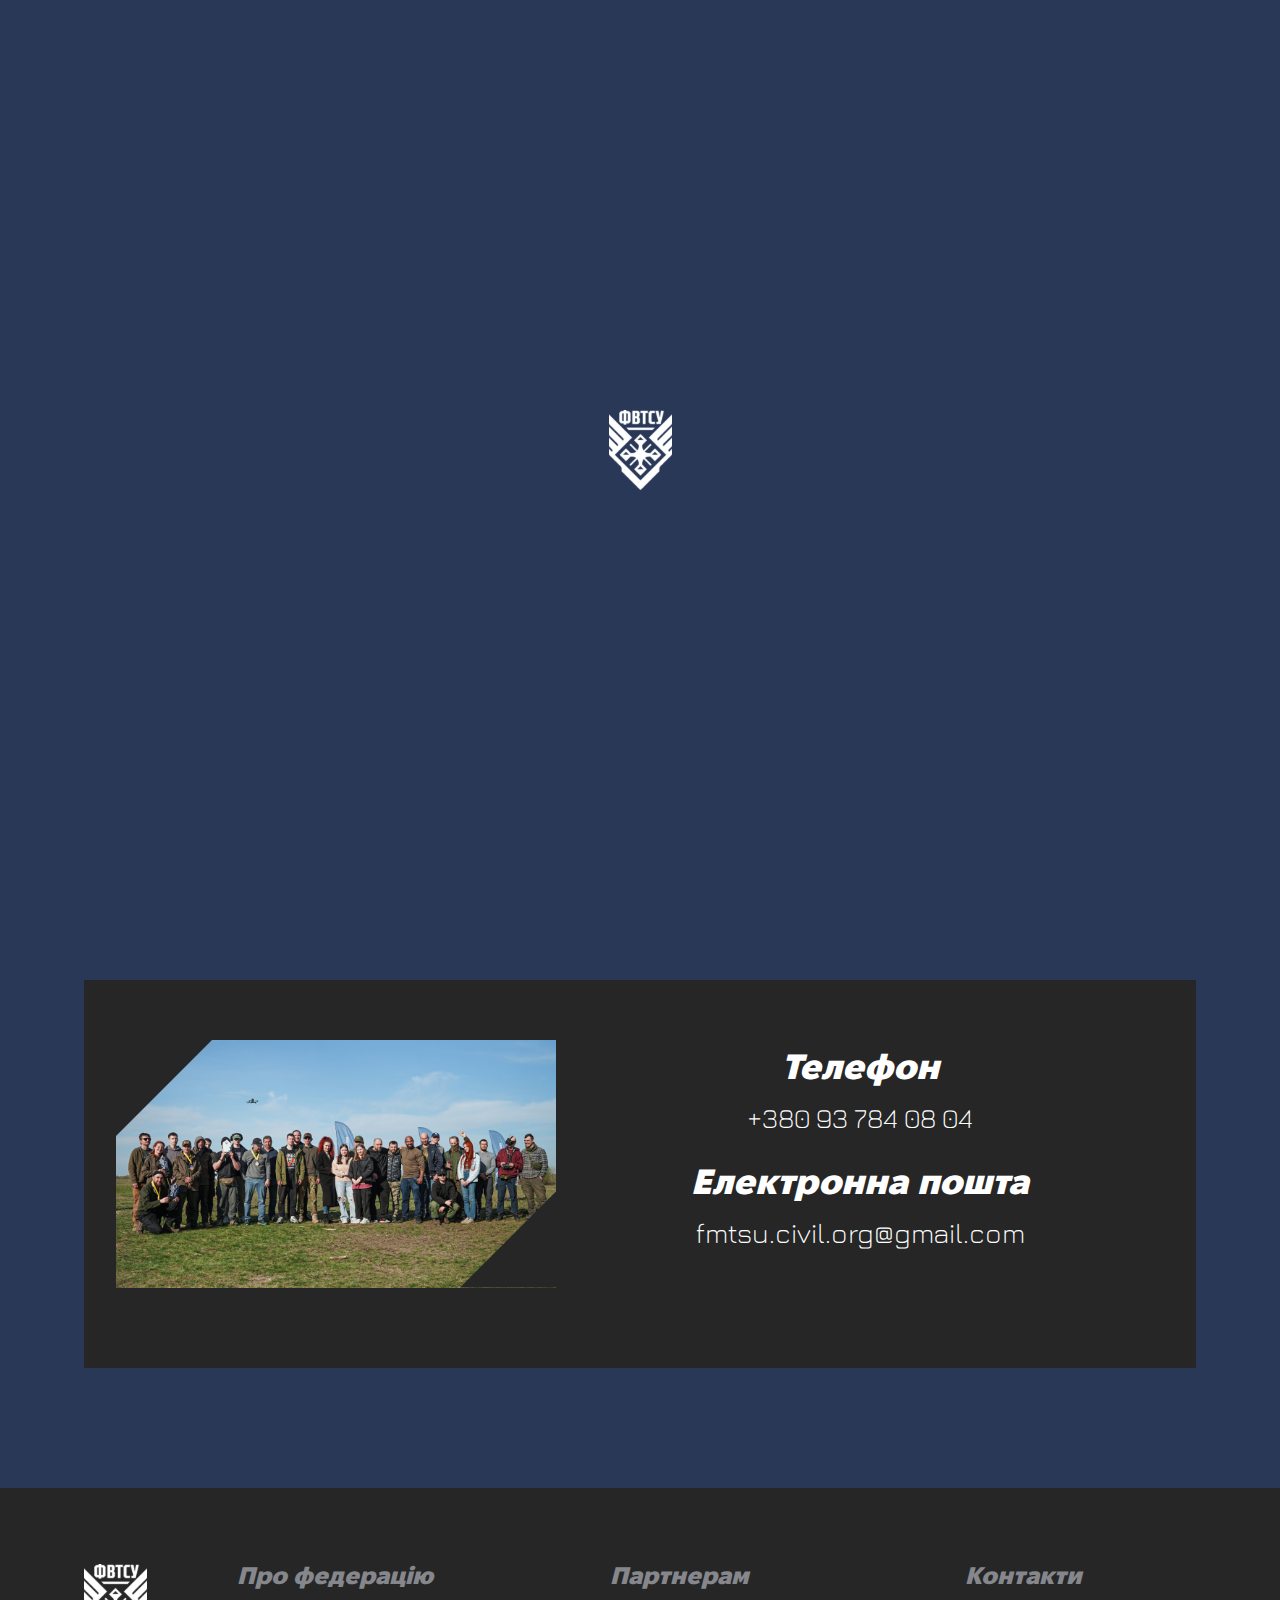
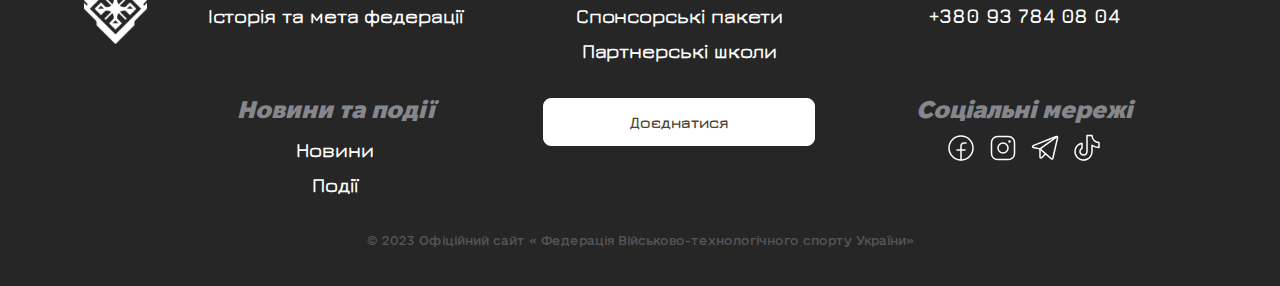
<file: contacts.html>
<!DOCTYPE html>
<html lang="ua">
  <head>
    <title>Контакти</title>
    <meta charset="UTF-8" />
    <meta name="format-detection" content="telephone=no" />
    
    <link rel="shortcut icon" href="/assets/favicon-vBQmo7f2.ico" />
    <meta name="robots" content="noindex, nofollow" />
    <meta name="viewport" content="width=device-width, initial-scale=1.0" />
    <style>
  /* NOTE: Styles for normal work of preloader */
  body {
    overflow: hidden;
    display: flex;
    justify-content: center;
    align-items: center;
    height: 100vh;
  }
  .wrapper {
    display: none;
  }
</style>

    <script type="module" crossorigin src="/assets/app-DRvUi_cD.js"></script>
    <link rel="stylesheet" crossorigin href="/assets/app-Cood7tHZ.css">
  </head>
  <body>
    <div class="wrapper">
      <header class="header">
  <div class="header__container">
    <div class="header__menu menu">
      <a href="./" class="logo">
        <img src="/assets/logo-CAb-GeRi.svg" alt="logo" class="logo__img" />
      </a>
      <nav class="menu__body">
        <ul class="menu__list">
          <li>
            <a href="./about.html" class="menu__link link">Про федерацію</a>
          </li>
          <li>
            <a href="./news.html" class="menu__link link">Новини</a>
          </li>
          <li>
            <a href="./event-calendar.html" class="menu__link link">Події</a>
          </li>
          <li>
            <a href="./partners.html" class="menu__link link">Партнерам</a>
          </li>
          <li>
            <a href="./contacts.html" class="menu__link link">Контакти</a>
          </li>
        </ul>
      </nav>
      <button
        type="button"
        data-popup="#popup"
        class="header__button button button_small button_contained button_white"
      >
        Доєднатися
      </button>
      <div class="menu__icon icon-menu">
        <span></span>
        <span></span>
        <span></span>
      </div>
    </div>
  </div>
</header>

      <main class="page page_contacts contacts-page">
        <section class="contacts-page__hero contacts-page-hero">
          <div class="contacts-page-hero__container">
            <div class="contacts-page-hero__wrapper">
              <img
                class="contacts-page-hero__img"
                src="/assets/logo-CAb-GeRi.svg"
                alt="Image"
              />
              <h1 class="contacts-page-hero__title heading-h2">Контакти</h1>
            </div>
          </div>
          <img
            class="contacts-page-hero__bg-img"
            src="/assets/contacts-bg-CCkmWS1d.png"
            alt="First screen background"
          />
        </section>
        <section class="contacts-page__contacts our-contacts">
          <div class="our-contacts__container">
            <div class="our-contacts__wrapper">
              <div class="our-contacts__img">
                <img src="/assets/our-team-Bartt7Yo.jpg" alt="Our Team" />
              </div>
              <div class="our-contacts__content">
                <div class="our-contacts__item">
                  <h3 class="our-contacts__heading">Телефон</h3>
                  <a href="tel:+380937840804" class="our-contacts__link">
                    +380 93 784 08 04
                  </a>
                </div>
                <div class="our-contacts__item">
                  <h3 class="our-contacts__heading">Електронна пошта</h3>
                  <a href="mailto:/" class="our-contacts__link">
                    fmtsu.civil.org@gmail.com
                  </a>
                </div>
              </div>
            </div>
          </div>
        </section>
      </main>
      <footer class="footer">
  <div class="footer__container">
    <div class="footer__top">
      <a href="./" class="logo">
        <img src="/assets/logo-CAb-GeRi.svg" alt="logo" class="logo__img" />
      </a>
      <div class="footer__wrapper">
        <div class="footer__item footer-item">
          <h3 class="footer-item__heading">Про федерацію</h3>
          <ul class="footer-item__list">
            <li>
              <a href="./" class="footer-item__link link">
                Історія та мета федерації
              </a>
            </li>
          </ul>
        </div>
        <div class="footer__item footer-item">
          <h3 class="footer-item__heading">Партнерам</h3>
          <ul class="footer-item__list">
            <li>
              <a href="./" class="footer-item__link link">
                Спонсорські пакети
              </a>
            </li>
            <li>
              <a href="./" class="footer-item__link link"> Партнерські школи </a>
            </li>
          </ul>
        </div>
        <div class="footer__item footer-item">
          <h3 class="footer-item__heading">Контакти</h3>
          <ul class="footer-item__list">
            <li>
              <a href="tel:+380937840804" class="footer-item__link link">
                +380 93 784 08 04
              </a>
            </li>
          </ul>
        </div>
        <div class="footer__item footer-item">
          <h3 class="footer-item__heading">Новини та події</h3>
          <ul class="footer-item__list">
            <li>
              <a href="./" class="footer-item__link link"> Новини </a>
            </li>
            <li>
              <a href="./" class="footer-item__link link"> Події </a>
            </li>
          </ul>
        </div>
        <div class="footer__item footer-item footer-item_hide-mobile">
          <button
            type="button"
            data-popup="#popup"
            class="footer-item__button button button_medium button_contained"
          >
            Доєднатися
          </button>
        </div>
        <div class="footer__item footer-item">
          <h3 class="footer-item__heading">Соціальні мережі</h3>
          <ul class="footer-item__list social-list">
            <li>
              <a
                href="https://www.facebook.com/share/Pe1ffLr21Z8zmuDx/?mibextid=LQQJ4d"
                class="social-list__item"
              >
                <img
                  src="data:image/svg+xml,%3csvg%20width='32'%20height='32'%20viewBox='0%200%2032%2032'%20fill='none'%20xmlns='http://www.w3.org/2000/svg'%3e%3cpath%20d='M16%2028C22.6274%2028%2028%2022.6274%2028%2016C28%209.37258%2022.6274%204%2016%204C9.37258%204%204%209.37258%204%2016C4%2022.6274%209.37258%2028%2016%2028Z'%20stroke='white'%20stroke-width='1.5'%20stroke-linecap='round'%20stroke-linejoin='round'/%3e%3cpath%20d='M21%2011H19C18.6056%2010.9984%2018.2147%2011.0748%2017.85%2011.225C17.4853%2011.3752%2017.1539%2011.5961%2016.875%2011.875C16.5961%2012.1539%2016.3752%2012.4853%2016.225%2012.85C16.0748%2013.2147%2015.9984%2013.6056%2016%2014V28'%20stroke='white'%20stroke-width='1.5'%20stroke-linecap='round'%20stroke-linejoin='round'/%3e%3cpath%20d='M12%2018H20'%20stroke='white'%20stroke-width='1.5'%20stroke-linecap='round'%20stroke-linejoin='round'/%3e%3c/svg%3e"
                  alt="Facebook"
                  class="social-list__icon"
                />
              </a>
            </li>
            <li>
              <a
                href="https://www.instagram.com/co_fmtsu?igsh=OXFjd2xheHpuZ2cw"
                class="social-list__item"
              >
                <img
                  src="data:image/svg+xml,%3csvg%20width='32'%20height='32'%20viewBox='0%200%2032%2032'%20fill='none'%20xmlns='http://www.w3.org/2000/svg'%3e%3cpath%20d='M16%2021C18.7614%2021%2021%2018.7614%2021%2016C21%2013.2386%2018.7614%2011%2016%2011C13.2386%2011%2011%2013.2386%2011%2016C11%2018.7614%2013.2386%2021%2016%2021Z'%20stroke='white'%20stroke-width='1.5'%20stroke-linecap='round'%20stroke-linejoin='round'/%3e%3cpath%20d='M21.5%204.5H10.5C7.18629%204.5%204.5%207.18629%204.5%2010.5V21.5C4.5%2024.8137%207.18629%2027.5%2010.5%2027.5H21.5C24.8137%2027.5%2027.5%2024.8137%2027.5%2021.5V10.5C27.5%207.18629%2024.8137%204.5%2021.5%204.5Z'%20stroke='white'%20stroke-width='1.5'%20stroke-linecap='round'%20stroke-linejoin='round'/%3e%3cpath%20d='M22.5%2010.75C23.1904%2010.75%2023.75%2010.1904%2023.75%209.5C23.75%208.80964%2023.1904%208.25%2022.5%208.25C21.8096%208.25%2021.25%208.80964%2021.25%209.5C21.25%2010.1904%2021.8096%2010.75%2022.5%2010.75Z'%20fill='white'/%3e%3c/svg%3e"
                  alt="Instagram"
                  class="social-list__icon"
                />
              </a>
            </li>
            <li>
              <a href="./" class="social-list__item">
                <img
                  src="data:image/svg+xml,%3csvg%20width='32'%20height='32'%20viewBox='0%200%2032%2032'%20fill='none'%20xmlns='http://www.w3.org/2000/svg'%3e%3cpath%20d='M11.0001%2016.8625L22.2376%2026.75C22.3675%2026.865%2022.525%2026.9442%2022.6948%2026.9799C22.8645%2027.0156%2023.0406%2027.0065%2023.2058%2026.9535C23.371%2026.9006%2023.5195%2026.8056%2023.6369%2026.6779C23.7542%2026.5501%2023.8363%2026.3941%2023.8751%2026.225L28.5751%205.70004C28.6145%205.52327%2028.6052%205.33913%2028.5481%205.16726C28.4911%204.99538%2028.3884%204.84224%2028.2511%204.72417C28.1137%204.6061%2027.9469%204.52753%2027.7684%204.49686C27.59%204.4662%2027.4065%204.48457%2027.2376%204.55004L4.16263%2013.6125C3.23763%2013.975%203.36263%2015.325%204.33763%2015.525L11.0001%2016.8625Z'%20stroke='white'%20stroke-width='1.5'%20stroke-linecap='round'%20stroke-linejoin='round'/%3e%3cpath%20d='M11%2016.8627L28.0125%204.5752'%20stroke='white'%20stroke-width='1.5'%20stroke-linecap='round'%20stroke-linejoin='round'/%3e%3cpath%20d='M16.6125%2021.7998L12.7125%2025.6998C12.5734%2025.8411%2012.3954%2025.9378%2012.2011%2025.9777C12.0069%2026.0176%2011.8052%2025.9988%2011.6216%2025.9238C11.4381%2025.8488%2011.281%2025.7209%2011.1703%2025.5563C11.0596%2025.3918%2011.0003%2025.1981%2011%2024.9998V16.8623'%20stroke='white'%20stroke-width='1.5'%20stroke-linecap='round'%20stroke-linejoin='round'/%3e%3c/svg%3e"
                  alt="Telegram"
                  class="social-list__icon"
                />
              </a>
            </li>
            <li>
              <a href="./" class="social-list__item">
                <img
                  src="data:image/svg+xml,%3csvg%20width='32'%20height='32'%20viewBox='0%200%2032%2032'%20fill='none'%20xmlns='http://www.w3.org/2000/svg'%3e%3cpath%20d='M21%2013.25C23.04%2014.7147%2025.4886%2015.5018%2028%2015.5V10.5C26.1435%2010.5%2024.363%209.7625%2023.0503%208.44975C21.7375%207.13699%2021%205.35652%2021%203.5H16V19.5C16%2020.1263%2015.8318%2020.7412%2015.5132%2021.2804C15.1945%2021.8197%2014.737%2022.2635%2014.1884%2022.5656C13.6397%2022.8678%2013.02%2023.0171%2012.394%2022.9982C11.7679%2022.9792%2011.1584%2022.7926%2010.6291%2022.4578C10.0997%2022.1229%209.66993%2021.6522%209.38451%2021.0947C9.09909%2020.5372%208.96852%2019.9132%209.00641%2019.288C9.0443%2018.6628%209.24927%2018.0593%209.59993%2017.5403C9.95059%2017.0213%2010.4341%2016.6059%2011%2016.3375V11.1375C9.40822%2011.4229%207.93089%2012.1564%206.7414%2013.252C5.55192%2014.3476%204.69966%2015.7598%204.28466%2017.3228C3.86965%2018.8858%203.90913%2020.5347%204.39846%2022.0761C4.88779%2023.6174%205.80666%2024.9872%207.04722%2026.0246C8.28777%2027.062%209.79852%2027.724%2011.4021%2027.9329C13.0057%2028.1418%2014.6357%2027.8889%2016.1006%2027.2038C17.5655%2026.5188%2018.8046%2025.4301%2019.6724%2024.0655C20.5402%2022.701%2021.0008%2021.1172%2021%2019.5V13.25Z'%20stroke='white'%20stroke-width='1.5'%20stroke-linecap='round'%20stroke-linejoin='round'/%3e%3c/svg%3e"
                  alt="TikTok"
                  class="social-list__icon"
                />
              </a>
            </li>
          </ul>
        </div>
        <div class="footer__item footer-item footer-item_show-mobile">
          <button
            type="button"
            data-popup="#popup"
            class="footer-item__button button button_medium button_contained"
          >
            Доєднатися
          </button>
        </div>
      </div>
    </div>
    <p class="footer__copy">
      © 2023 Офіційний сайт « Федерація Військово-технологічного спорту України»
    </p>
  </div>
</footer>


      <div id="popup" aria-hidden="true" class="popup">
  <div class="popup__wrapper">
    <div class="popup__content">
      <button data-close type="button" class="popup__close">
        <span></span>
        <span></span>
      </button>
      <form
        id="entry_form"
        name="entry_form"
        class="about-form__form form-about"
      >
        <h3 class="form-about__heading">Ваша заявка</h3>
        <div class="form-about__content">
          <div class="form-about__row">
            <div class="form-about__item">
              <label for="form-about-fullName-input" class="form-about__label">
                ПІБ<span class="asterisk">*</span>
              </label>
              <input
                autocomplete="off"
                type="text"
                name="entry_form[full_name]"
                data-error="Помилка"
                placeholder="Введіть ваше ПІБ"
                class="form-about__input"
                id="form-about-fullName-input"
                required
              />
            </div>
          </div>
          <div class="form-about__row">
            <div class="form-about__item">
              <label for="form-about-email-input" class="form-about__label">
                Електронна пошта<span class="asterisk">*</span>
              </label>
              <input
                autocomplete="on"
                type="email"
                name="entry_form[email]"
                data-error="Помилка"
                placeholder="Введіть ваш email"
                class="form-about__input"
                id="form-about-email-input"
                required
              />
            </div>
          </div>
          <div class="form-about__row">
            <div class="form-about__item">
              <label for="form-about-city-input" class="form-about__label">
                Місто<span class="asterisk">*</span>
              </label>
              <input
                autocomplete="off"
                type="text"
                name="entry_form[city]"
                data-error="Помилка"
                placeholder="Введіть ваше місто"
                class="form-about__input"
                id="form-about-city-input"
                required
              />
            </div>
          </div>
          <div class="form-about__row">
            <div class="form-about__item">
              <label for="form-about-phone-input" class="form-about__label">
                Телефон
              </label>
              <input
                autocomplete="off"
                type="tel"
                name="entry_form[phone]"
                data-error="Помилка"
                placeholder="Введіть ваш телефон"
                value="+380"
                class="form-about__input"
                id="form-about-phone-input"
              />
            </div>
          </div>
          <div class="form-about__row form-about__row_full-width">
            <div class="form-about__item">
              <label for="form-about-date-input" class="form-about__label">
                Дата народження
              </label>
              <input
                autocomplete="off"
                type="text"
                name="entry_form[birthday]"
                data-error="Помилка"
                placeholder="Ваша дата народження"
                class="form-about__input"
                id="form-about-birthday-input"
                data-datepicker
              />
            </div>
          </div>
          <div class="form-about__row form-about__row_full-width">
            <div class="form-about__item">
              <label for="form-about-select-input" class="form-about__label">
                Чи маєте ви досвід у військово-технологічному спорті?
              </label>
              <select
                id="form-about-select-experience"
                name="entry_form[isHasExperience]"
                class="form-about__select select"
              >
                <option value="null" selected>Не обрано</option>
                <option value="true">Так</option>
                <option value="false">Ні</option>
              </select>
            </div>
          </div>
          <div class="form-about__row form-about__row_full-width">
            <div class="form-about__item">
              <label for="form-about-select-input" class="form-about__label">
                Який саме напрямок військово-технологічного спорту вас цікавить
                найбільше?
              </label>
              <select
                id="form-about-select-direction"
                name="entry_form[direction]"
                class="form-about__select select"
              >
                <option value="null" selected>Не обрано</option>
                <option value="2">Пункт №2</option>
                <option value="3">Пункт №3</option>
                <option value="4">Пункт №4</option>
                <option value="5">Пункт №4</option>
              </select>
            </div>
          </div>
          <div class="form-about__row form-about__row_full-width">
            <div class="form-about__item">
              <label for="form-about-select-input" class="form-about__label">
                Чи маєте ви питання або коментарі щодо членства в Федерації?
              </label>
              <textarea
                name="form[aaa]"
                id="form-about-textarea-input"
                class="form-about__textarea form-about__input"
                placeholder="Ваша відповідь"
              ></textarea>
            </div>
          </div>
        </div>
        <div class="form-about__row">
          <button
            type="submit"
            class="form-about__button button button_medium button_contained button_white"
          >
            Доєднатися
          </button>
        </div>
      </form>
    </div>
  </div>
</div>

    </div>
    <div class="preloader">
  <div class="preloader__body">
    <img class="preloader__logo" src="/assets/logo-CAb-GeRi.svg" alt="logo" />
  </div>
</div>

  </body>
</html>
</file>
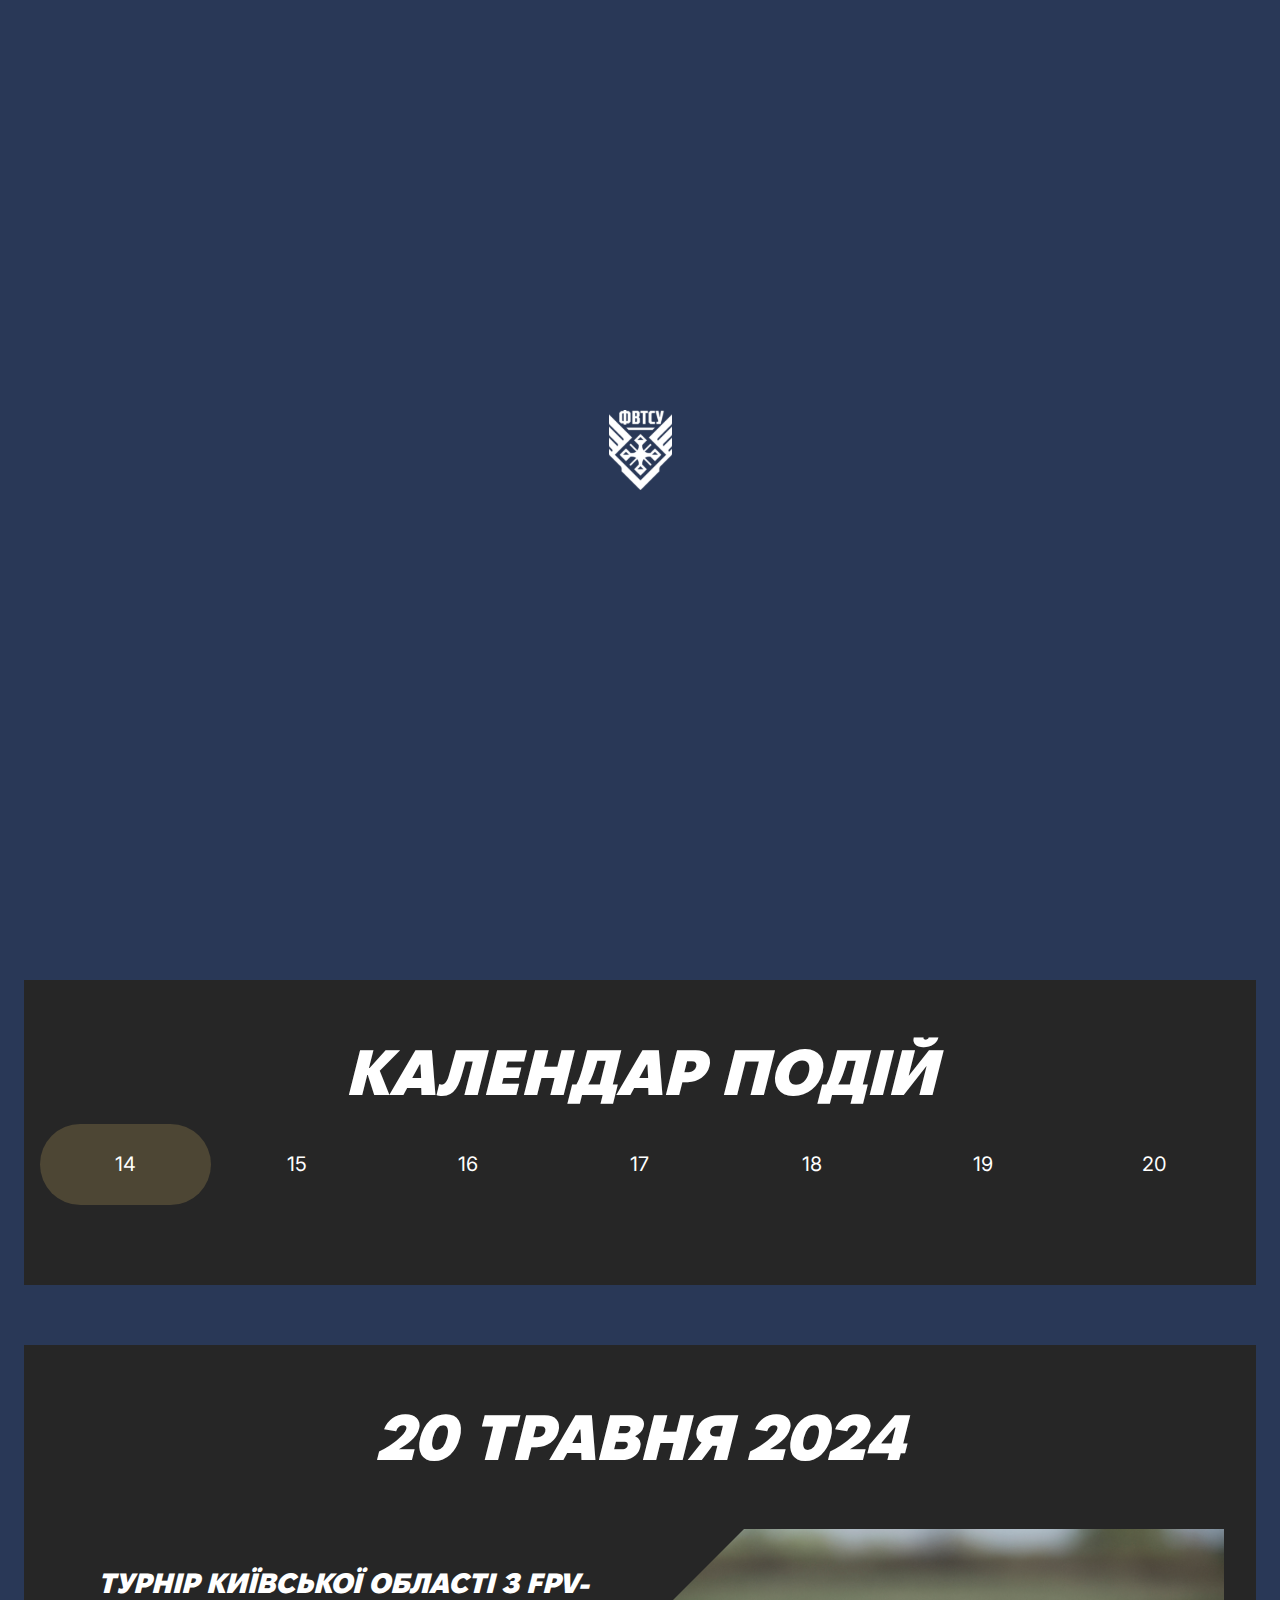
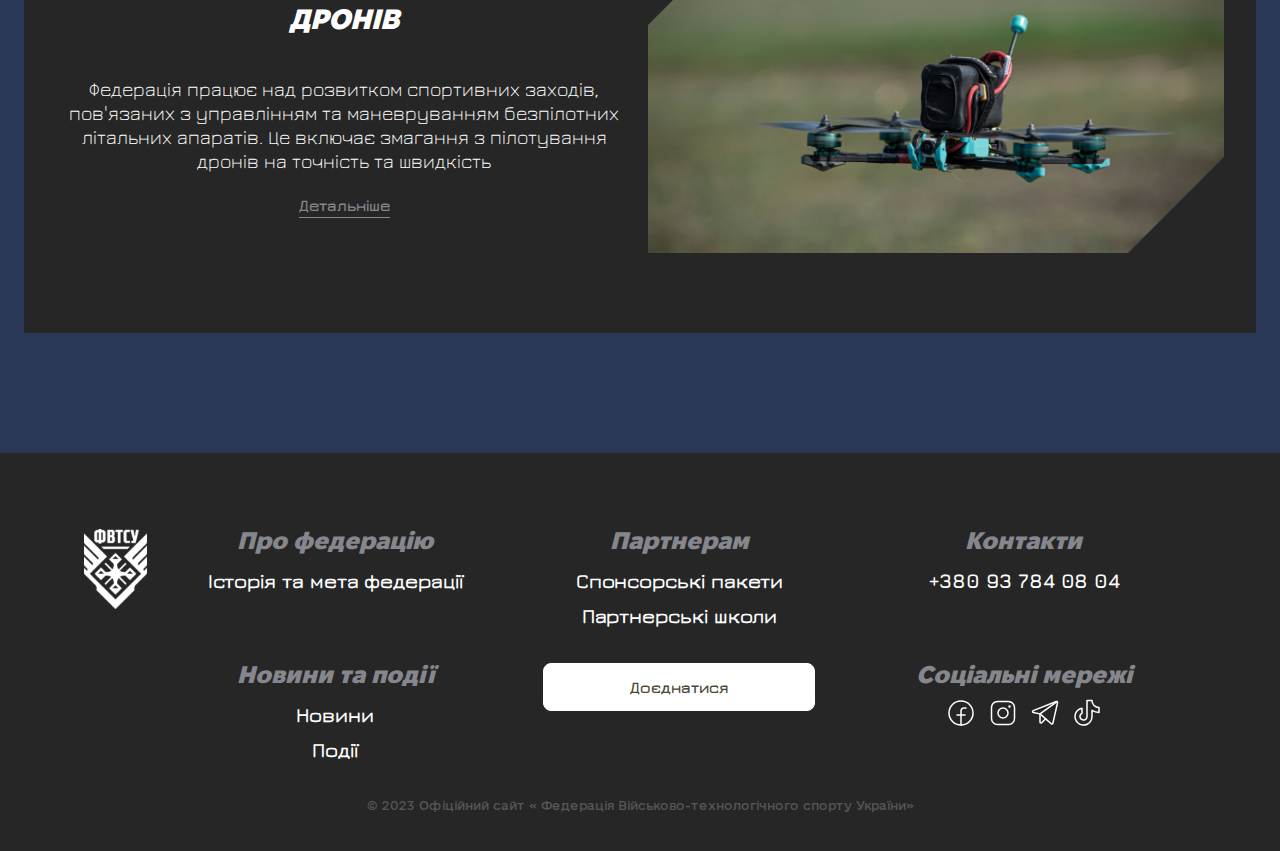
<file: event-calendar.html>
<!DOCTYPE html>
<html lang="ua">
  <head>
    <title>Календар подій</title>
    <meta charset="UTF-8" />
    <meta name="format-detection" content="telephone=no" />
    
    <link rel="shortcut icon" href="/assets/favicon-vBQmo7f2.ico" />
    <meta name="robots" content="noindex, nofollow" />
    <meta name="viewport" content="width=device-width, initial-scale=1.0" />
    <style>
  /* NOTE: Styles for normal work of preloader */
  body {
    overflow: hidden;
    display: flex;
    justify-content: center;
    align-items: center;
    height: 100vh;
  }
  .wrapper {
    display: none;
  }
</style>

    <script type="module" crossorigin src="/assets/app-DRvUi_cD.js"></script>
    <link rel="stylesheet" crossorigin href="/assets/app-Cood7tHZ.css">
  </head>
  <body>
    <div class="wrapper">
      <header class="header">
  <div class="header__container">
    <div class="header__menu menu">
      <a href="./" class="logo">
        <img src="/assets/logo-CAb-GeRi.svg" alt="logo" class="logo__img" />
      </a>
      <nav class="menu__body">
        <ul class="menu__list">
          <li>
            <a href="./about.html" class="menu__link link">Про федерацію</a>
          </li>
          <li>
            <a href="./news.html" class="menu__link link">Новини</a>
          </li>
          <li>
            <a href="./event-calendar.html" class="menu__link link">Події</a>
          </li>
          <li>
            <a href="./partners.html" class="menu__link link">Партнерам</a>
          </li>
          <li>
            <a href="./contacts.html" class="menu__link link">Контакти</a>
          </li>
        </ul>
      </nav>
      <button
        type="button"
        data-popup="#popup"
        class="header__button button button_small button_contained button_white"
      >
        Доєднатися
      </button>
      <div class="menu__icon icon-menu">
        <span></span>
        <span></span>
        <span></span>
      </div>
    </div>
  </div>
</header>

      <main class="page page_event-calendar event-calendar-page">
        <section class="event-calendar-page__hero event-calendar-page-hero">
          <div class="event-calendar-page-hero__container">
            <div class="event-calendar-page-hero__wrapper">
              <div class="first-screen-title-box">
                <img
                  class="first-screen-title-box__img"
                  src="/assets/logo-CAb-GeRi.svg"
                  alt="Image"
                />
                <h1 class="first-screen-title-box__title heading-h2">ПОДІЇ</h1>
              </div>
            </div>
          </div>
          <img
            class="event-calendar-page-hero__bg-img"
            src="/assets/calendar-event-bg-BZx0VXHX.png"
            alt="First screen background"
          />
        </section>
        <section
          class="event-calendar-page__calendar-event-section calendar-event-section"
        >
          <div class="calendar-event-section__container">
            <div class="calendar-event-section__calendar-event calendar-event">
              <div class="calendar-event__wrapper">
                <h2 class="calendar-event__heading heading-h2">
                  Календар подій
                </h2>
                <div class="calendar-event__content">
                  <!-- 
                  For the: 
                  selected date => calendar-event__item_selected,
                   -->
                  <!-- NOTE: For changing code search class EventCalendarModule -->
                  <button
                    class="calendar-event__item calendar-event__item_selected"
                  >
                    <time datetime="2024-04-14" class="calendar-event__date">
                      14
                    </time>
                  </button>
                  <button class="calendar-event__item">
                    <time datetime="2024-04-15" class="calendar-event__date">
                      15
                    </time>
                  </button>
                  <button class="calendar-event__item">
                    <time datetime="2024-04-16" class="calendar-event__date">
                      16
                    </time>
                  </button>
                  <button class="calendar-event__item">
                    <time datetime="2024-04-17" class="calendar-event__date">
                      17
                    </time>
                  </button>
                  <button class="calendar-event__item">
                    <time datetime="2024-04-18" class="calendar-event__date">
                      18
                    </time>
                  </button>
                  <button class="calendar-event__item">
                    <time datetime="2024-04-19" class="calendar-event__date">
                      19
                    </time>
                  </button>
                  <button class="calendar-event__item">
                    <time datetime="2024-04-20" class="calendar-event__date">
                      20
                    </time>
                  </button>
                </div>
              </div>
            </div>
          </div>
        </section>
        <section class="event-calendar-page__events event-calendar-events">
          <div class="event-calendar-events__container">
            <div class="event-calendar-events__content">
              <div class="event-calendar-events__item event-calendar-card">
                <h2 class="event-calendar-card__title heading-h2">
                  20 травня 2024
                </h2>
                <div class="event-calendar-card__body">
                  <div class="event-calendar-card__text-box">
                    <h3 class="event-calendar-card__heading">
                      турнір Київської області з FPV-дронів
                    </h3>
                    <p class="event-calendar-card__text">
                      Федерація працює над розвитком спортивних заходів,
                      пов'язаних з управлінням та маневруванням безпілотних
                      літальних апаратів. Це включає змагання з пілотування
                      дронів на точність та швидкість
                    </p>
                    <a
                      href="./inner-event.html"
                      class="event-calendar-card__link"
                      >Детальніше</a
                    >
                  </div>
                  <div class="event-calendar-card__img">
                    <img
                      src="/assets/description-item-1-CrD-vhFf.png"
                      alt="Our Destinations"
                    />
                  </div>
                </div>
              </div>
            </div>
          </div>
        </section>
      </main>
      <footer class="footer">
  <div class="footer__container">
    <div class="footer__top">
      <a href="./" class="logo">
        <img src="/assets/logo-CAb-GeRi.svg" alt="logo" class="logo__img" />
      </a>
      <div class="footer__wrapper">
        <div class="footer__item footer-item">
          <h3 class="footer-item__heading">Про федерацію</h3>
          <ul class="footer-item__list">
            <li>
              <a href="./" class="footer-item__link link">
                Історія та мета федерації
              </a>
            </li>
          </ul>
        </div>
        <div class="footer__item footer-item">
          <h3 class="footer-item__heading">Партнерам</h3>
          <ul class="footer-item__list">
            <li>
              <a href="./" class="footer-item__link link">
                Спонсорські пакети
              </a>
            </li>
            <li>
              <a href="./" class="footer-item__link link"> Партнерські школи </a>
            </li>
          </ul>
        </div>
        <div class="footer__item footer-item">
          <h3 class="footer-item__heading">Контакти</h3>
          <ul class="footer-item__list">
            <li>
              <a href="tel:+380937840804" class="footer-item__link link">
                +380 93 784 08 04
              </a>
            </li>
          </ul>
        </div>
        <div class="footer__item footer-item">
          <h3 class="footer-item__heading">Новини та події</h3>
          <ul class="footer-item__list">
            <li>
              <a href="./" class="footer-item__link link"> Новини </a>
            </li>
            <li>
              <a href="./" class="footer-item__link link"> Події </a>
            </li>
          </ul>
        </div>
        <div class="footer__item footer-item footer-item_hide-mobile">
          <button
            type="button"
            data-popup="#popup"
            class="footer-item__button button button_medium button_contained"
          >
            Доєднатися
          </button>
        </div>
        <div class="footer__item footer-item">
          <h3 class="footer-item__heading">Соціальні мережі</h3>
          <ul class="footer-item__list social-list">
            <li>
              <a
                href="https://www.facebook.com/share/Pe1ffLr21Z8zmuDx/?mibextid=LQQJ4d"
                class="social-list__item"
              >
                <img
                  src="data:image/svg+xml,%3csvg%20width='32'%20height='32'%20viewBox='0%200%2032%2032'%20fill='none'%20xmlns='http://www.w3.org/2000/svg'%3e%3cpath%20d='M16%2028C22.6274%2028%2028%2022.6274%2028%2016C28%209.37258%2022.6274%204%2016%204C9.37258%204%204%209.37258%204%2016C4%2022.6274%209.37258%2028%2016%2028Z'%20stroke='white'%20stroke-width='1.5'%20stroke-linecap='round'%20stroke-linejoin='round'/%3e%3cpath%20d='M21%2011H19C18.6056%2010.9984%2018.2147%2011.0748%2017.85%2011.225C17.4853%2011.3752%2017.1539%2011.5961%2016.875%2011.875C16.5961%2012.1539%2016.3752%2012.4853%2016.225%2012.85C16.0748%2013.2147%2015.9984%2013.6056%2016%2014V28'%20stroke='white'%20stroke-width='1.5'%20stroke-linecap='round'%20stroke-linejoin='round'/%3e%3cpath%20d='M12%2018H20'%20stroke='white'%20stroke-width='1.5'%20stroke-linecap='round'%20stroke-linejoin='round'/%3e%3c/svg%3e"
                  alt="Facebook"
                  class="social-list__icon"
                />
              </a>
            </li>
            <li>
              <a
                href="https://www.instagram.com/co_fmtsu?igsh=OXFjd2xheHpuZ2cw"
                class="social-list__item"
              >
                <img
                  src="data:image/svg+xml,%3csvg%20width='32'%20height='32'%20viewBox='0%200%2032%2032'%20fill='none'%20xmlns='http://www.w3.org/2000/svg'%3e%3cpath%20d='M16%2021C18.7614%2021%2021%2018.7614%2021%2016C21%2013.2386%2018.7614%2011%2016%2011C13.2386%2011%2011%2013.2386%2011%2016C11%2018.7614%2013.2386%2021%2016%2021Z'%20stroke='white'%20stroke-width='1.5'%20stroke-linecap='round'%20stroke-linejoin='round'/%3e%3cpath%20d='M21.5%204.5H10.5C7.18629%204.5%204.5%207.18629%204.5%2010.5V21.5C4.5%2024.8137%207.18629%2027.5%2010.5%2027.5H21.5C24.8137%2027.5%2027.5%2024.8137%2027.5%2021.5V10.5C27.5%207.18629%2024.8137%204.5%2021.5%204.5Z'%20stroke='white'%20stroke-width='1.5'%20stroke-linecap='round'%20stroke-linejoin='round'/%3e%3cpath%20d='M22.5%2010.75C23.1904%2010.75%2023.75%2010.1904%2023.75%209.5C23.75%208.80964%2023.1904%208.25%2022.5%208.25C21.8096%208.25%2021.25%208.80964%2021.25%209.5C21.25%2010.1904%2021.8096%2010.75%2022.5%2010.75Z'%20fill='white'/%3e%3c/svg%3e"
                  alt="Instagram"
                  class="social-list__icon"
                />
              </a>
            </li>
            <li>
              <a href="./" class="social-list__item">
                <img
                  src="data:image/svg+xml,%3csvg%20width='32'%20height='32'%20viewBox='0%200%2032%2032'%20fill='none'%20xmlns='http://www.w3.org/2000/svg'%3e%3cpath%20d='M11.0001%2016.8625L22.2376%2026.75C22.3675%2026.865%2022.525%2026.9442%2022.6948%2026.9799C22.8645%2027.0156%2023.0406%2027.0065%2023.2058%2026.9535C23.371%2026.9006%2023.5195%2026.8056%2023.6369%2026.6779C23.7542%2026.5501%2023.8363%2026.3941%2023.8751%2026.225L28.5751%205.70004C28.6145%205.52327%2028.6052%205.33913%2028.5481%205.16726C28.4911%204.99538%2028.3884%204.84224%2028.2511%204.72417C28.1137%204.6061%2027.9469%204.52753%2027.7684%204.49686C27.59%204.4662%2027.4065%204.48457%2027.2376%204.55004L4.16263%2013.6125C3.23763%2013.975%203.36263%2015.325%204.33763%2015.525L11.0001%2016.8625Z'%20stroke='white'%20stroke-width='1.5'%20stroke-linecap='round'%20stroke-linejoin='round'/%3e%3cpath%20d='M11%2016.8627L28.0125%204.5752'%20stroke='white'%20stroke-width='1.5'%20stroke-linecap='round'%20stroke-linejoin='round'/%3e%3cpath%20d='M16.6125%2021.7998L12.7125%2025.6998C12.5734%2025.8411%2012.3954%2025.9378%2012.2011%2025.9777C12.0069%2026.0176%2011.8052%2025.9988%2011.6216%2025.9238C11.4381%2025.8488%2011.281%2025.7209%2011.1703%2025.5563C11.0596%2025.3918%2011.0003%2025.1981%2011%2024.9998V16.8623'%20stroke='white'%20stroke-width='1.5'%20stroke-linecap='round'%20stroke-linejoin='round'/%3e%3c/svg%3e"
                  alt="Telegram"
                  class="social-list__icon"
                />
              </a>
            </li>
            <li>
              <a href="./" class="social-list__item">
                <img
                  src="data:image/svg+xml,%3csvg%20width='32'%20height='32'%20viewBox='0%200%2032%2032'%20fill='none'%20xmlns='http://www.w3.org/2000/svg'%3e%3cpath%20d='M21%2013.25C23.04%2014.7147%2025.4886%2015.5018%2028%2015.5V10.5C26.1435%2010.5%2024.363%209.7625%2023.0503%208.44975C21.7375%207.13699%2021%205.35652%2021%203.5H16V19.5C16%2020.1263%2015.8318%2020.7412%2015.5132%2021.2804C15.1945%2021.8197%2014.737%2022.2635%2014.1884%2022.5656C13.6397%2022.8678%2013.02%2023.0171%2012.394%2022.9982C11.7679%2022.9792%2011.1584%2022.7926%2010.6291%2022.4578C10.0997%2022.1229%209.66993%2021.6522%209.38451%2021.0947C9.09909%2020.5372%208.96852%2019.9132%209.00641%2019.288C9.0443%2018.6628%209.24927%2018.0593%209.59993%2017.5403C9.95059%2017.0213%2010.4341%2016.6059%2011%2016.3375V11.1375C9.40822%2011.4229%207.93089%2012.1564%206.7414%2013.252C5.55192%2014.3476%204.69966%2015.7598%204.28466%2017.3228C3.86965%2018.8858%203.90913%2020.5347%204.39846%2022.0761C4.88779%2023.6174%205.80666%2024.9872%207.04722%2026.0246C8.28777%2027.062%209.79852%2027.724%2011.4021%2027.9329C13.0057%2028.1418%2014.6357%2027.8889%2016.1006%2027.2038C17.5655%2026.5188%2018.8046%2025.4301%2019.6724%2024.0655C20.5402%2022.701%2021.0008%2021.1172%2021%2019.5V13.25Z'%20stroke='white'%20stroke-width='1.5'%20stroke-linecap='round'%20stroke-linejoin='round'/%3e%3c/svg%3e"
                  alt="TikTok"
                  class="social-list__icon"
                />
              </a>
            </li>
          </ul>
        </div>
        <div class="footer__item footer-item footer-item_show-mobile">
          <button
            type="button"
            data-popup="#popup"
            class="footer-item__button button button_medium button_contained"
          >
            Доєднатися
          </button>
        </div>
      </div>
    </div>
    <p class="footer__copy">
      © 2023 Офіційний сайт « Федерація Військово-технологічного спорту України»
    </p>
  </div>
</footer>

      <div id="popup" aria-hidden="true" class="popup">
  <div class="popup__wrapper">
    <div class="popup__content">
      <button data-close type="button" class="popup__close">
        <span></span>
        <span></span>
      </button>
      <form
        id="entry_form"
        name="entry_form"
        class="about-form__form form-about"
      >
        <h3 class="form-about__heading">Ваша заявка</h3>
        <div class="form-about__content">
          <div class="form-about__row">
            <div class="form-about__item">
              <label for="form-about-fullName-input" class="form-about__label">
                ПІБ<span class="asterisk">*</span>
              </label>
              <input
                autocomplete="off"
                type="text"
                name="entry_form[full_name]"
                data-error="Помилка"
                placeholder="Введіть ваше ПІБ"
                class="form-about__input"
                id="form-about-fullName-input"
                required
              />
            </div>
          </div>
          <div class="form-about__row">
            <div class="form-about__item">
              <label for="form-about-email-input" class="form-about__label">
                Електронна пошта<span class="asterisk">*</span>
              </label>
              <input
                autocomplete="on"
                type="email"
                name="entry_form[email]"
                data-error="Помилка"
                placeholder="Введіть ваш email"
                class="form-about__input"
                id="form-about-email-input"
                required
              />
            </div>
          </div>
          <div class="form-about__row">
            <div class="form-about__item">
              <label for="form-about-city-input" class="form-about__label">
                Місто<span class="asterisk">*</span>
              </label>
              <input
                autocomplete="off"
                type="text"
                name="entry_form[city]"
                data-error="Помилка"
                placeholder="Введіть ваше місто"
                class="form-about__input"
                id="form-about-city-input"
                required
              />
            </div>
          </div>
          <div class="form-about__row">
            <div class="form-about__item">
              <label for="form-about-phone-input" class="form-about__label">
                Телефон
              </label>
              <input
                autocomplete="off"
                type="tel"
                name="entry_form[phone]"
                data-error="Помилка"
                placeholder="Введіть ваш телефон"
                value="+380"
                class="form-about__input"
                id="form-about-phone-input"
              />
            </div>
          </div>
          <div class="form-about__row form-about__row_full-width">
            <div class="form-about__item">
              <label for="form-about-date-input" class="form-about__label">
                Дата народження
              </label>
              <input
                autocomplete="off"
                type="text"
                name="entry_form[birthday]"
                data-error="Помилка"
                placeholder="Ваша дата народження"
                class="form-about__input"
                id="form-about-birthday-input"
                data-datepicker
              />
            </div>
          </div>
          <div class="form-about__row form-about__row_full-width">
            <div class="form-about__item">
              <label for="form-about-select-input" class="form-about__label">
                Чи маєте ви досвід у військово-технологічному спорті?
              </label>
              <select
                id="form-about-select-experience"
                name="entry_form[isHasExperience]"
                class="form-about__select select"
              >
                <option value="null" selected>Не обрано</option>
                <option value="true">Так</option>
                <option value="false">Ні</option>
              </select>
            </div>
          </div>
          <div class="form-about__row form-about__row_full-width">
            <div class="form-about__item">
              <label for="form-about-select-input" class="form-about__label">
                Який саме напрямок військово-технологічного спорту вас цікавить
                найбільше?
              </label>
              <select
                id="form-about-select-direction"
                name="entry_form[direction]"
                class="form-about__select select"
              >
                <option value="null" selected>Не обрано</option>
                <option value="2">Пункт №2</option>
                <option value="3">Пункт №3</option>
                <option value="4">Пункт №4</option>
                <option value="5">Пункт №4</option>
              </select>
            </div>
          </div>
          <div class="form-about__row form-about__row_full-width">
            <div class="form-about__item">
              <label for="form-about-select-input" class="form-about__label">
                Чи маєте ви питання або коментарі щодо членства в Федерації?
              </label>
              <textarea
                name="form[aaa]"
                id="form-about-textarea-input"
                class="form-about__textarea form-about__input"
                placeholder="Ваша відповідь"
              ></textarea>
            </div>
          </div>
        </div>
        <div class="form-about__row">
          <button
            type="submit"
            class="form-about__button button button_medium button_contained button_white"
          >
            Доєднатися
          </button>
        </div>
      </form>
    </div>
  </div>
</div>

    </div>
    <div class="preloader">
  <div class="preloader__body">
    <img class="preloader__logo" src="/assets/logo-CAb-GeRi.svg" alt="logo" />
  </div>
</div>

  </body>
</html>
</file>
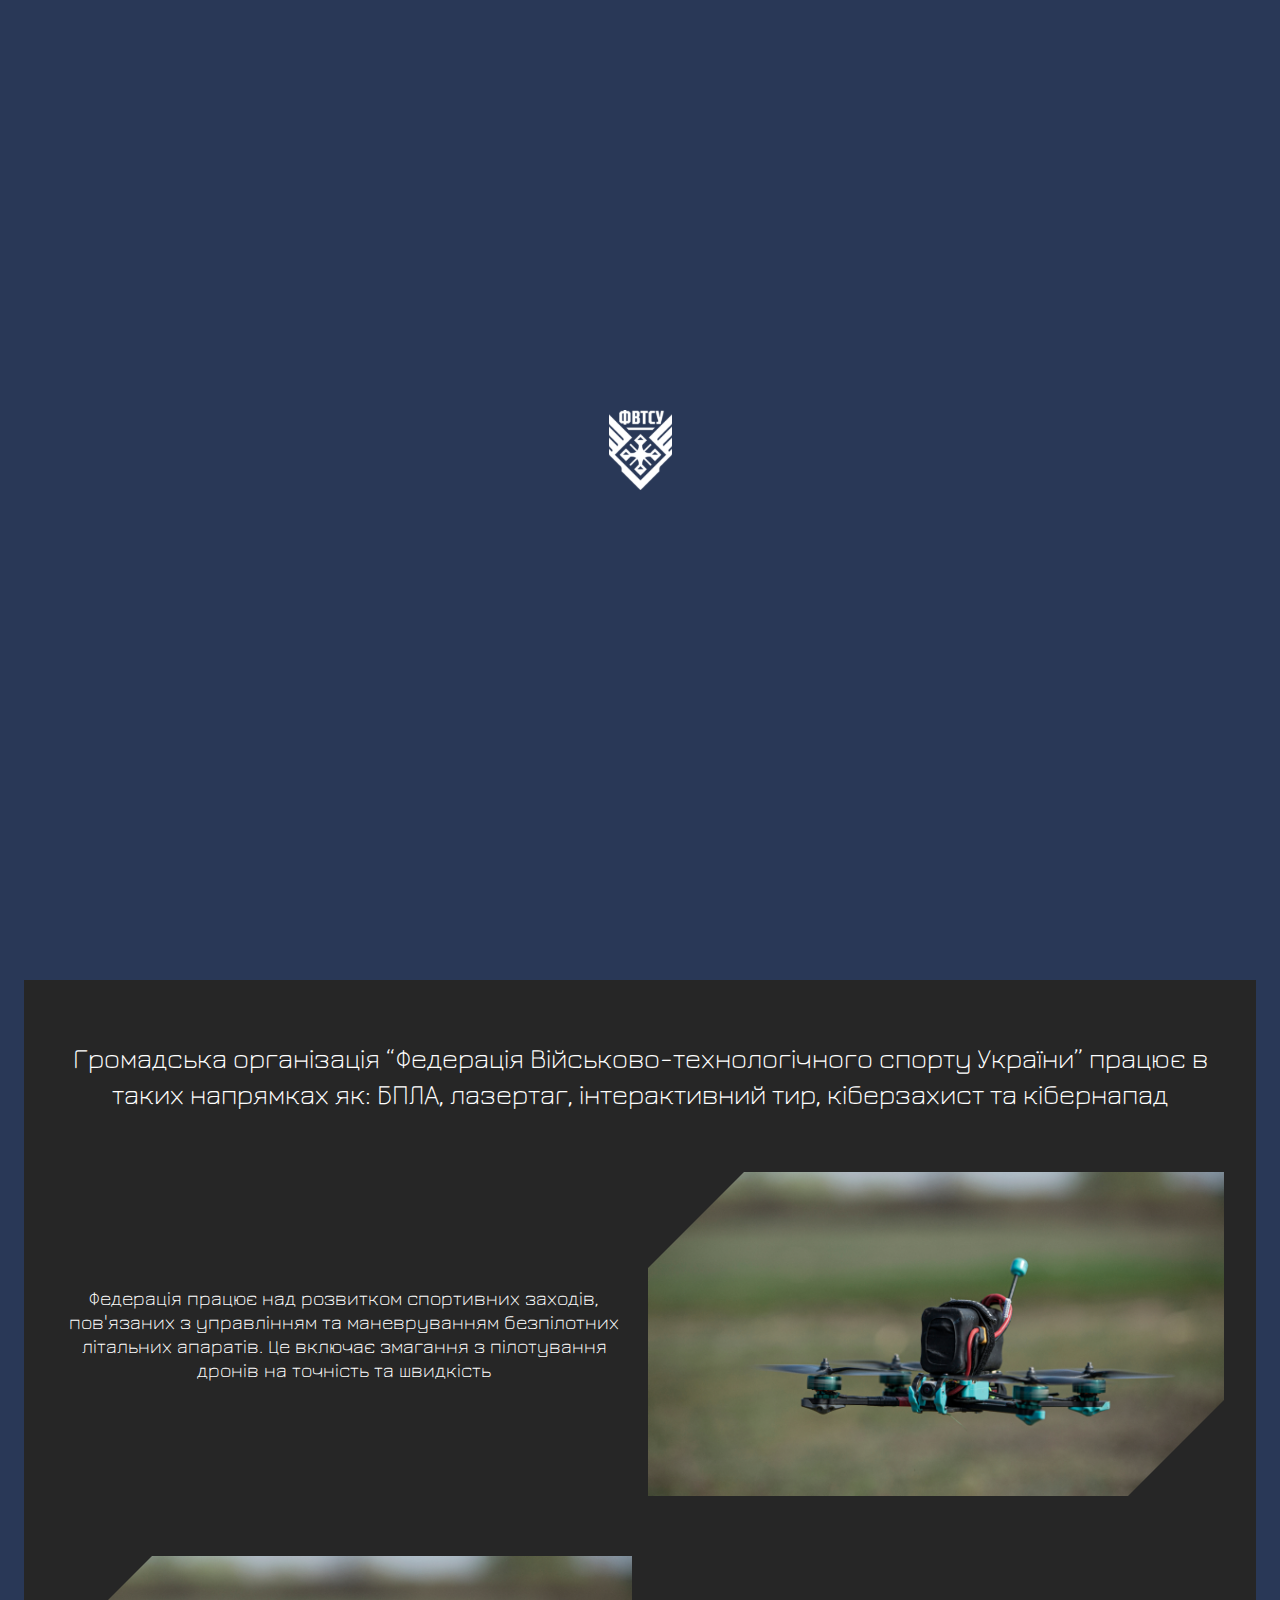
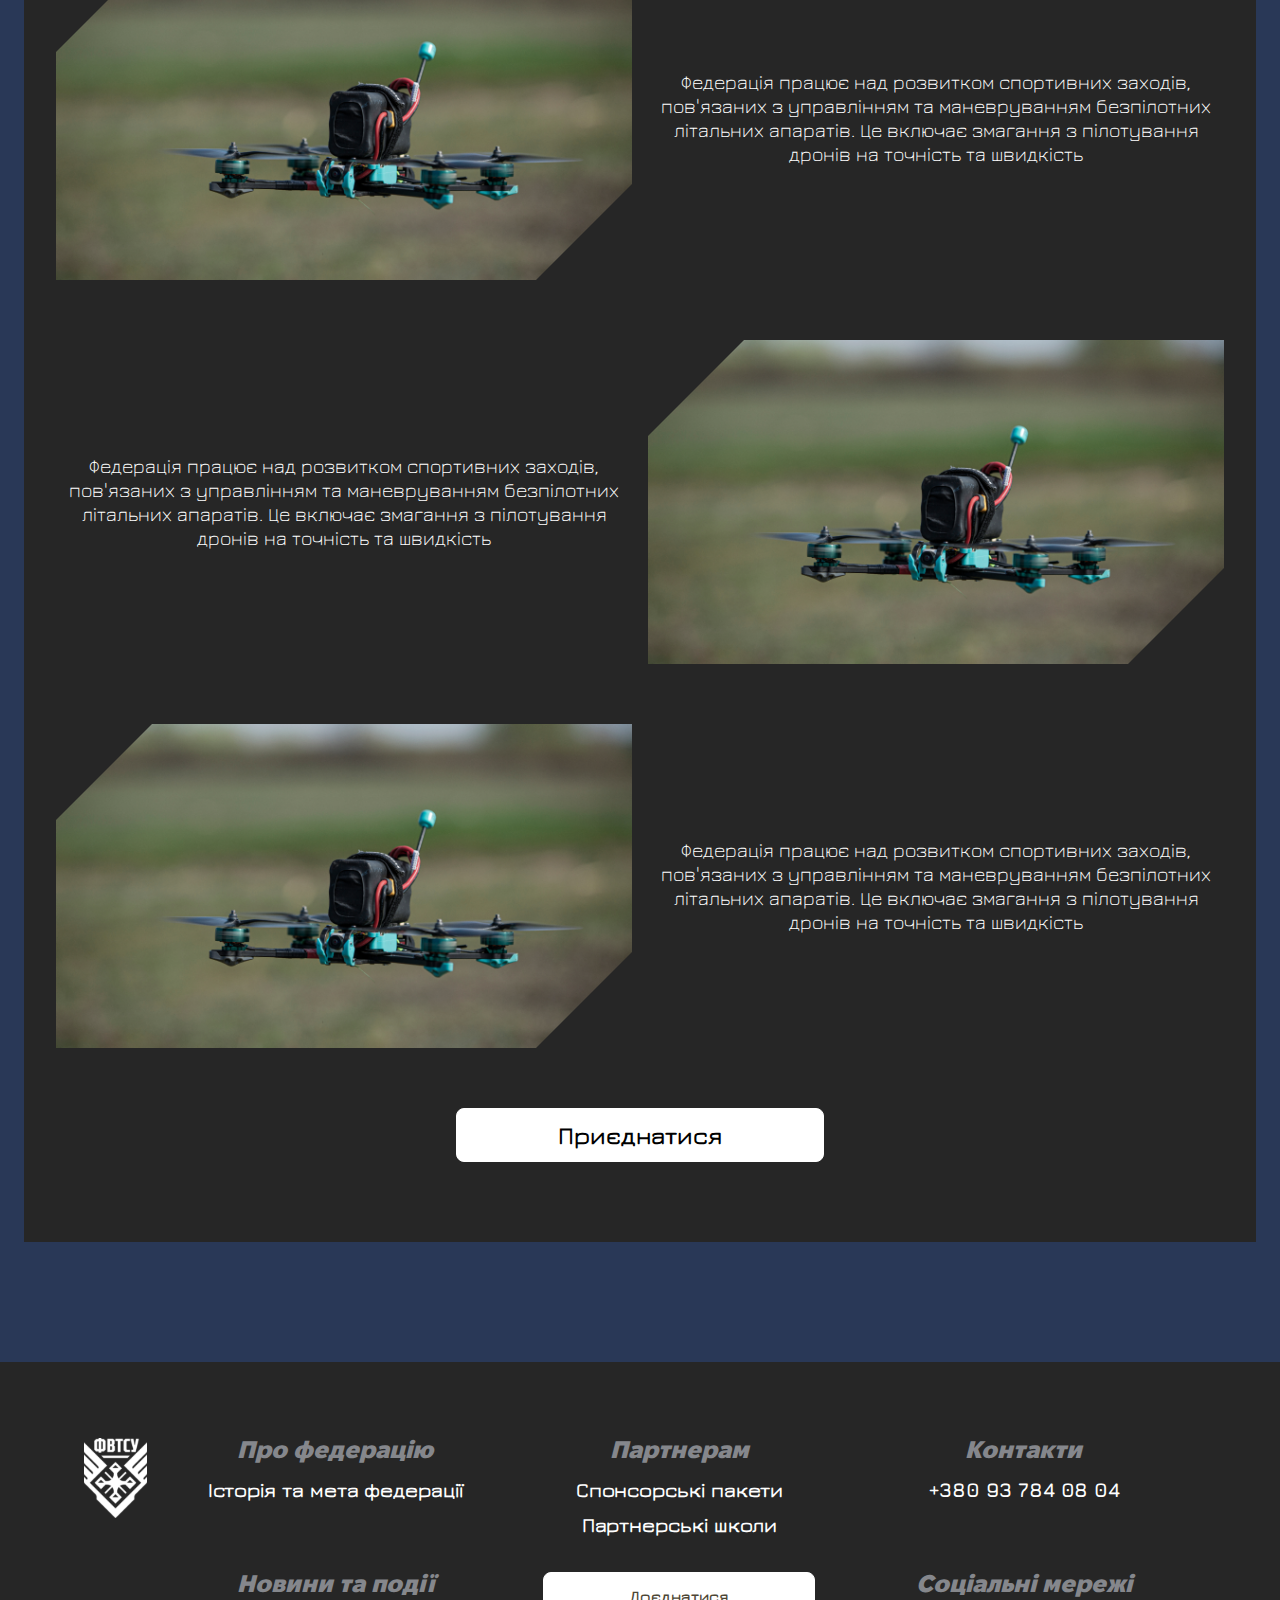
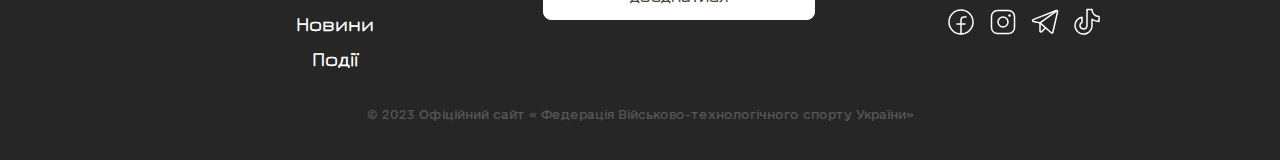
<file: inner-event.html>
<!DOCTYPE html>
<html lang="ua">
  <head>
    <title>Подія (внутрішня сторінка)</title>
    <meta charset="UTF-8" />
    <meta name="format-detection" content="telephone=no" />
    
    <link rel="shortcut icon" href="/assets/favicon-vBQmo7f2.ico" />
    <meta name="robots" content="noindex, nofollow" />
    <meta name="viewport" content="width=device-width, initial-scale=1.0" />
    <style>
  /* NOTE: Styles for normal work of preloader */
  body {
    overflow: hidden;
    display: flex;
    justify-content: center;
    align-items: center;
    height: 100vh;
  }
  .wrapper {
    display: none;
  }
</style>

    <script type="module" crossorigin src="/assets/app-DRvUi_cD.js"></script>
    <link rel="stylesheet" crossorigin href="/assets/app-Cood7tHZ.css">
  </head>
  <body>
    <div class="wrapper">
      <header class="header">
  <div class="header__container">
    <div class="header__menu menu">
      <a href="./" class="logo">
        <img src="/assets/logo-CAb-GeRi.svg" alt="logo" class="logo__img" />
      </a>
      <nav class="menu__body">
        <ul class="menu__list">
          <li>
            <a href="./about.html" class="menu__link link">Про федерацію</a>
          </li>
          <li>
            <a href="./news.html" class="menu__link link">Новини</a>
          </li>
          <li>
            <a href="./event-calendar.html" class="menu__link link">Події</a>
          </li>
          <li>
            <a href="./partners.html" class="menu__link link">Партнерам</a>
          </li>
          <li>
            <a href="./contacts.html" class="menu__link link">Контакти</a>
          </li>
        </ul>
      </nav>
      <button
        type="button"
        data-popup="#popup"
        class="header__button button button_small button_contained button_white"
      >
        Доєднатися
      </button>
      <div class="menu__icon icon-menu">
        <span></span>
        <span></span>
        <span></span>
      </div>
    </div>
  </div>
</header>

      <main class="page page_inner-event inner-event-page">
        <section class="inner-event-page__hero inner-event-page-hero">
          <div class="inner-event-page-hero__container">
            <div class="inner-event-page-hero__wrapper">
              <div class="first-screen-title-box">
                <img
                  class="first-screen-title-box__img"
                  src="/assets/logo-CAb-GeRi.svg"
                  alt="Image"
                />
                <h1
                  class="inner-event-page-hero__title first-screen-title-box__title heading-h2"
                >
                  турнір Київської області з FPV-дронів
                </h1>
              </div>
              <button
                class="inner-event-page-hero__button button button_outlined button_large button_white"
              >
                18 березня, 2024
              </button>
            </div>
          </div>
          <img
            class="inner-event-page-hero__bg-img"
            src="/assets/athlete-bg-Cg9X9Iui.png"
            alt="First screen background"
          />
        </section>
        <section class="inner-event-page__content inner-event-page-content">
          <div class="inner-event-page-content__container">
            <div class="inner-event-page-content__new">
              <p class="inner-event-page-content__text">
                Громадська організація “Федерація Військово-технологічного
                спорту України” працює в таких напрямках як: БПЛА, лазертаг,
                інтерактивний тир, кіберзахист та кібернапад
              </p>
              <div class="inner-event-page-content__body">
                <div class="inner-event-page-content__item description-item">
                  <div class="description-item__text-box">
                    <p class="description-item__text">
                      Федерація працює над розвитком спортивних заходів,
                      пов'язаних з управлінням та маневруванням безпілотних
                      літальних апаратів. Це включає змагання з пілотування
                      дронів на точність та швидкість
                    </p>
                  </div>
                  <div data-aos="fade-left" class="description-item__img">
                    <img
                      src="/assets/description-item-1-CrD-vhFf.png"
                      alt="Our Destinations"
                    />
                  </div>
                </div>
                <div
                  class="inner-event-page-content__item description-item description-item_reverse"
                >
                  <div class="description-item__text-box">
                    <p class="description-item__text">
                      Федерація працює над розвитком спортивних заходів,
                      пов'язаних з управлінням та маневруванням безпілотних
                      літальних апаратів. Це включає змагання з пілотування
                      дронів на точність та швидкість
                    </p>
                  </div>
                  <div data-aos="fade-right" class="description-item__img">
                    <img
                      src="/assets/description-item-1-CrD-vhFf.png"
                      alt="Our Destinations"
                    />
                  </div>
                </div>
                <div class="inner-event-page-content__item description-item">
                  <div class="description-item__text-box">
                    <p class="description-item__text">
                      Федерація працює над розвитком спортивних заходів,
                      пов'язаних з управлінням та маневруванням безпілотних
                      літальних апаратів. Це включає змагання з пілотування
                      дронів на точність та швидкість
                    </p>
                  </div>
                  <div data-aos="fade-left" class="description-item__img">
                    <img
                      src="/assets/description-item-1-CrD-vhFf.png"
                      alt="Our Destinations"
                    />
                  </div>
                </div>
                <div
                  class="inner-event-page-content__item description-item description-item_reverse"
                >
                  <div class="description-item__text-box">
                    <p class="description-item__text">
                      Федерація працює над розвитком спортивних заходів,
                      пов'язаних з управлінням та маневруванням безпілотних
                      літальних апаратів. Це включає змагання з пілотування
                      дронів на точність та швидкість
                    </p>
                  </div>
                  <div data-aos="fade-right" class="description-item__img">
                    <img
                      src="/assets/description-item-1-CrD-vhFf.png"
                      alt="Our Destinations"
                    />
                  </div>
                </div>
                <button
                  data-popup="#popup"
                  class="inner-event-page-content__button button button_contained button_large button_white"
                >
                  Приєднатися
                </button>
              </div>
            </div>
          </div>
        </section>
      </main>
      <footer class="footer">
  <div class="footer__container">
    <div class="footer__top">
      <a href="./" class="logo">
        <img src="/assets/logo-CAb-GeRi.svg" alt="logo" class="logo__img" />
      </a>
      <div class="footer__wrapper">
        <div class="footer__item footer-item">
          <h3 class="footer-item__heading">Про федерацію</h3>
          <ul class="footer-item__list">
            <li>
              <a href="./" class="footer-item__link link">
                Історія та мета федерації
              </a>
            </li>
          </ul>
        </div>
        <div class="footer__item footer-item">
          <h3 class="footer-item__heading">Партнерам</h3>
          <ul class="footer-item__list">
            <li>
              <a href="./" class="footer-item__link link">
                Спонсорські пакети
              </a>
            </li>
            <li>
              <a href="./" class="footer-item__link link"> Партнерські школи </a>
            </li>
          </ul>
        </div>
        <div class="footer__item footer-item">
          <h3 class="footer-item__heading">Контакти</h3>
          <ul class="footer-item__list">
            <li>
              <a href="tel:+380937840804" class="footer-item__link link">
                +380 93 784 08 04
              </a>
            </li>
          </ul>
        </div>
        <div class="footer__item footer-item">
          <h3 class="footer-item__heading">Новини та події</h3>
          <ul class="footer-item__list">
            <li>
              <a href="./" class="footer-item__link link"> Новини </a>
            </li>
            <li>
              <a href="./" class="footer-item__link link"> Події </a>
            </li>
          </ul>
        </div>
        <div class="footer__item footer-item footer-item_hide-mobile">
          <button
            type="button"
            data-popup="#popup"
            class="footer-item__button button button_medium button_contained"
          >
            Доєднатися
          </button>
        </div>
        <div class="footer__item footer-item">
          <h3 class="footer-item__heading">Соціальні мережі</h3>
          <ul class="footer-item__list social-list">
            <li>
              <a
                href="https://www.facebook.com/share/Pe1ffLr21Z8zmuDx/?mibextid=LQQJ4d"
                class="social-list__item"
              >
                <img
                  src="data:image/svg+xml,%3csvg%20width='32'%20height='32'%20viewBox='0%200%2032%2032'%20fill='none'%20xmlns='http://www.w3.org/2000/svg'%3e%3cpath%20d='M16%2028C22.6274%2028%2028%2022.6274%2028%2016C28%209.37258%2022.6274%204%2016%204C9.37258%204%204%209.37258%204%2016C4%2022.6274%209.37258%2028%2016%2028Z'%20stroke='white'%20stroke-width='1.5'%20stroke-linecap='round'%20stroke-linejoin='round'/%3e%3cpath%20d='M21%2011H19C18.6056%2010.9984%2018.2147%2011.0748%2017.85%2011.225C17.4853%2011.3752%2017.1539%2011.5961%2016.875%2011.875C16.5961%2012.1539%2016.3752%2012.4853%2016.225%2012.85C16.0748%2013.2147%2015.9984%2013.6056%2016%2014V28'%20stroke='white'%20stroke-width='1.5'%20stroke-linecap='round'%20stroke-linejoin='round'/%3e%3cpath%20d='M12%2018H20'%20stroke='white'%20stroke-width='1.5'%20stroke-linecap='round'%20stroke-linejoin='round'/%3e%3c/svg%3e"
                  alt="Facebook"
                  class="social-list__icon"
                />
              </a>
            </li>
            <li>
              <a
                href="https://www.instagram.com/co_fmtsu?igsh=OXFjd2xheHpuZ2cw"
                class="social-list__item"
              >
                <img
                  src="data:image/svg+xml,%3csvg%20width='32'%20height='32'%20viewBox='0%200%2032%2032'%20fill='none'%20xmlns='http://www.w3.org/2000/svg'%3e%3cpath%20d='M16%2021C18.7614%2021%2021%2018.7614%2021%2016C21%2013.2386%2018.7614%2011%2016%2011C13.2386%2011%2011%2013.2386%2011%2016C11%2018.7614%2013.2386%2021%2016%2021Z'%20stroke='white'%20stroke-width='1.5'%20stroke-linecap='round'%20stroke-linejoin='round'/%3e%3cpath%20d='M21.5%204.5H10.5C7.18629%204.5%204.5%207.18629%204.5%2010.5V21.5C4.5%2024.8137%207.18629%2027.5%2010.5%2027.5H21.5C24.8137%2027.5%2027.5%2024.8137%2027.5%2021.5V10.5C27.5%207.18629%2024.8137%204.5%2021.5%204.5Z'%20stroke='white'%20stroke-width='1.5'%20stroke-linecap='round'%20stroke-linejoin='round'/%3e%3cpath%20d='M22.5%2010.75C23.1904%2010.75%2023.75%2010.1904%2023.75%209.5C23.75%208.80964%2023.1904%208.25%2022.5%208.25C21.8096%208.25%2021.25%208.80964%2021.25%209.5C21.25%2010.1904%2021.8096%2010.75%2022.5%2010.75Z'%20fill='white'/%3e%3c/svg%3e"
                  alt="Instagram"
                  class="social-list__icon"
                />
              </a>
            </li>
            <li>
              <a href="./" class="social-list__item">
                <img
                  src="data:image/svg+xml,%3csvg%20width='32'%20height='32'%20viewBox='0%200%2032%2032'%20fill='none'%20xmlns='http://www.w3.org/2000/svg'%3e%3cpath%20d='M11.0001%2016.8625L22.2376%2026.75C22.3675%2026.865%2022.525%2026.9442%2022.6948%2026.9799C22.8645%2027.0156%2023.0406%2027.0065%2023.2058%2026.9535C23.371%2026.9006%2023.5195%2026.8056%2023.6369%2026.6779C23.7542%2026.5501%2023.8363%2026.3941%2023.8751%2026.225L28.5751%205.70004C28.6145%205.52327%2028.6052%205.33913%2028.5481%205.16726C28.4911%204.99538%2028.3884%204.84224%2028.2511%204.72417C28.1137%204.6061%2027.9469%204.52753%2027.7684%204.49686C27.59%204.4662%2027.4065%204.48457%2027.2376%204.55004L4.16263%2013.6125C3.23763%2013.975%203.36263%2015.325%204.33763%2015.525L11.0001%2016.8625Z'%20stroke='white'%20stroke-width='1.5'%20stroke-linecap='round'%20stroke-linejoin='round'/%3e%3cpath%20d='M11%2016.8627L28.0125%204.5752'%20stroke='white'%20stroke-width='1.5'%20stroke-linecap='round'%20stroke-linejoin='round'/%3e%3cpath%20d='M16.6125%2021.7998L12.7125%2025.6998C12.5734%2025.8411%2012.3954%2025.9378%2012.2011%2025.9777C12.0069%2026.0176%2011.8052%2025.9988%2011.6216%2025.9238C11.4381%2025.8488%2011.281%2025.7209%2011.1703%2025.5563C11.0596%2025.3918%2011.0003%2025.1981%2011%2024.9998V16.8623'%20stroke='white'%20stroke-width='1.5'%20stroke-linecap='round'%20stroke-linejoin='round'/%3e%3c/svg%3e"
                  alt="Telegram"
                  class="social-list__icon"
                />
              </a>
            </li>
            <li>
              <a href="./" class="social-list__item">
                <img
                  src="data:image/svg+xml,%3csvg%20width='32'%20height='32'%20viewBox='0%200%2032%2032'%20fill='none'%20xmlns='http://www.w3.org/2000/svg'%3e%3cpath%20d='M21%2013.25C23.04%2014.7147%2025.4886%2015.5018%2028%2015.5V10.5C26.1435%2010.5%2024.363%209.7625%2023.0503%208.44975C21.7375%207.13699%2021%205.35652%2021%203.5H16V19.5C16%2020.1263%2015.8318%2020.7412%2015.5132%2021.2804C15.1945%2021.8197%2014.737%2022.2635%2014.1884%2022.5656C13.6397%2022.8678%2013.02%2023.0171%2012.394%2022.9982C11.7679%2022.9792%2011.1584%2022.7926%2010.6291%2022.4578C10.0997%2022.1229%209.66993%2021.6522%209.38451%2021.0947C9.09909%2020.5372%208.96852%2019.9132%209.00641%2019.288C9.0443%2018.6628%209.24927%2018.0593%209.59993%2017.5403C9.95059%2017.0213%2010.4341%2016.6059%2011%2016.3375V11.1375C9.40822%2011.4229%207.93089%2012.1564%206.7414%2013.252C5.55192%2014.3476%204.69966%2015.7598%204.28466%2017.3228C3.86965%2018.8858%203.90913%2020.5347%204.39846%2022.0761C4.88779%2023.6174%205.80666%2024.9872%207.04722%2026.0246C8.28777%2027.062%209.79852%2027.724%2011.4021%2027.9329C13.0057%2028.1418%2014.6357%2027.8889%2016.1006%2027.2038C17.5655%2026.5188%2018.8046%2025.4301%2019.6724%2024.0655C20.5402%2022.701%2021.0008%2021.1172%2021%2019.5V13.25Z'%20stroke='white'%20stroke-width='1.5'%20stroke-linecap='round'%20stroke-linejoin='round'/%3e%3c/svg%3e"
                  alt="TikTok"
                  class="social-list__icon"
                />
              </a>
            </li>
          </ul>
        </div>
        <div class="footer__item footer-item footer-item_show-mobile">
          <button
            type="button"
            data-popup="#popup"
            class="footer-item__button button button_medium button_contained"
          >
            Доєднатися
          </button>
        </div>
      </div>
    </div>
    <p class="footer__copy">
      © 2023 Офіційний сайт « Федерація Військово-технологічного спорту України»
    </p>
  </div>
</footer>

      <div id="popup" aria-hidden="true" class="popup">
  <div class="popup__wrapper">
    <div class="popup__content">
      <button data-close type="button" class="popup__close">
        <span></span>
        <span></span>
      </button>
      <form
        id="entry_form"
        name="entry_form"
        class="about-form__form form-about"
      >
        <h3 class="form-about__heading">Ваша заявка</h3>
        <div class="form-about__content">
          <div class="form-about__row">
            <div class="form-about__item">
              <label for="form-about-fullName-input" class="form-about__label">
                ПІБ<span class="asterisk">*</span>
              </label>
              <input
                autocomplete="off"
                type="text"
                name="entry_form[full_name]"
                data-error="Помилка"
                placeholder="Введіть ваше ПІБ"
                class="form-about__input"
                id="form-about-fullName-input"
                required
              />
            </div>
          </div>
          <div class="form-about__row">
            <div class="form-about__item">
              <label for="form-about-email-input" class="form-about__label">
                Електронна пошта<span class="asterisk">*</span>
              </label>
              <input
                autocomplete="on"
                type="email"
                name="entry_form[email]"
                data-error="Помилка"
                placeholder="Введіть ваш email"
                class="form-about__input"
                id="form-about-email-input"
                required
              />
            </div>
          </div>
          <div class="form-about__row">
            <div class="form-about__item">
              <label for="form-about-city-input" class="form-about__label">
                Місто<span class="asterisk">*</span>
              </label>
              <input
                autocomplete="off"
                type="text"
                name="entry_form[city]"
                data-error="Помилка"
                placeholder="Введіть ваше місто"
                class="form-about__input"
                id="form-about-city-input"
                required
              />
            </div>
          </div>
          <div class="form-about__row">
            <div class="form-about__item">
              <label for="form-about-phone-input" class="form-about__label">
                Телефон
              </label>
              <input
                autocomplete="off"
                type="tel"
                name="entry_form[phone]"
                data-error="Помилка"
                placeholder="Введіть ваш телефон"
                value="+380"
                class="form-about__input"
                id="form-about-phone-input"
              />
            </div>
          </div>
          <div class="form-about__row form-about__row_full-width">
            <div class="form-about__item">
              <label for="form-about-date-input" class="form-about__label">
                Дата народження
              </label>
              <input
                autocomplete="off"
                type="text"
                name="entry_form[birthday]"
                data-error="Помилка"
                placeholder="Ваша дата народження"
                class="form-about__input"
                id="form-about-birthday-input"
                data-datepicker
              />
            </div>
          </div>
          <div class="form-about__row form-about__row_full-width">
            <div class="form-about__item">
              <label for="form-about-select-input" class="form-about__label">
                Чи маєте ви досвід у військово-технологічному спорті?
              </label>
              <select
                id="form-about-select-experience"
                name="entry_form[isHasExperience]"
                class="form-about__select select"
              >
                <option value="null" selected>Не обрано</option>
                <option value="true">Так</option>
                <option value="false">Ні</option>
              </select>
            </div>
          </div>
          <div class="form-about__row form-about__row_full-width">
            <div class="form-about__item">
              <label for="form-about-select-input" class="form-about__label">
                Який саме напрямок військово-технологічного спорту вас цікавить
                найбільше?
              </label>
              <select
                id="form-about-select-direction"
                name="entry_form[direction]"
                class="form-about__select select"
              >
                <option value="null" selected>Не обрано</option>
                <option value="2">Пункт №2</option>
                <option value="3">Пункт №3</option>
                <option value="4">Пункт №4</option>
                <option value="5">Пункт №4</option>
              </select>
            </div>
          </div>
          <div class="form-about__row form-about__row_full-width">
            <div class="form-about__item">
              <label for="form-about-select-input" class="form-about__label">
                Чи маєте ви питання або коментарі щодо членства в Федерації?
              </label>
              <textarea
                name="form[aaa]"
                id="form-about-textarea-input"
                class="form-about__textarea form-about__input"
                placeholder="Ваша відповідь"
              ></textarea>
            </div>
          </div>
        </div>
        <div class="form-about__row">
          <button
            type="submit"
            class="form-about__button button button_medium button_contained button_white"
          >
            Доєднатися
          </button>
        </div>
      </form>
    </div>
  </div>
</div>

    </div>
    <div class="preloader">
  <div class="preloader__body">
    <img class="preloader__logo" src="/assets/logo-CAb-GeRi.svg" alt="logo" />
  </div>
</div>

  </body>
</html>
</file>
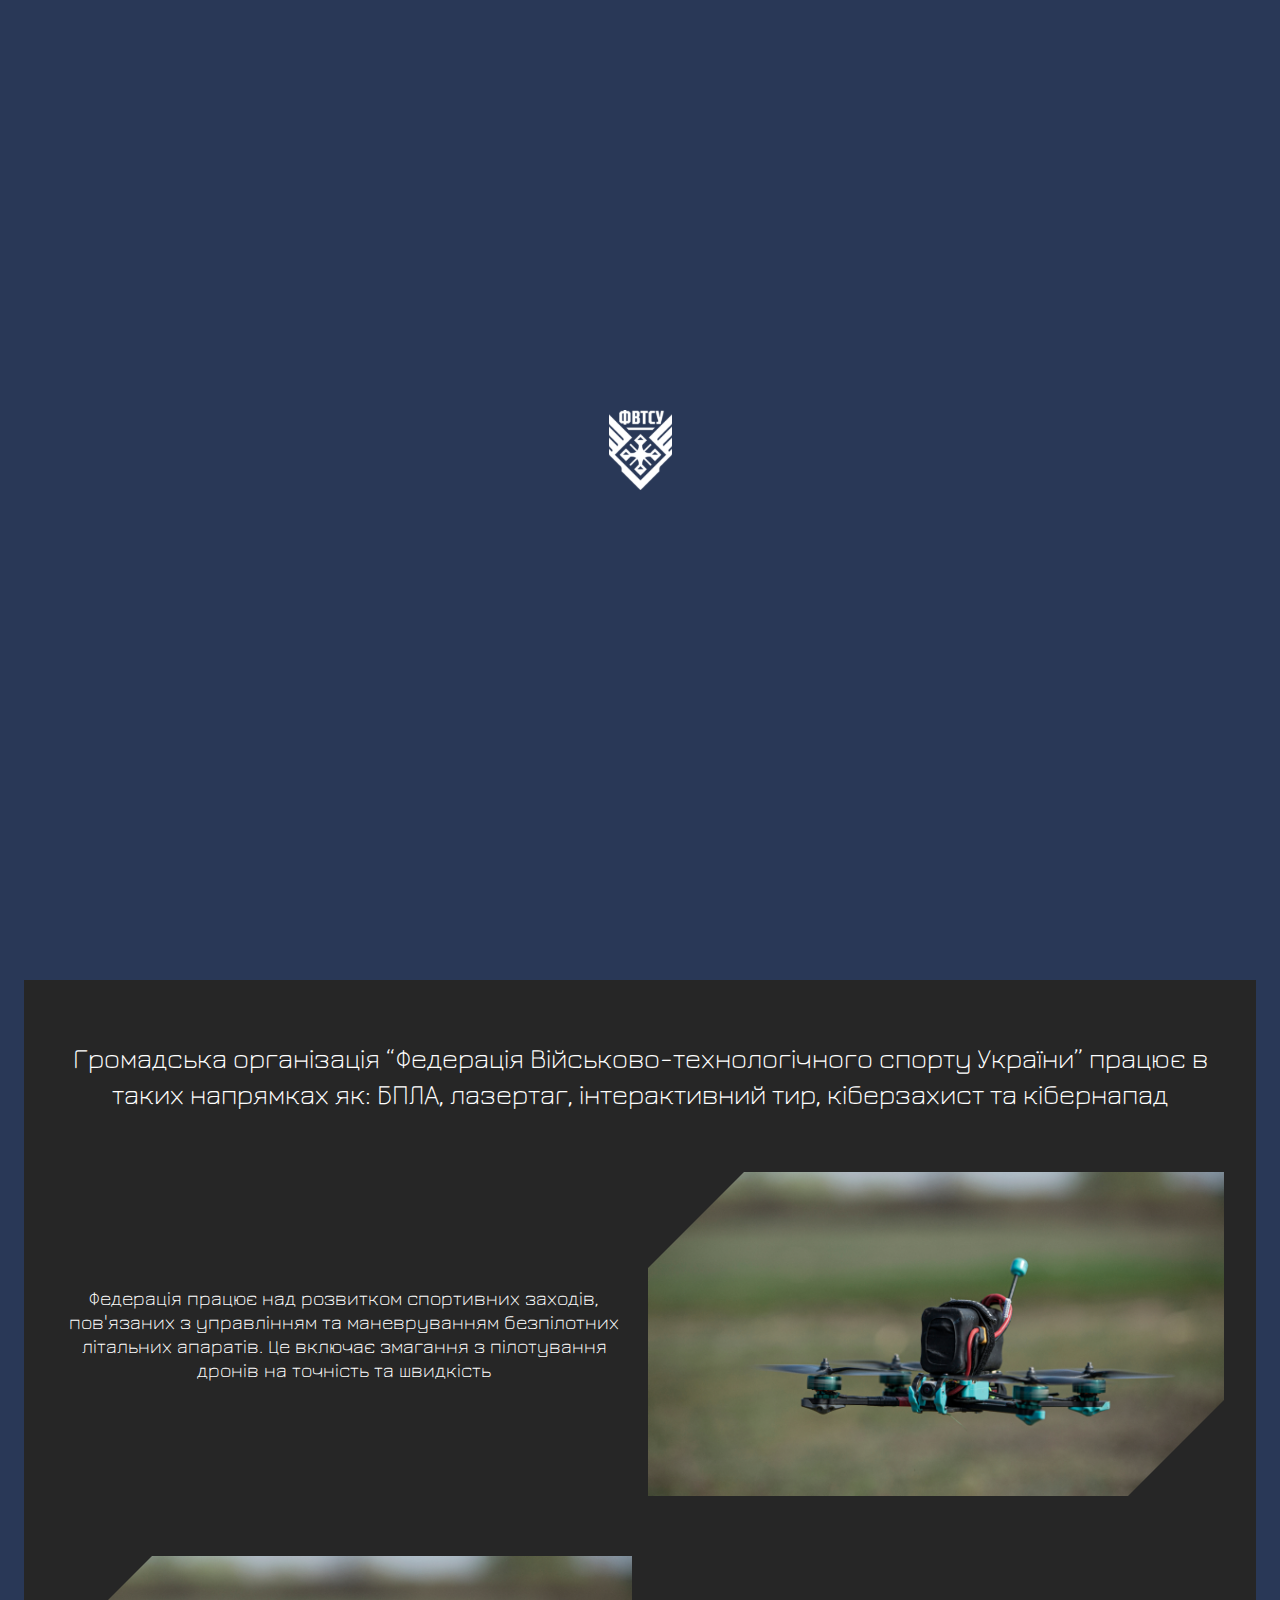
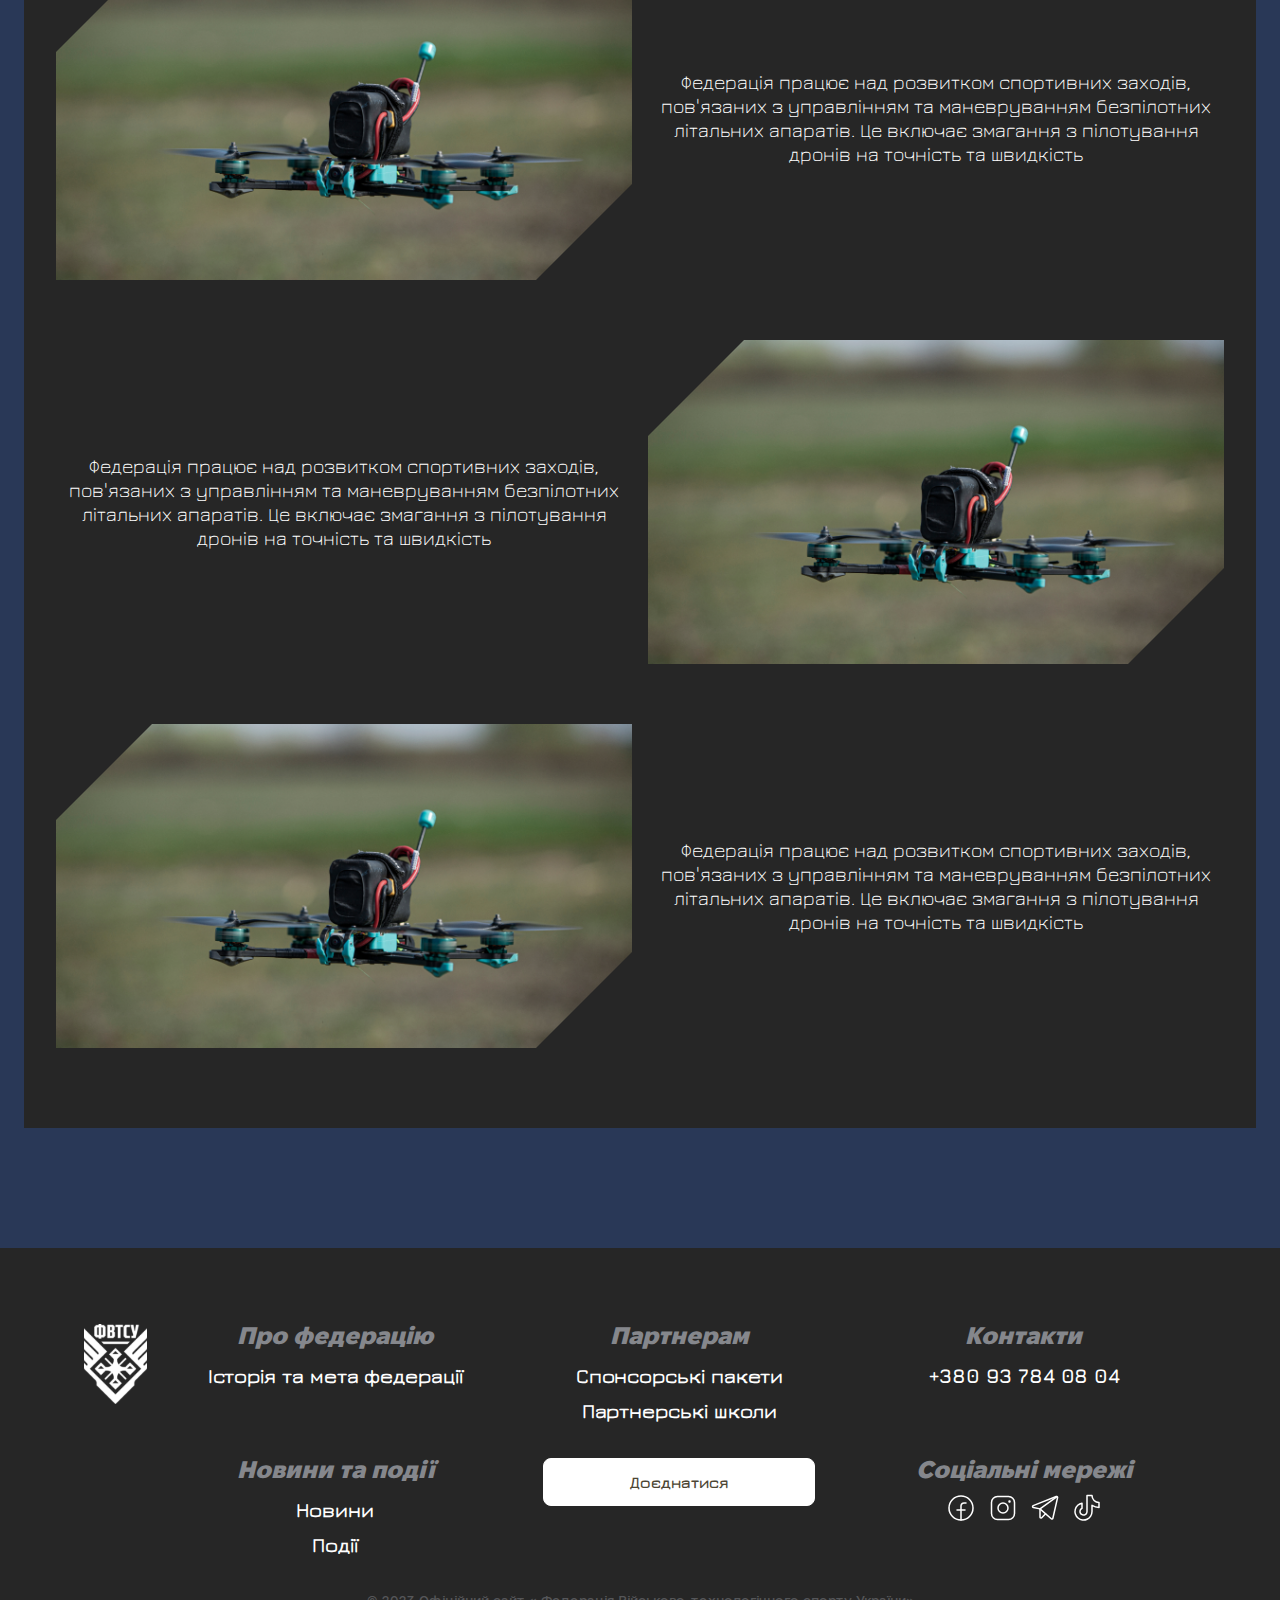
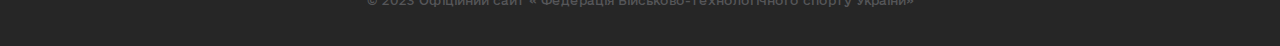
<file: inner-new.html>
<!DOCTYPE html>
<html lang="ua">
  <head>
    <title>Новина (внутрішня сторінка)</title>
    <meta charset="UTF-8" />
    <meta name="format-detection" content="telephone=no" />
    
    <link rel="shortcut icon" href="/assets/favicon-vBQmo7f2.ico" />
    <meta name="robots" content="noindex, nofollow" />
    <meta name="viewport" content="width=device-width, initial-scale=1.0" />
    <style>
  /* NOTE: Styles for normal work of preloader */
  body {
    overflow: hidden;
    display: flex;
    justify-content: center;
    align-items: center;
    height: 100vh;
  }
  .wrapper {
    display: none;
  }
</style>

    <script type="module" crossorigin src="/assets/app-DRvUi_cD.js"></script>
    <link rel="stylesheet" crossorigin href="/assets/app-Cood7tHZ.css">
  </head>
  <body>
    <div class="wrapper">
      <header class="header">
  <div class="header__container">
    <div class="header__menu menu">
      <a href="./" class="logo">
        <img src="/assets/logo-CAb-GeRi.svg" alt="logo" class="logo__img" />
      </a>
      <nav class="menu__body">
        <ul class="menu__list">
          <li>
            <a href="./about.html" class="menu__link link">Про федерацію</a>
          </li>
          <li>
            <a href="./news.html" class="menu__link link">Новини</a>
          </li>
          <li>
            <a href="./event-calendar.html" class="menu__link link">Події</a>
          </li>
          <li>
            <a href="./partners.html" class="menu__link link">Партнерам</a>
          </li>
          <li>
            <a href="./contacts.html" class="menu__link link">Контакти</a>
          </li>
        </ul>
      </nav>
      <button
        type="button"
        data-popup="#popup"
        class="header__button button button_small button_contained button_white"
      >
        Доєднатися
      </button>
      <div class="menu__icon icon-menu">
        <span></span>
        <span></span>
        <span></span>
      </div>
    </div>
  </div>
</header>

      <main class="page page_inner-new inner-new-page">
        <section class="inner-new-page__hero inner-new-page-hero">
          <div class="inner-new-page-hero__container">
            <div class="inner-new-page-hero__wrapper">
              <div class="first-screen-title-box">
                <img
                  class="first-screen-title-box__img"
                  src="/assets/logo-CAb-GeRi.svg"
                  alt="Image"
                />
                <h1
                  class="inner-new-page-hero__title first-screen-title-box__title heading-h2"
                >
                  На вихідних пройшов турнір Київської області з
                  <br />
                  FPV-дронів
                </h1>
              </div>

              <button
                class="inner-new-page-hero__button button button_outlined button_large button_white"
              >
                18 березня, 2024
              </button>
            </div>
          </div>
          <img
            class="inner-new-page-hero__bg-img"
            src="/assets/honors-bg-MuS21V7A.png"
            alt="First screen background"
          />
        </section>
        <section class="inner-new-page__content inner-new-page-content">
          <div class="inner-new-page-content__container">
            <div class="inner-new-page-content__new">
              <p class="inner-new-page-content__text">
                Громадська організація “Федерація Військово-технологічного
                спорту України” працює в таких напрямках як: БПЛА, лазертаг,
                інтерактивний тир, кіберзахист та кібернапад
              </p>
              <div class="inner-new-page-content__body">
                <div class="inner-new-page-content__item description-item">
                  <div class="description-item__text-box">
                    <p class="description-item__text">
                      Федерація працює над розвитком спортивних заходів,
                      пов'язаних з управлінням та маневруванням безпілотних
                      літальних апаратів. Це включає змагання з пілотування
                      дронів на точність та швидкість
                    </p>
                  </div>
                  <div data-aos="fade-left" class="description-item__img">
                    <img
                      src="/assets/description-item-1-CrD-vhFf.png"
                      alt="Our Destinations"
                    />
                  </div>
                </div>
                <div
                  class="inner-new-page-content__item description-item description-item_reverse"
                >
                  <div class="description-item__text-box">
                    <p class="description-item__text">
                      Федерація працює над розвитком спортивних заходів,
                      пов'язаних з управлінням та маневруванням безпілотних
                      літальних апаратів. Це включає змагання з пілотування
                      дронів на точність та швидкість
                    </p>
                  </div>
                  <div data-aos="fade-right" class="description-item__img">
                    <img
                      src="/assets/description-item-1-CrD-vhFf.png"
                      alt="Our Destinations"
                    />
                  </div>
                </div>
                <div class="inner-new-page-content__item description-item">
                  <div class="description-item__text-box">
                    <p class="description-item__text">
                      Федерація працює над розвитком спортивних заходів,
                      пов'язаних з управлінням та маневруванням безпілотних
                      літальних апаратів. Це включає змагання з пілотування
                      дронів на точність та швидкість
                    </p>
                  </div>
                  <div data-aos="fade-left" class="description-item__img">
                    <img
                      src="/assets/description-item-1-CrD-vhFf.png"
                      alt="Our Destinations"
                    />
                  </div>
                </div>
                <div
                  class="inner-new-page-content__item description-item description-item_reverse"
                >
                  <div class="description-item__text-box">
                    <p class="description-item__text">
                      Федерація працює над розвитком спортивних заходів,
                      пов'язаних з управлінням та маневруванням безпілотних
                      літальних апаратів. Це включає змагання з пілотування
                      дронів на точність та швидкість
                    </p>
                  </div>
                  <div data-aos="fade-right" class="description-item__img">
                    <img
                      src="/assets/description-item-1-CrD-vhFf.png"
                      alt="Our Destinations"
                    />
                  </div>
                </div>
              </div>
            </div>
          </div>
        </section>
      </main>
      <footer class="footer">
  <div class="footer__container">
    <div class="footer__top">
      <a href="./" class="logo">
        <img src="/assets/logo-CAb-GeRi.svg" alt="logo" class="logo__img" />
      </a>
      <div class="footer__wrapper">
        <div class="footer__item footer-item">
          <h3 class="footer-item__heading">Про федерацію</h3>
          <ul class="footer-item__list">
            <li>
              <a href="./" class="footer-item__link link">
                Історія та мета федерації
              </a>
            </li>
          </ul>
        </div>
        <div class="footer__item footer-item">
          <h3 class="footer-item__heading">Партнерам</h3>
          <ul class="footer-item__list">
            <li>
              <a href="./" class="footer-item__link link">
                Спонсорські пакети
              </a>
            </li>
            <li>
              <a href="./" class="footer-item__link link"> Партнерські школи </a>
            </li>
          </ul>
        </div>
        <div class="footer__item footer-item">
          <h3 class="footer-item__heading">Контакти</h3>
          <ul class="footer-item__list">
            <li>
              <a href="tel:+380937840804" class="footer-item__link link">
                +380 93 784 08 04
              </a>
            </li>
          </ul>
        </div>
        <div class="footer__item footer-item">
          <h3 class="footer-item__heading">Новини та події</h3>
          <ul class="footer-item__list">
            <li>
              <a href="./" class="footer-item__link link"> Новини </a>
            </li>
            <li>
              <a href="./" class="footer-item__link link"> Події </a>
            </li>
          </ul>
        </div>
        <div class="footer__item footer-item footer-item_hide-mobile">
          <button
            type="button"
            data-popup="#popup"
            class="footer-item__button button button_medium button_contained"
          >
            Доєднатися
          </button>
        </div>
        <div class="footer__item footer-item">
          <h3 class="footer-item__heading">Соціальні мережі</h3>
          <ul class="footer-item__list social-list">
            <li>
              <a
                href="https://www.facebook.com/share/Pe1ffLr21Z8zmuDx/?mibextid=LQQJ4d"
                class="social-list__item"
              >
                <img
                  src="data:image/svg+xml,%3csvg%20width='32'%20height='32'%20viewBox='0%200%2032%2032'%20fill='none'%20xmlns='http://www.w3.org/2000/svg'%3e%3cpath%20d='M16%2028C22.6274%2028%2028%2022.6274%2028%2016C28%209.37258%2022.6274%204%2016%204C9.37258%204%204%209.37258%204%2016C4%2022.6274%209.37258%2028%2016%2028Z'%20stroke='white'%20stroke-width='1.5'%20stroke-linecap='round'%20stroke-linejoin='round'/%3e%3cpath%20d='M21%2011H19C18.6056%2010.9984%2018.2147%2011.0748%2017.85%2011.225C17.4853%2011.3752%2017.1539%2011.5961%2016.875%2011.875C16.5961%2012.1539%2016.3752%2012.4853%2016.225%2012.85C16.0748%2013.2147%2015.9984%2013.6056%2016%2014V28'%20stroke='white'%20stroke-width='1.5'%20stroke-linecap='round'%20stroke-linejoin='round'/%3e%3cpath%20d='M12%2018H20'%20stroke='white'%20stroke-width='1.5'%20stroke-linecap='round'%20stroke-linejoin='round'/%3e%3c/svg%3e"
                  alt="Facebook"
                  class="social-list__icon"
                />
              </a>
            </li>
            <li>
              <a
                href="https://www.instagram.com/co_fmtsu?igsh=OXFjd2xheHpuZ2cw"
                class="social-list__item"
              >
                <img
                  src="data:image/svg+xml,%3csvg%20width='32'%20height='32'%20viewBox='0%200%2032%2032'%20fill='none'%20xmlns='http://www.w3.org/2000/svg'%3e%3cpath%20d='M16%2021C18.7614%2021%2021%2018.7614%2021%2016C21%2013.2386%2018.7614%2011%2016%2011C13.2386%2011%2011%2013.2386%2011%2016C11%2018.7614%2013.2386%2021%2016%2021Z'%20stroke='white'%20stroke-width='1.5'%20stroke-linecap='round'%20stroke-linejoin='round'/%3e%3cpath%20d='M21.5%204.5H10.5C7.18629%204.5%204.5%207.18629%204.5%2010.5V21.5C4.5%2024.8137%207.18629%2027.5%2010.5%2027.5H21.5C24.8137%2027.5%2027.5%2024.8137%2027.5%2021.5V10.5C27.5%207.18629%2024.8137%204.5%2021.5%204.5Z'%20stroke='white'%20stroke-width='1.5'%20stroke-linecap='round'%20stroke-linejoin='round'/%3e%3cpath%20d='M22.5%2010.75C23.1904%2010.75%2023.75%2010.1904%2023.75%209.5C23.75%208.80964%2023.1904%208.25%2022.5%208.25C21.8096%208.25%2021.25%208.80964%2021.25%209.5C21.25%2010.1904%2021.8096%2010.75%2022.5%2010.75Z'%20fill='white'/%3e%3c/svg%3e"
                  alt="Instagram"
                  class="social-list__icon"
                />
              </a>
            </li>
            <li>
              <a href="./" class="social-list__item">
                <img
                  src="data:image/svg+xml,%3csvg%20width='32'%20height='32'%20viewBox='0%200%2032%2032'%20fill='none'%20xmlns='http://www.w3.org/2000/svg'%3e%3cpath%20d='M11.0001%2016.8625L22.2376%2026.75C22.3675%2026.865%2022.525%2026.9442%2022.6948%2026.9799C22.8645%2027.0156%2023.0406%2027.0065%2023.2058%2026.9535C23.371%2026.9006%2023.5195%2026.8056%2023.6369%2026.6779C23.7542%2026.5501%2023.8363%2026.3941%2023.8751%2026.225L28.5751%205.70004C28.6145%205.52327%2028.6052%205.33913%2028.5481%205.16726C28.4911%204.99538%2028.3884%204.84224%2028.2511%204.72417C28.1137%204.6061%2027.9469%204.52753%2027.7684%204.49686C27.59%204.4662%2027.4065%204.48457%2027.2376%204.55004L4.16263%2013.6125C3.23763%2013.975%203.36263%2015.325%204.33763%2015.525L11.0001%2016.8625Z'%20stroke='white'%20stroke-width='1.5'%20stroke-linecap='round'%20stroke-linejoin='round'/%3e%3cpath%20d='M11%2016.8627L28.0125%204.5752'%20stroke='white'%20stroke-width='1.5'%20stroke-linecap='round'%20stroke-linejoin='round'/%3e%3cpath%20d='M16.6125%2021.7998L12.7125%2025.6998C12.5734%2025.8411%2012.3954%2025.9378%2012.2011%2025.9777C12.0069%2026.0176%2011.8052%2025.9988%2011.6216%2025.9238C11.4381%2025.8488%2011.281%2025.7209%2011.1703%2025.5563C11.0596%2025.3918%2011.0003%2025.1981%2011%2024.9998V16.8623'%20stroke='white'%20stroke-width='1.5'%20stroke-linecap='round'%20stroke-linejoin='round'/%3e%3c/svg%3e"
                  alt="Telegram"
                  class="social-list__icon"
                />
              </a>
            </li>
            <li>
              <a href="./" class="social-list__item">
                <img
                  src="data:image/svg+xml,%3csvg%20width='32'%20height='32'%20viewBox='0%200%2032%2032'%20fill='none'%20xmlns='http://www.w3.org/2000/svg'%3e%3cpath%20d='M21%2013.25C23.04%2014.7147%2025.4886%2015.5018%2028%2015.5V10.5C26.1435%2010.5%2024.363%209.7625%2023.0503%208.44975C21.7375%207.13699%2021%205.35652%2021%203.5H16V19.5C16%2020.1263%2015.8318%2020.7412%2015.5132%2021.2804C15.1945%2021.8197%2014.737%2022.2635%2014.1884%2022.5656C13.6397%2022.8678%2013.02%2023.0171%2012.394%2022.9982C11.7679%2022.9792%2011.1584%2022.7926%2010.6291%2022.4578C10.0997%2022.1229%209.66993%2021.6522%209.38451%2021.0947C9.09909%2020.5372%208.96852%2019.9132%209.00641%2019.288C9.0443%2018.6628%209.24927%2018.0593%209.59993%2017.5403C9.95059%2017.0213%2010.4341%2016.6059%2011%2016.3375V11.1375C9.40822%2011.4229%207.93089%2012.1564%206.7414%2013.252C5.55192%2014.3476%204.69966%2015.7598%204.28466%2017.3228C3.86965%2018.8858%203.90913%2020.5347%204.39846%2022.0761C4.88779%2023.6174%205.80666%2024.9872%207.04722%2026.0246C8.28777%2027.062%209.79852%2027.724%2011.4021%2027.9329C13.0057%2028.1418%2014.6357%2027.8889%2016.1006%2027.2038C17.5655%2026.5188%2018.8046%2025.4301%2019.6724%2024.0655C20.5402%2022.701%2021.0008%2021.1172%2021%2019.5V13.25Z'%20stroke='white'%20stroke-width='1.5'%20stroke-linecap='round'%20stroke-linejoin='round'/%3e%3c/svg%3e"
                  alt="TikTok"
                  class="social-list__icon"
                />
              </a>
            </li>
          </ul>
        </div>
        <div class="footer__item footer-item footer-item_show-mobile">
          <button
            type="button"
            data-popup="#popup"
            class="footer-item__button button button_medium button_contained"
          >
            Доєднатися
          </button>
        </div>
      </div>
    </div>
    <p class="footer__copy">
      © 2023 Офіційний сайт « Федерація Військово-технологічного спорту України»
    </p>
  </div>
</footer>

      <div id="popup" aria-hidden="true" class="popup">
  <div class="popup__wrapper">
    <div class="popup__content">
      <button data-close type="button" class="popup__close">
        <span></span>
        <span></span>
      </button>
      <form
        id="entry_form"
        name="entry_form"
        class="about-form__form form-about"
      >
        <h3 class="form-about__heading">Ваша заявка</h3>
        <div class="form-about__content">
          <div class="form-about__row">
            <div class="form-about__item">
              <label for="form-about-fullName-input" class="form-about__label">
                ПІБ<span class="asterisk">*</span>
              </label>
              <input
                autocomplete="off"
                type="text"
                name="entry_form[full_name]"
                data-error="Помилка"
                placeholder="Введіть ваше ПІБ"
                class="form-about__input"
                id="form-about-fullName-input"
                required
              />
            </div>
          </div>
          <div class="form-about__row">
            <div class="form-about__item">
              <label for="form-about-email-input" class="form-about__label">
                Електронна пошта<span class="asterisk">*</span>
              </label>
              <input
                autocomplete="on"
                type="email"
                name="entry_form[email]"
                data-error="Помилка"
                placeholder="Введіть ваш email"
                class="form-about__input"
                id="form-about-email-input"
                required
              />
            </div>
          </div>
          <div class="form-about__row">
            <div class="form-about__item">
              <label for="form-about-city-input" class="form-about__label">
                Місто<span class="asterisk">*</span>
              </label>
              <input
                autocomplete="off"
                type="text"
                name="entry_form[city]"
                data-error="Помилка"
                placeholder="Введіть ваше місто"
                class="form-about__input"
                id="form-about-city-input"
                required
              />
            </div>
          </div>
          <div class="form-about__row">
            <div class="form-about__item">
              <label for="form-about-phone-input" class="form-about__label">
                Телефон
              </label>
              <input
                autocomplete="off"
                type="tel"
                name="entry_form[phone]"
                data-error="Помилка"
                placeholder="Введіть ваш телефон"
                value="+380"
                class="form-about__input"
                id="form-about-phone-input"
              />
            </div>
          </div>
          <div class="form-about__row form-about__row_full-width">
            <div class="form-about__item">
              <label for="form-about-date-input" class="form-about__label">
                Дата народження
              </label>
              <input
                autocomplete="off"
                type="text"
                name="entry_form[birthday]"
                data-error="Помилка"
                placeholder="Ваша дата народження"
                class="form-about__input"
                id="form-about-birthday-input"
                data-datepicker
              />
            </div>
          </div>
          <div class="form-about__row form-about__row_full-width">
            <div class="form-about__item">
              <label for="form-about-select-input" class="form-about__label">
                Чи маєте ви досвід у військово-технологічному спорті?
              </label>
              <select
                id="form-about-select-experience"
                name="entry_form[isHasExperience]"
                class="form-about__select select"
              >
                <option value="null" selected>Не обрано</option>
                <option value="true">Так</option>
                <option value="false">Ні</option>
              </select>
            </div>
          </div>
          <div class="form-about__row form-about__row_full-width">
            <div class="form-about__item">
              <label for="form-about-select-input" class="form-about__label">
                Який саме напрямок військово-технологічного спорту вас цікавить
                найбільше?
              </label>
              <select
                id="form-about-select-direction"
                name="entry_form[direction]"
                class="form-about__select select"
              >
                <option value="null" selected>Не обрано</option>
                <option value="2">Пункт №2</option>
                <option value="3">Пункт №3</option>
                <option value="4">Пункт №4</option>
                <option value="5">Пункт №4</option>
              </select>
            </div>
          </div>
          <div class="form-about__row form-about__row_full-width">
            <div class="form-about__item">
              <label for="form-about-select-input" class="form-about__label">
                Чи маєте ви питання або коментарі щодо членства в Федерації?
              </label>
              <textarea
                name="form[aaa]"
                id="form-about-textarea-input"
                class="form-about__textarea form-about__input"
                placeholder="Ваша відповідь"
              ></textarea>
            </div>
          </div>
        </div>
        <div class="form-about__row">
          <button
            type="submit"
            class="form-about__button button button_medium button_contained button_white"
          >
            Доєднатися
          </button>
        </div>
      </form>
    </div>
  </div>
</div>

    </div>
    <div class="preloader">
  <div class="preloader__body">
    <img class="preloader__logo" src="/assets/logo-CAb-GeRi.svg" alt="logo" />
  </div>
</div>

  </body>
</html>
</file>
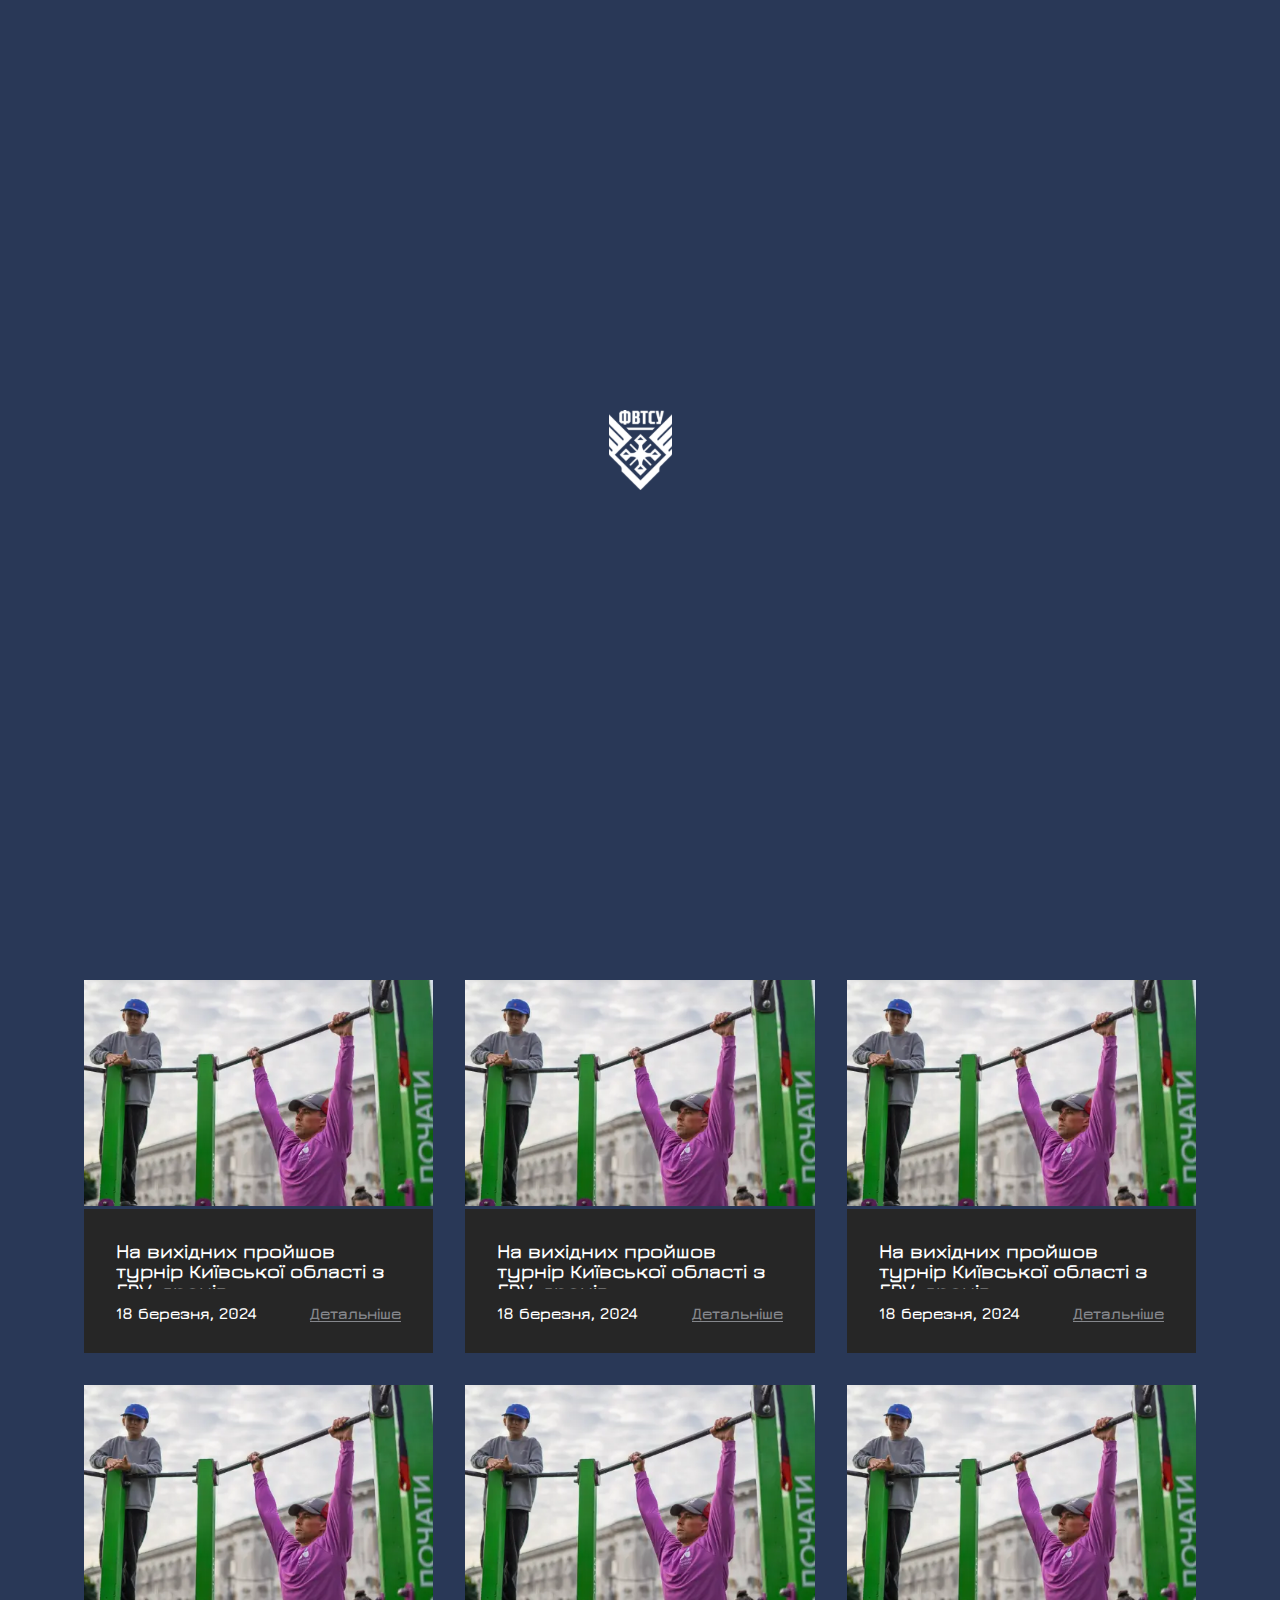
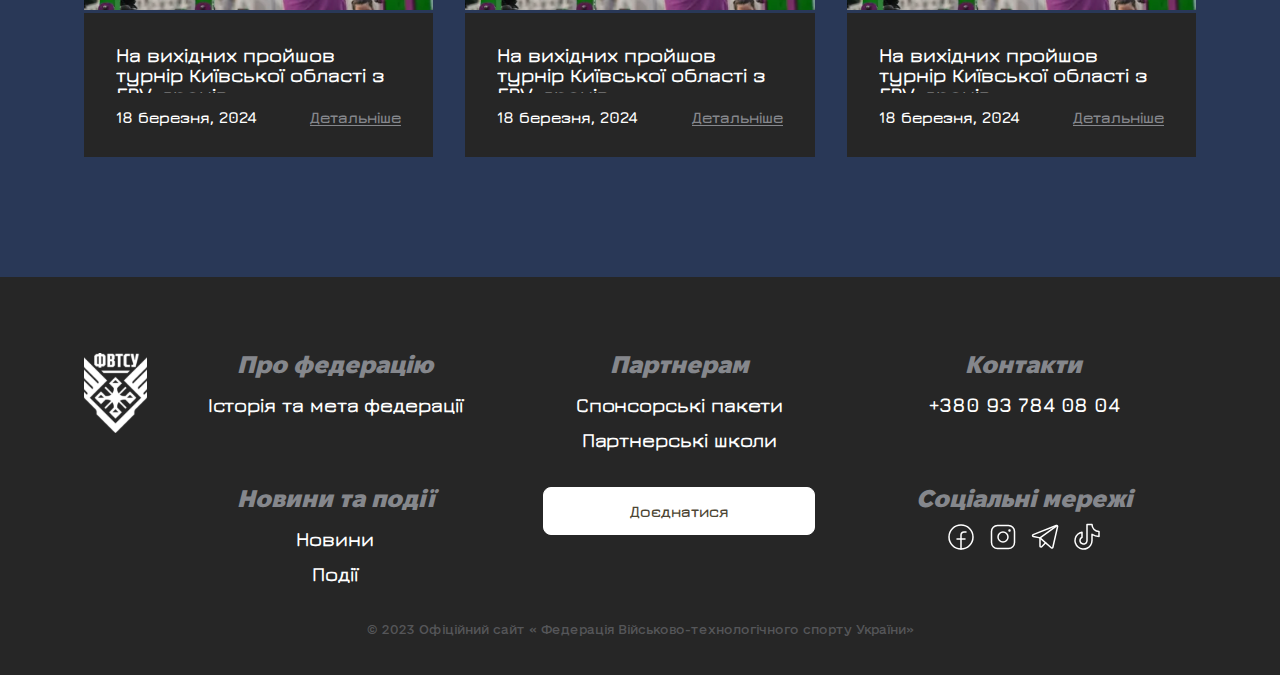
<file: news.html>
<!DOCTYPE html>
<html lang="ua">
  <head>
    <title>Новини</title>
    <meta charset="UTF-8" />
    <meta name="format-detection" content="telephone=no" />
    
    <link rel="shortcut icon" href="/assets/favicon-vBQmo7f2.ico" />
    <meta name="robots" content="noindex, nofollow" />
    <meta name="viewport" content="width=device-width, initial-scale=1.0" />
    <style>
  /* NOTE: Styles for normal work of preloader */
  body {
    overflow: hidden;
    display: flex;
    justify-content: center;
    align-items: center;
    height: 100vh;
  }
  .wrapper {
    display: none;
  }
</style>

    <script type="module" crossorigin src="/assets/app-DRvUi_cD.js"></script>
    <link rel="stylesheet" crossorigin href="/assets/app-Cood7tHZ.css">
  </head>
  <body>
    <div class="wrapper">
      <header class="header">
  <div class="header__container">
    <div class="header__menu menu">
      <a href="./" class="logo">
        <img src="/assets/logo-CAb-GeRi.svg" alt="logo" class="logo__img" />
      </a>
      <nav class="menu__body">
        <ul class="menu__list">
          <li>
            <a href="./about.html" class="menu__link link">Про федерацію</a>
          </li>
          <li>
            <a href="./news.html" class="menu__link link">Новини</a>
          </li>
          <li>
            <a href="./event-calendar.html" class="menu__link link">Події</a>
          </li>
          <li>
            <a href="./partners.html" class="menu__link link">Партнерам</a>
          </li>
          <li>
            <a href="./contacts.html" class="menu__link link">Контакти</a>
          </li>
        </ul>
      </nav>
      <button
        type="button"
        data-popup="#popup"
        class="header__button button button_small button_contained button_white"
      >
        Доєднатися
      </button>
      <div class="menu__icon icon-menu">
        <span></span>
        <span></span>
        <span></span>
      </div>
    </div>
  </div>
</header>

      <main class="page page_news news-page">
        <section class="news-page__hero news-page-hero">
          <div class="news-page-hero__container">
            <div class="news-page-hero__wrapper">
              <div class="first-screen-title-box">
                <img
                  class="first-screen-title-box__img"
                  src="/assets/logo-CAb-GeRi.svg"
                  alt="Image"
                />
                <h1 class="first-screen-title-box__title heading-h2">
                  Сторінка новин
                </h1>
              </div>
            </div>
          </div>
          <img
            class="news-page-hero__bg-img"
            src="/assets/honors-bg-MuS21V7A.png"
            alt="First screen background"
          />
        </section>
        <section class="news-page__content news-page-content">
          <div class="news-page-content__container">
            <div class="news-page-content__content">
              <ul class="news-page-content__list news-list">
                <li
                  data-aos="fade-right"
                  data-aos-delay="0"
                  class="news-list__item"
                >
                  <a href="./inner-new.html" class="news-list__link">
                    <img src="/assets/news-item-C2TXIOcO.webp" alt="Image" />
                  </a>
                  <div class="news-list__bottom">
                    <h3 class="news-list__heading" data-simplebar>
                      На вихідних пройшов турнір Київської області з FPV-дронів
                    </h3>
                    <div class="news-list__actions">
                      <time datetime="2024-03-18" class="news-list__date">
                        18 березня, 2024
                      </time>
                      <a href="./inner-new.html" class="news-list__more">
                        Детальніше
                      </a>
                    </div>
                  </div>
                </li>
                <li
                  data-aos="fade-right"
                  data-aos-delay="300"
                  class="news-list__item"
                >
                  <a href="./inner-new.html" class="news-list__link">
                    <img src="/assets/news-item-C2TXIOcO.webp" alt="Image" />
                  </a>
                  <div class="news-list__bottom">
                    <h3 class="news-list__heading" data-simplebar>
                      На вихідних пройшов турнір Київської області з FPV-дронів
                    </h3>
                    <div class="news-list__actions">
                      <time datetime="2024-03-18" class="news-list__date">
                        18 березня, 2024
                      </time>
                      <a href="./inner-new.html" class="news-list__more">
                        Детальніше
                      </a>
                    </div>
                  </div>
                </li>
                <li
                  data-aos="fade-right"
                  data-aos-delay="900"
                  class="news-list__item"
                >
                  <a href="./inner-new.html" class="news-list__link">
                    <img src="/assets/news-item-C2TXIOcO.webp" alt="Image" />
                  </a>
                  <div class="news-list__bottom">
                    <h3 class="news-list__heading" data-simplebar>
                      На вихідних пройшов турнір Київської області з FPV-дронів
                    </h3>
                    <div class="news-list__actions">
                      <time datetime="2024-03-18" class="news-list__date">
                        18 березня, 2024
                      </time>
                      <a href="./inner-new.html" class="news-list__more">
                        Детальніше
                      </a>
                    </div>
                  </div>
                </li>
                <li
                  data-aos="fade-left"
                  data-aos-delay="0"
                  class="news-list__item"
                >
                  <a href="./inner-new.html" class="news-list__link">
                    <img src="/assets/news-item-C2TXIOcO.webp" alt="Image" />
                  </a>
                  <div class="news-list__bottom">
                    <h3 class="news-list__heading" data-simplebar>
                      На вихідних пройшов турнір Київської області з FPV-дронів
                    </h3>
                    <div class="news-list__actions">
                      <time datetime="2024-03-18" class="news-list__date">
                        18 березня, 2024
                      </time>
                      <a href="./inner-new.html" class="news-list__more">
                        Детальніше
                      </a>
                    </div>
                  </div>
                </li>
                <li
                  data-aos="fade-left"
                  data-aos-delay="300"
                  class="news-list__item"
                >
                  <a href="./inner-new.html" class="news-list__link">
                    <img src="/assets/news-item-C2TXIOcO.webp" alt="Image" />
                  </a>
                  <div class="news-list__bottom">
                    <h3 class="news-list__heading" data-simplebar>
                      На вихідних пройшов турнір Київської області з FPV-дронів
                    </h3>
                    <div class="news-list__actions">
                      <time datetime="2024-03-18" class="news-list__date">
                        18 березня, 2024
                      </time>
                      <a href="./inner-new.html" class="news-list__more">
                        Детальніше
                      </a>
                    </div>
                  </div>
                </li>
                <li
                  data-aos="fade-left"
                  data-aos-delay="900"
                  class="news-list__item"
                >
                  <a href="./inner-new.html" class="news-list__link">
                    <img src="/assets/news-item-C2TXIOcO.webp" alt="Image" />
                  </a>
                  <div class="news-list__bottom">
                    <h3 class="news-list__heading" data-simplebar>
                      На вихідних пройшов турнір Київської області з FPV-дронів
                    </h3>
                    <div class="news-list__actions">
                      <time datetime="2024-03-18" class="news-list__date">
                        18 березня, 2024
                      </time>
                      <a href="./inner-new.html" class="news-list__more">
                        Детальніше
                      </a>
                    </div>
                  </div>
                </li>
              </ul>
            </div>
          </div>
        </section>
      </main>
      <footer class="footer">
  <div class="footer__container">
    <div class="footer__top">
      <a href="./" class="logo">
        <img src="/assets/logo-CAb-GeRi.svg" alt="logo" class="logo__img" />
      </a>
      <div class="footer__wrapper">
        <div class="footer__item footer-item">
          <h3 class="footer-item__heading">Про федерацію</h3>
          <ul class="footer-item__list">
            <li>
              <a href="./" class="footer-item__link link">
                Історія та мета федерації
              </a>
            </li>
          </ul>
        </div>
        <div class="footer__item footer-item">
          <h3 class="footer-item__heading">Партнерам</h3>
          <ul class="footer-item__list">
            <li>
              <a href="./" class="footer-item__link link">
                Спонсорські пакети
              </a>
            </li>
            <li>
              <a href="./" class="footer-item__link link"> Партнерські школи </a>
            </li>
          </ul>
        </div>
        <div class="footer__item footer-item">
          <h3 class="footer-item__heading">Контакти</h3>
          <ul class="footer-item__list">
            <li>
              <a href="tel:+380937840804" class="footer-item__link link">
                +380 93 784 08 04
              </a>
            </li>
          </ul>
        </div>
        <div class="footer__item footer-item">
          <h3 class="footer-item__heading">Новини та події</h3>
          <ul class="footer-item__list">
            <li>
              <a href="./" class="footer-item__link link"> Новини </a>
            </li>
            <li>
              <a href="./" class="footer-item__link link"> Події </a>
            </li>
          </ul>
        </div>
        <div class="footer__item footer-item footer-item_hide-mobile">
          <button
            type="button"
            data-popup="#popup"
            class="footer-item__button button button_medium button_contained"
          >
            Доєднатися
          </button>
        </div>
        <div class="footer__item footer-item">
          <h3 class="footer-item__heading">Соціальні мережі</h3>
          <ul class="footer-item__list social-list">
            <li>
              <a
                href="https://www.facebook.com/share/Pe1ffLr21Z8zmuDx/?mibextid=LQQJ4d"
                class="social-list__item"
              >
                <img
                  src="data:image/svg+xml,%3csvg%20width='32'%20height='32'%20viewBox='0%200%2032%2032'%20fill='none'%20xmlns='http://www.w3.org/2000/svg'%3e%3cpath%20d='M16%2028C22.6274%2028%2028%2022.6274%2028%2016C28%209.37258%2022.6274%204%2016%204C9.37258%204%204%209.37258%204%2016C4%2022.6274%209.37258%2028%2016%2028Z'%20stroke='white'%20stroke-width='1.5'%20stroke-linecap='round'%20stroke-linejoin='round'/%3e%3cpath%20d='M21%2011H19C18.6056%2010.9984%2018.2147%2011.0748%2017.85%2011.225C17.4853%2011.3752%2017.1539%2011.5961%2016.875%2011.875C16.5961%2012.1539%2016.3752%2012.4853%2016.225%2012.85C16.0748%2013.2147%2015.9984%2013.6056%2016%2014V28'%20stroke='white'%20stroke-width='1.5'%20stroke-linecap='round'%20stroke-linejoin='round'/%3e%3cpath%20d='M12%2018H20'%20stroke='white'%20stroke-width='1.5'%20stroke-linecap='round'%20stroke-linejoin='round'/%3e%3c/svg%3e"
                  alt="Facebook"
                  class="social-list__icon"
                />
              </a>
            </li>
            <li>
              <a
                href="https://www.instagram.com/co_fmtsu?igsh=OXFjd2xheHpuZ2cw"
                class="social-list__item"
              >
                <img
                  src="data:image/svg+xml,%3csvg%20width='32'%20height='32'%20viewBox='0%200%2032%2032'%20fill='none'%20xmlns='http://www.w3.org/2000/svg'%3e%3cpath%20d='M16%2021C18.7614%2021%2021%2018.7614%2021%2016C21%2013.2386%2018.7614%2011%2016%2011C13.2386%2011%2011%2013.2386%2011%2016C11%2018.7614%2013.2386%2021%2016%2021Z'%20stroke='white'%20stroke-width='1.5'%20stroke-linecap='round'%20stroke-linejoin='round'/%3e%3cpath%20d='M21.5%204.5H10.5C7.18629%204.5%204.5%207.18629%204.5%2010.5V21.5C4.5%2024.8137%207.18629%2027.5%2010.5%2027.5H21.5C24.8137%2027.5%2027.5%2024.8137%2027.5%2021.5V10.5C27.5%207.18629%2024.8137%204.5%2021.5%204.5Z'%20stroke='white'%20stroke-width='1.5'%20stroke-linecap='round'%20stroke-linejoin='round'/%3e%3cpath%20d='M22.5%2010.75C23.1904%2010.75%2023.75%2010.1904%2023.75%209.5C23.75%208.80964%2023.1904%208.25%2022.5%208.25C21.8096%208.25%2021.25%208.80964%2021.25%209.5C21.25%2010.1904%2021.8096%2010.75%2022.5%2010.75Z'%20fill='white'/%3e%3c/svg%3e"
                  alt="Instagram"
                  class="social-list__icon"
                />
              </a>
            </li>
            <li>
              <a href="./" class="social-list__item">
                <img
                  src="data:image/svg+xml,%3csvg%20width='32'%20height='32'%20viewBox='0%200%2032%2032'%20fill='none'%20xmlns='http://www.w3.org/2000/svg'%3e%3cpath%20d='M11.0001%2016.8625L22.2376%2026.75C22.3675%2026.865%2022.525%2026.9442%2022.6948%2026.9799C22.8645%2027.0156%2023.0406%2027.0065%2023.2058%2026.9535C23.371%2026.9006%2023.5195%2026.8056%2023.6369%2026.6779C23.7542%2026.5501%2023.8363%2026.3941%2023.8751%2026.225L28.5751%205.70004C28.6145%205.52327%2028.6052%205.33913%2028.5481%205.16726C28.4911%204.99538%2028.3884%204.84224%2028.2511%204.72417C28.1137%204.6061%2027.9469%204.52753%2027.7684%204.49686C27.59%204.4662%2027.4065%204.48457%2027.2376%204.55004L4.16263%2013.6125C3.23763%2013.975%203.36263%2015.325%204.33763%2015.525L11.0001%2016.8625Z'%20stroke='white'%20stroke-width='1.5'%20stroke-linecap='round'%20stroke-linejoin='round'/%3e%3cpath%20d='M11%2016.8627L28.0125%204.5752'%20stroke='white'%20stroke-width='1.5'%20stroke-linecap='round'%20stroke-linejoin='round'/%3e%3cpath%20d='M16.6125%2021.7998L12.7125%2025.6998C12.5734%2025.8411%2012.3954%2025.9378%2012.2011%2025.9777C12.0069%2026.0176%2011.8052%2025.9988%2011.6216%2025.9238C11.4381%2025.8488%2011.281%2025.7209%2011.1703%2025.5563C11.0596%2025.3918%2011.0003%2025.1981%2011%2024.9998V16.8623'%20stroke='white'%20stroke-width='1.5'%20stroke-linecap='round'%20stroke-linejoin='round'/%3e%3c/svg%3e"
                  alt="Telegram"
                  class="social-list__icon"
                />
              </a>
            </li>
            <li>
              <a href="./" class="social-list__item">
                <img
                  src="data:image/svg+xml,%3csvg%20width='32'%20height='32'%20viewBox='0%200%2032%2032'%20fill='none'%20xmlns='http://www.w3.org/2000/svg'%3e%3cpath%20d='M21%2013.25C23.04%2014.7147%2025.4886%2015.5018%2028%2015.5V10.5C26.1435%2010.5%2024.363%209.7625%2023.0503%208.44975C21.7375%207.13699%2021%205.35652%2021%203.5H16V19.5C16%2020.1263%2015.8318%2020.7412%2015.5132%2021.2804C15.1945%2021.8197%2014.737%2022.2635%2014.1884%2022.5656C13.6397%2022.8678%2013.02%2023.0171%2012.394%2022.9982C11.7679%2022.9792%2011.1584%2022.7926%2010.6291%2022.4578C10.0997%2022.1229%209.66993%2021.6522%209.38451%2021.0947C9.09909%2020.5372%208.96852%2019.9132%209.00641%2019.288C9.0443%2018.6628%209.24927%2018.0593%209.59993%2017.5403C9.95059%2017.0213%2010.4341%2016.6059%2011%2016.3375V11.1375C9.40822%2011.4229%207.93089%2012.1564%206.7414%2013.252C5.55192%2014.3476%204.69966%2015.7598%204.28466%2017.3228C3.86965%2018.8858%203.90913%2020.5347%204.39846%2022.0761C4.88779%2023.6174%205.80666%2024.9872%207.04722%2026.0246C8.28777%2027.062%209.79852%2027.724%2011.4021%2027.9329C13.0057%2028.1418%2014.6357%2027.8889%2016.1006%2027.2038C17.5655%2026.5188%2018.8046%2025.4301%2019.6724%2024.0655C20.5402%2022.701%2021.0008%2021.1172%2021%2019.5V13.25Z'%20stroke='white'%20stroke-width='1.5'%20stroke-linecap='round'%20stroke-linejoin='round'/%3e%3c/svg%3e"
                  alt="TikTok"
                  class="social-list__icon"
                />
              </a>
            </li>
          </ul>
        </div>
        <div class="footer__item footer-item footer-item_show-mobile">
          <button
            type="button"
            data-popup="#popup"
            class="footer-item__button button button_medium button_contained"
          >
            Доєднатися
          </button>
        </div>
      </div>
    </div>
    <p class="footer__copy">
      © 2023 Офіційний сайт « Федерація Військово-технологічного спорту України»
    </p>
  </div>
</footer>

      <div id="popup" aria-hidden="true" class="popup">
  <div class="popup__wrapper">
    <div class="popup__content">
      <button data-close type="button" class="popup__close">
        <span></span>
        <span></span>
      </button>
      <form
        id="entry_form"
        name="entry_form"
        class="about-form__form form-about"
      >
        <h3 class="form-about__heading">Ваша заявка</h3>
        <div class="form-about__content">
          <div class="form-about__row">
            <div class="form-about__item">
              <label for="form-about-fullName-input" class="form-about__label">
                ПІБ<span class="asterisk">*</span>
              </label>
              <input
                autocomplete="off"
                type="text"
                name="entry_form[full_name]"
                data-error="Помилка"
                placeholder="Введіть ваше ПІБ"
                class="form-about__input"
                id="form-about-fullName-input"
                required
              />
            </div>
          </div>
          <div class="form-about__row">
            <div class="form-about__item">
              <label for="form-about-email-input" class="form-about__label">
                Електронна пошта<span class="asterisk">*</span>
              </label>
              <input
                autocomplete="on"
                type="email"
                name="entry_form[email]"
                data-error="Помилка"
                placeholder="Введіть ваш email"
                class="form-about__input"
                id="form-about-email-input"
                required
              />
            </div>
          </div>
          <div class="form-about__row">
            <div class="form-about__item">
              <label for="form-about-city-input" class="form-about__label">
                Місто<span class="asterisk">*</span>
              </label>
              <input
                autocomplete="off"
                type="text"
                name="entry_form[city]"
                data-error="Помилка"
                placeholder="Введіть ваше місто"
                class="form-about__input"
                id="form-about-city-input"
                required
              />
            </div>
          </div>
          <div class="form-about__row">
            <div class="form-about__item">
              <label for="form-about-phone-input" class="form-about__label">
                Телефон
              </label>
              <input
                autocomplete="off"
                type="tel"
                name="entry_form[phone]"
                data-error="Помилка"
                placeholder="Введіть ваш телефон"
                value="+380"
                class="form-about__input"
                id="form-about-phone-input"
              />
            </div>
          </div>
          <div class="form-about__row form-about__row_full-width">
            <div class="form-about__item">
              <label for="form-about-date-input" class="form-about__label">
                Дата народження
              </label>
              <input
                autocomplete="off"
                type="text"
                name="entry_form[birthday]"
                data-error="Помилка"
                placeholder="Ваша дата народження"
                class="form-about__input"
                id="form-about-birthday-input"
                data-datepicker
              />
            </div>
          </div>
          <div class="form-about__row form-about__row_full-width">
            <div class="form-about__item">
              <label for="form-about-select-input" class="form-about__label">
                Чи маєте ви досвід у військово-технологічному спорті?
              </label>
              <select
                id="form-about-select-experience"
                name="entry_form[isHasExperience]"
                class="form-about__select select"
              >
                <option value="null" selected>Не обрано</option>
                <option value="true">Так</option>
                <option value="false">Ні</option>
              </select>
            </div>
          </div>
          <div class="form-about__row form-about__row_full-width">
            <div class="form-about__item">
              <label for="form-about-select-input" class="form-about__label">
                Який саме напрямок військово-технологічного спорту вас цікавить
                найбільше?
              </label>
              <select
                id="form-about-select-direction"
                name="entry_form[direction]"
                class="form-about__select select"
              >
                <option value="null" selected>Не обрано</option>
                <option value="2">Пункт №2</option>
                <option value="3">Пункт №3</option>
                <option value="4">Пункт №4</option>
                <option value="5">Пункт №4</option>
              </select>
            </div>
          </div>
          <div class="form-about__row form-about__row_full-width">
            <div class="form-about__item">
              <label for="form-about-select-input" class="form-about__label">
                Чи маєте ви питання або коментарі щодо членства в Федерації?
              </label>
              <textarea
                name="form[aaa]"
                id="form-about-textarea-input"
                class="form-about__textarea form-about__input"
                placeholder="Ваша відповідь"
              ></textarea>
            </div>
          </div>
        </div>
        <div class="form-about__row">
          <button
            type="submit"
            class="form-about__button button button_medium button_contained button_white"
          >
            Доєднатися
          </button>
        </div>
      </form>
    </div>
  </div>
</div>

    </div>
    <div class="preloader">
  <div class="preloader__body">
    <img class="preloader__logo" src="/assets/logo-CAb-GeRi.svg" alt="logo" />
  </div>
</div>

  </body>
</html>
</file>
<file: assets/app-Cood7tHZ.css>
@charset "UTF-8";@import url("https://fonts.googleapis.com/css2?family=Jura:wght@300..700&display=swap");@import url("https://fonts.googleapis.com/css2?family=Inter:wght@100..900&display=swap");/*!
 * animate.css - https://animate.style/
 * Version - 4.1.1
 * Licensed under the MIT license - http://opensource.org/licenses/MIT
 *
 * Copyright (c) 2020 Animate.css
 */
:root {
  --animate-duration: 1s;
  --animate-delay: 1s;
  --animate-repeat: 1;
}
.animate__animated {
  -webkit-animation-duration: 1s;
  animation-duration: 1s;
  -webkit-animation-duration: var(--animate-duration);
  animation-duration: var(--animate-duration);
  -webkit-animation-fill-mode: both;
  animation-fill-mode: both;
}
.animate__animated.animate__infinite {
  -webkit-animation-iteration-count: infinite;
  animation-iteration-count: infinite;
}
.animate__animated.animate__repeat-1 {
  -webkit-animation-iteration-count: 1;
  animation-iteration-count: 1;
  -webkit-animation-iteration-count: var(--animate-repeat);
  animation-iteration-count: var(--animate-repeat);
}
.animate__animated.animate__repeat-2 {
  -webkit-animation-iteration-count: calc(1 * 2);
  animation-iteration-count: calc(1 * 2);
  -webkit-animation-iteration-count: calc(var(--animate-repeat) * 2);
  animation-iteration-count: calc(var(--animate-repeat) * 2);
}
.animate__animated.animate__repeat-3 {
  -webkit-animation-iteration-count: calc(1 * 3);
  animation-iteration-count: calc(1 * 3);
  -webkit-animation-iteration-count: calc(var(--animate-repeat) * 3);
  animation-iteration-count: calc(var(--animate-repeat) * 3);
}
.animate__animated.animate__delay-1s {
  -webkit-animation-delay: 1s;
  animation-delay: 1s;
  -webkit-animation-delay: var(--animate-delay);
  animation-delay: var(--animate-delay);
}
.animate__animated.animate__delay-2s {
  -webkit-animation-delay: calc(1s * 2);
  animation-delay: calc(1s * 2);
  -webkit-animation-delay: calc(var(--animate-delay) * 2);
  animation-delay: calc(var(--animate-delay) * 2);
}
.animate__animated.animate__delay-3s {
  -webkit-animation-delay: calc(1s * 3);
  animation-delay: calc(1s * 3);
  -webkit-animation-delay: calc(var(--animate-delay) * 3);
  animation-delay: calc(var(--animate-delay) * 3);
}
.animate__animated.animate__delay-4s {
  -webkit-animation-delay: calc(1s * 4);
  animation-delay: calc(1s * 4);
  -webkit-animation-delay: calc(var(--animate-delay) * 4);
  animation-delay: calc(var(--animate-delay) * 4);
}
.animate__animated.animate__delay-5s {
  -webkit-animation-delay: calc(1s * 5);
  animation-delay: calc(1s * 5);
  -webkit-animation-delay: calc(var(--animate-delay) * 5);
  animation-delay: calc(var(--animate-delay) * 5);
}
.animate__animated.animate__faster {
  -webkit-animation-duration: calc(1s / 2);
  animation-duration: calc(1s / 2);
  -webkit-animation-duration: calc(var(--animate-duration) / 2);
  animation-duration: calc(var(--animate-duration) / 2);
}
.animate__animated.animate__fast {
  -webkit-animation-duration: calc(1s * 0.8);
  animation-duration: calc(1s * 0.8);
  -webkit-animation-duration: calc(var(--animate-duration) * 0.8);
  animation-duration: calc(var(--animate-duration) * 0.8);
}
.animate__animated.animate__slow {
  -webkit-animation-duration: calc(1s * 2);
  animation-duration: calc(1s * 2);
  -webkit-animation-duration: calc(var(--animate-duration) * 2);
  animation-duration: calc(var(--animate-duration) * 2);
}
.animate__animated.animate__slower {
  -webkit-animation-duration: calc(1s * 3);
  animation-duration: calc(1s * 3);
  -webkit-animation-duration: calc(var(--animate-duration) * 3);
  animation-duration: calc(var(--animate-duration) * 3);
}
@media print, (prefers-reduced-motion: reduce) {
  .animate__animated {
    -webkit-animation-duration: 1ms !important;
    animation-duration: 1ms !important;
    -webkit-transition-duration: 1ms !important;
    transition-duration: 1ms !important;
    -webkit-animation-iteration-count: 1 !important;
    animation-iteration-count: 1 !important;
  }

  .animate__animated[class*='Out'] {
    opacity: 0;
  }
}
/* Attention seekers  */
@-webkit-keyframes bounce {
  from,
  20%,
  53%,
  to {
    -webkit-animation-timing-function: cubic-bezier(0.215, 0.61, 0.355, 1);
    animation-timing-function: cubic-bezier(0.215, 0.61, 0.355, 1);
    -webkit-transform: translate3d(0, 0, 0);
    transform: translate3d(0, 0, 0);
  }

  40%,
  43% {
    -webkit-animation-timing-function: cubic-bezier(0.755, 0.05, 0.855, 0.06);
    animation-timing-function: cubic-bezier(0.755, 0.05, 0.855, 0.06);
    -webkit-transform: translate3d(0, -30px, 0) scaleY(1.1);
    transform: translate3d(0, -30px, 0) scaleY(1.1);
  }

  70% {
    -webkit-animation-timing-function: cubic-bezier(0.755, 0.05, 0.855, 0.06);
    animation-timing-function: cubic-bezier(0.755, 0.05, 0.855, 0.06);
    -webkit-transform: translate3d(0, -15px, 0) scaleY(1.05);
    transform: translate3d(0, -15px, 0) scaleY(1.05);
  }

  80% {
    -webkit-transition-timing-function: cubic-bezier(0.215, 0.61, 0.355, 1);
    transition-timing-function: cubic-bezier(0.215, 0.61, 0.355, 1);
    -webkit-transform: translate3d(0, 0, 0) scaleY(0.95);
    transform: translate3d(0, 0, 0) scaleY(0.95);
  }

  90% {
    -webkit-transform: translate3d(0, -4px, 0) scaleY(1.02);
    transform: translate3d(0, -4px, 0) scaleY(1.02);
  }
}
@keyframes bounce {
  from,
  20%,
  53%,
  to {
    -webkit-animation-timing-function: cubic-bezier(0.215, 0.61, 0.355, 1);
    animation-timing-function: cubic-bezier(0.215, 0.61, 0.355, 1);
    -webkit-transform: translate3d(0, 0, 0);
    transform: translate3d(0, 0, 0);
  }

  40%,
  43% {
    -webkit-animation-timing-function: cubic-bezier(0.755, 0.05, 0.855, 0.06);
    animation-timing-function: cubic-bezier(0.755, 0.05, 0.855, 0.06);
    -webkit-transform: translate3d(0, -30px, 0) scaleY(1.1);
    transform: translate3d(0, -30px, 0) scaleY(1.1);
  }

  70% {
    -webkit-animation-timing-function: cubic-bezier(0.755, 0.05, 0.855, 0.06);
    animation-timing-function: cubic-bezier(0.755, 0.05, 0.855, 0.06);
    -webkit-transform: translate3d(0, -15px, 0) scaleY(1.05);
    transform: translate3d(0, -15px, 0) scaleY(1.05);
  }

  80% {
    -webkit-transition-timing-function: cubic-bezier(0.215, 0.61, 0.355, 1);
    transition-timing-function: cubic-bezier(0.215, 0.61, 0.355, 1);
    -webkit-transform: translate3d(0, 0, 0) scaleY(0.95);
    transform: translate3d(0, 0, 0) scaleY(0.95);
  }

  90% {
    -webkit-transform: translate3d(0, -4px, 0) scaleY(1.02);
    transform: translate3d(0, -4px, 0) scaleY(1.02);
  }
}
.animate__bounce {
  -webkit-animation-name: bounce;
  animation-name: bounce;
  -webkit-transform-origin: center bottom;
  transform-origin: center bottom;
}
@-webkit-keyframes flash {
  from,
  50%,
  to {
    opacity: 1;
  }

  25%,
  75% {
    opacity: 0;
  }
}
@keyframes flash {
  from,
  50%,
  to {
    opacity: 1;
  }

  25%,
  75% {
    opacity: 0;
  }
}
.animate__flash {
  -webkit-animation-name: flash;
  animation-name: flash;
}
/* originally authored by Nick Pettit - https://github.com/nickpettit/glide */
@-webkit-keyframes pulse {
  from {
    -webkit-transform: scale3d(1, 1, 1);
    transform: scale3d(1, 1, 1);
  }

  50% {
    -webkit-transform: scale3d(1.05, 1.05, 1.05);
    transform: scale3d(1.05, 1.05, 1.05);
  }

  to {
    -webkit-transform: scale3d(1, 1, 1);
    transform: scale3d(1, 1, 1);
  }
}
@keyframes pulse {
  from {
    -webkit-transform: scale3d(1, 1, 1);
    transform: scale3d(1, 1, 1);
  }

  50% {
    -webkit-transform: scale3d(1.05, 1.05, 1.05);
    transform: scale3d(1.05, 1.05, 1.05);
  }

  to {
    -webkit-transform: scale3d(1, 1, 1);
    transform: scale3d(1, 1, 1);
  }
}
.animate__pulse {
  -webkit-animation-name: pulse;
  animation-name: pulse;
  -webkit-animation-timing-function: ease-in-out;
  animation-timing-function: ease-in-out;
}
@-webkit-keyframes rubberBand {
  from {
    -webkit-transform: scale3d(1, 1, 1);
    transform: scale3d(1, 1, 1);
  }

  30% {
    -webkit-transform: scale3d(1.25, 0.75, 1);
    transform: scale3d(1.25, 0.75, 1);
  }

  40% {
    -webkit-transform: scale3d(0.75, 1.25, 1);
    transform: scale3d(0.75, 1.25, 1);
  }

  50% {
    -webkit-transform: scale3d(1.15, 0.85, 1);
    transform: scale3d(1.15, 0.85, 1);
  }

  65% {
    -webkit-transform: scale3d(0.95, 1.05, 1);
    transform: scale3d(0.95, 1.05, 1);
  }

  75% {
    -webkit-transform: scale3d(1.05, 0.95, 1);
    transform: scale3d(1.05, 0.95, 1);
  }

  to {
    -webkit-transform: scale3d(1, 1, 1);
    transform: scale3d(1, 1, 1);
  }
}
@keyframes rubberBand {
  from {
    -webkit-transform: scale3d(1, 1, 1);
    transform: scale3d(1, 1, 1);
  }

  30% {
    -webkit-transform: scale3d(1.25, 0.75, 1);
    transform: scale3d(1.25, 0.75, 1);
  }

  40% {
    -webkit-transform: scale3d(0.75, 1.25, 1);
    transform: scale3d(0.75, 1.25, 1);
  }

  50% {
    -webkit-transform: scale3d(1.15, 0.85, 1);
    transform: scale3d(1.15, 0.85, 1);
  }

  65% {
    -webkit-transform: scale3d(0.95, 1.05, 1);
    transform: scale3d(0.95, 1.05, 1);
  }

  75% {
    -webkit-transform: scale3d(1.05, 0.95, 1);
    transform: scale3d(1.05, 0.95, 1);
  }

  to {
    -webkit-transform: scale3d(1, 1, 1);
    transform: scale3d(1, 1, 1);
  }
}
.animate__rubberBand {
  -webkit-animation-name: rubberBand;
  animation-name: rubberBand;
}
@-webkit-keyframes shakeX {
  from,
  to {
    -webkit-transform: translate3d(0, 0, 0);
    transform: translate3d(0, 0, 0);
  }

  10%,
  30%,
  50%,
  70%,
  90% {
    -webkit-transform: translate3d(-10px, 0, 0);
    transform: translate3d(-10px, 0, 0);
  }

  20%,
  40%,
  60%,
  80% {
    -webkit-transform: translate3d(10px, 0, 0);
    transform: translate3d(10px, 0, 0);
  }
}
@keyframes shakeX {
  from,
  to {
    -webkit-transform: translate3d(0, 0, 0);
    transform: translate3d(0, 0, 0);
  }

  10%,
  30%,
  50%,
  70%,
  90% {
    -webkit-transform: translate3d(-10px, 0, 0);
    transform: translate3d(-10px, 0, 0);
  }

  20%,
  40%,
  60%,
  80% {
    -webkit-transform: translate3d(10px, 0, 0);
    transform: translate3d(10px, 0, 0);
  }
}
.animate__shakeX {
  -webkit-animation-name: shakeX;
  animation-name: shakeX;
}
@-webkit-keyframes shakeY {
  from,
  to {
    -webkit-transform: translate3d(0, 0, 0);
    transform: translate3d(0, 0, 0);
  }

  10%,
  30%,
  50%,
  70%,
  90% {
    -webkit-transform: translate3d(0, -10px, 0);
    transform: translate3d(0, -10px, 0);
  }

  20%,
  40%,
  60%,
  80% {
    -webkit-transform: translate3d(0, 10px, 0);
    transform: translate3d(0, 10px, 0);
  }
}
@keyframes shakeY {
  from,
  to {
    -webkit-transform: translate3d(0, 0, 0);
    transform: translate3d(0, 0, 0);
  }

  10%,
  30%,
  50%,
  70%,
  90% {
    -webkit-transform: translate3d(0, -10px, 0);
    transform: translate3d(0, -10px, 0);
  }

  20%,
  40%,
  60%,
  80% {
    -webkit-transform: translate3d(0, 10px, 0);
    transform: translate3d(0, 10px, 0);
  }
}
.animate__shakeY {
  -webkit-animation-name: shakeY;
  animation-name: shakeY;
}
@-webkit-keyframes headShake {
  0% {
    -webkit-transform: translateX(0);
    transform: translateX(0);
  }

  6.5% {
    -webkit-transform: translateX(-6px) rotateY(-9deg);
    transform: translateX(-6px) rotateY(-9deg);
  }

  18.5% {
    -webkit-transform: translateX(5px) rotateY(7deg);
    transform: translateX(5px) rotateY(7deg);
  }

  31.5% {
    -webkit-transform: translateX(-3px) rotateY(-5deg);
    transform: translateX(-3px) rotateY(-5deg);
  }

  43.5% {
    -webkit-transform: translateX(2px) rotateY(3deg);
    transform: translateX(2px) rotateY(3deg);
  }

  50% {
    -webkit-transform: translateX(0);
    transform: translateX(0);
  }
}
@keyframes headShake {
  0% {
    -webkit-transform: translateX(0);
    transform: translateX(0);
  }

  6.5% {
    -webkit-transform: translateX(-6px) rotateY(-9deg);
    transform: translateX(-6px) rotateY(-9deg);
  }

  18.5% {
    -webkit-transform: translateX(5px) rotateY(7deg);
    transform: translateX(5px) rotateY(7deg);
  }

  31.5% {
    -webkit-transform: translateX(-3px) rotateY(-5deg);
    transform: translateX(-3px) rotateY(-5deg);
  }

  43.5% {
    -webkit-transform: translateX(2px) rotateY(3deg);
    transform: translateX(2px) rotateY(3deg);
  }

  50% {
    -webkit-transform: translateX(0);
    transform: translateX(0);
  }
}
.animate__headShake {
  -webkit-animation-timing-function: ease-in-out;
  animation-timing-function: ease-in-out;
  -webkit-animation-name: headShake;
  animation-name: headShake;
}
@-webkit-keyframes swing {
  20% {
    -webkit-transform: rotate3d(0, 0, 1, 15deg);
    transform: rotate3d(0, 0, 1, 15deg);
  }

  40% {
    -webkit-transform: rotate3d(0, 0, 1, -10deg);
    transform: rotate3d(0, 0, 1, -10deg);
  }

  60% {
    -webkit-transform: rotate3d(0, 0, 1, 5deg);
    transform: rotate3d(0, 0, 1, 5deg);
  }

  80% {
    -webkit-transform: rotate3d(0, 0, 1, -5deg);
    transform: rotate3d(0, 0, 1, -5deg);
  }

  to {
    -webkit-transform: rotate3d(0, 0, 1, 0deg);
    transform: rotate3d(0, 0, 1, 0deg);
  }
}
@keyframes swing {
  20% {
    -webkit-transform: rotate3d(0, 0, 1, 15deg);
    transform: rotate3d(0, 0, 1, 15deg);
  }

  40% {
    -webkit-transform: rotate3d(0, 0, 1, -10deg);
    transform: rotate3d(0, 0, 1, -10deg);
  }

  60% {
    -webkit-transform: rotate3d(0, 0, 1, 5deg);
    transform: rotate3d(0, 0, 1, 5deg);
  }

  80% {
    -webkit-transform: rotate3d(0, 0, 1, -5deg);
    transform: rotate3d(0, 0, 1, -5deg);
  }

  to {
    -webkit-transform: rotate3d(0, 0, 1, 0deg);
    transform: rotate3d(0, 0, 1, 0deg);
  }
}
.animate__swing {
  -webkit-transform-origin: top center;
  transform-origin: top center;
  -webkit-animation-name: swing;
  animation-name: swing;
}
@-webkit-keyframes tada {
  from {
    -webkit-transform: scale3d(1, 1, 1);
    transform: scale3d(1, 1, 1);
  }

  10%,
  20% {
    -webkit-transform: scale3d(0.9, 0.9, 0.9) rotate3d(0, 0, 1, -3deg);
    transform: scale3d(0.9, 0.9, 0.9) rotate3d(0, 0, 1, -3deg);
  }

  30%,
  50%,
  70%,
  90% {
    -webkit-transform: scale3d(1.1, 1.1, 1.1) rotate3d(0, 0, 1, 3deg);
    transform: scale3d(1.1, 1.1, 1.1) rotate3d(0, 0, 1, 3deg);
  }

  40%,
  60%,
  80% {
    -webkit-transform: scale3d(1.1, 1.1, 1.1) rotate3d(0, 0, 1, -3deg);
    transform: scale3d(1.1, 1.1, 1.1) rotate3d(0, 0, 1, -3deg);
  }

  to {
    -webkit-transform: scale3d(1, 1, 1);
    transform: scale3d(1, 1, 1);
  }
}
@keyframes tada {
  from {
    -webkit-transform: scale3d(1, 1, 1);
    transform: scale3d(1, 1, 1);
  }

  10%,
  20% {
    -webkit-transform: scale3d(0.9, 0.9, 0.9) rotate3d(0, 0, 1, -3deg);
    transform: scale3d(0.9, 0.9, 0.9) rotate3d(0, 0, 1, -3deg);
  }

  30%,
  50%,
  70%,
  90% {
    -webkit-transform: scale3d(1.1, 1.1, 1.1) rotate3d(0, 0, 1, 3deg);
    transform: scale3d(1.1, 1.1, 1.1) rotate3d(0, 0, 1, 3deg);
  }

  40%,
  60%,
  80% {
    -webkit-transform: scale3d(1.1, 1.1, 1.1) rotate3d(0, 0, 1, -3deg);
    transform: scale3d(1.1, 1.1, 1.1) rotate3d(0, 0, 1, -3deg);
  }

  to {
    -webkit-transform: scale3d(1, 1, 1);
    transform: scale3d(1, 1, 1);
  }
}
.animate__tada {
  -webkit-animation-name: tada;
  animation-name: tada;
}
/* originally authored by Nick Pettit - https://github.com/nickpettit/glide */
@-webkit-keyframes wobble {
  from {
    -webkit-transform: translate3d(0, 0, 0);
    transform: translate3d(0, 0, 0);
  }

  15% {
    -webkit-transform: translate3d(-25%, 0, 0) rotate3d(0, 0, 1, -5deg);
    transform: translate3d(-25%, 0, 0) rotate3d(0, 0, 1, -5deg);
  }

  30% {
    -webkit-transform: translate3d(20%, 0, 0) rotate3d(0, 0, 1, 3deg);
    transform: translate3d(20%, 0, 0) rotate3d(0, 0, 1, 3deg);
  }

  45% {
    -webkit-transform: translate3d(-15%, 0, 0) rotate3d(0, 0, 1, -3deg);
    transform: translate3d(-15%, 0, 0) rotate3d(0, 0, 1, -3deg);
  }

  60% {
    -webkit-transform: translate3d(10%, 0, 0) rotate3d(0, 0, 1, 2deg);
    transform: translate3d(10%, 0, 0) rotate3d(0, 0, 1, 2deg);
  }

  75% {
    -webkit-transform: translate3d(-5%, 0, 0) rotate3d(0, 0, 1, -1deg);
    transform: translate3d(-5%, 0, 0) rotate3d(0, 0, 1, -1deg);
  }

  to {
    -webkit-transform: translate3d(0, 0, 0);
    transform: translate3d(0, 0, 0);
  }
}
@keyframes wobble {
  from {
    -webkit-transform: translate3d(0, 0, 0);
    transform: translate3d(0, 0, 0);
  }

  15% {
    -webkit-transform: translate3d(-25%, 0, 0) rotate3d(0, 0, 1, -5deg);
    transform: translate3d(-25%, 0, 0) rotate3d(0, 0, 1, -5deg);
  }

  30% {
    -webkit-transform: translate3d(20%, 0, 0) rotate3d(0, 0, 1, 3deg);
    transform: translate3d(20%, 0, 0) rotate3d(0, 0, 1, 3deg);
  }

  45% {
    -webkit-transform: translate3d(-15%, 0, 0) rotate3d(0, 0, 1, -3deg);
    transform: translate3d(-15%, 0, 0) rotate3d(0, 0, 1, -3deg);
  }

  60% {
    -webkit-transform: translate3d(10%, 0, 0) rotate3d(0, 0, 1, 2deg);
    transform: translate3d(10%, 0, 0) rotate3d(0, 0, 1, 2deg);
  }

  75% {
    -webkit-transform: translate3d(-5%, 0, 0) rotate3d(0, 0, 1, -1deg);
    transform: translate3d(-5%, 0, 0) rotate3d(0, 0, 1, -1deg);
  }

  to {
    -webkit-transform: translate3d(0, 0, 0);
    transform: translate3d(0, 0, 0);
  }
}
.animate__wobble {
  -webkit-animation-name: wobble;
  animation-name: wobble;
}
@-webkit-keyframes jello {
  from,
  11.1%,
  to {
    -webkit-transform: translate3d(0, 0, 0);
    transform: translate3d(0, 0, 0);
  }

  22.2% {
    -webkit-transform: skewX(-12.5deg) skewY(-12.5deg);
    transform: skewX(-12.5deg) skewY(-12.5deg);
  }

  33.3% {
    -webkit-transform: skewX(6.25deg) skewY(6.25deg);
    transform: skewX(6.25deg) skewY(6.25deg);
  }

  44.4% {
    -webkit-transform: skewX(-3.125deg) skewY(-3.125deg);
    transform: skewX(-3.125deg) skewY(-3.125deg);
  }

  55.5% {
    -webkit-transform: skewX(1.5625deg) skewY(1.5625deg);
    transform: skewX(1.5625deg) skewY(1.5625deg);
  }

  66.6% {
    -webkit-transform: skewX(-0.78125deg) skewY(-0.78125deg);
    transform: skewX(-0.78125deg) skewY(-0.78125deg);
  }

  77.7% {
    -webkit-transform: skewX(0.390625deg) skewY(0.390625deg);
    transform: skewX(0.390625deg) skewY(0.390625deg);
  }

  88.8% {
    -webkit-transform: skewX(-0.1953125deg) skewY(-0.1953125deg);
    transform: skewX(-0.1953125deg) skewY(-0.1953125deg);
  }
}
@keyframes jello {
  from,
  11.1%,
  to {
    -webkit-transform: translate3d(0, 0, 0);
    transform: translate3d(0, 0, 0);
  }

  22.2% {
    -webkit-transform: skewX(-12.5deg) skewY(-12.5deg);
    transform: skewX(-12.5deg) skewY(-12.5deg);
  }

  33.3% {
    -webkit-transform: skewX(6.25deg) skewY(6.25deg);
    transform: skewX(6.25deg) skewY(6.25deg);
  }

  44.4% {
    -webkit-transform: skewX(-3.125deg) skewY(-3.125deg);
    transform: skewX(-3.125deg) skewY(-3.125deg);
  }

  55.5% {
    -webkit-transform: skewX(1.5625deg) skewY(1.5625deg);
    transform: skewX(1.5625deg) skewY(1.5625deg);
  }

  66.6% {
    -webkit-transform: skewX(-0.78125deg) skewY(-0.78125deg);
    transform: skewX(-0.78125deg) skewY(-0.78125deg);
  }

  77.7% {
    -webkit-transform: skewX(0.390625deg) skewY(0.390625deg);
    transform: skewX(0.390625deg) skewY(0.390625deg);
  }

  88.8% {
    -webkit-transform: skewX(-0.1953125deg) skewY(-0.1953125deg);
    transform: skewX(-0.1953125deg) skewY(-0.1953125deg);
  }
}
.animate__jello {
  -webkit-animation-name: jello;
  animation-name: jello;
  -webkit-transform-origin: center;
  transform-origin: center;
}
@-webkit-keyframes heartBeat {
  0% {
    -webkit-transform: scale(1);
    transform: scale(1);
  }

  14% {
    -webkit-transform: scale(1.3);
    transform: scale(1.3);
  }

  28% {
    -webkit-transform: scale(1);
    transform: scale(1);
  }

  42% {
    -webkit-transform: scale(1.3);
    transform: scale(1.3);
  }

  70% {
    -webkit-transform: scale(1);
    transform: scale(1);
  }
}
@keyframes heartBeat {
  0% {
    -webkit-transform: scale(1);
    transform: scale(1);
  }

  14% {
    -webkit-transform: scale(1.3);
    transform: scale(1.3);
  }

  28% {
    -webkit-transform: scale(1);
    transform: scale(1);
  }

  42% {
    -webkit-transform: scale(1.3);
    transform: scale(1.3);
  }

  70% {
    -webkit-transform: scale(1);
    transform: scale(1);
  }
}
.animate__heartBeat {
  -webkit-animation-name: heartBeat;
  animation-name: heartBeat;
  -webkit-animation-duration: calc(1s * 1.3);
  animation-duration: calc(1s * 1.3);
  -webkit-animation-duration: calc(var(--animate-duration) * 1.3);
  animation-duration: calc(var(--animate-duration) * 1.3);
  -webkit-animation-timing-function: ease-in-out;
  animation-timing-function: ease-in-out;
}
/* Back entrances */
@-webkit-keyframes backInDown {
  0% {
    -webkit-transform: translateY(-1200px) scale(0.7);
    transform: translateY(-1200px) scale(0.7);
    opacity: 0.7;
  }

  80% {
    -webkit-transform: translateY(0px) scale(0.7);
    transform: translateY(0px) scale(0.7);
    opacity: 0.7;
  }

  100% {
    -webkit-transform: scale(1);
    transform: scale(1);
    opacity: 1;
  }
}
@keyframes backInDown {
  0% {
    -webkit-transform: translateY(-1200px) scale(0.7);
    transform: translateY(-1200px) scale(0.7);
    opacity: 0.7;
  }

  80% {
    -webkit-transform: translateY(0px) scale(0.7);
    transform: translateY(0px) scale(0.7);
    opacity: 0.7;
  }

  100% {
    -webkit-transform: scale(1);
    transform: scale(1);
    opacity: 1;
  }
}
.animate__backInDown {
  -webkit-animation-name: backInDown;
  animation-name: backInDown;
}
@-webkit-keyframes backInLeft {
  0% {
    -webkit-transform: translateX(-2000px) scale(0.7);
    transform: translateX(-2000px) scale(0.7);
    opacity: 0.7;
  }

  80% {
    -webkit-transform: translateX(0px) scale(0.7);
    transform: translateX(0px) scale(0.7);
    opacity: 0.7;
  }

  100% {
    -webkit-transform: scale(1);
    transform: scale(1);
    opacity: 1;
  }
}
@keyframes backInLeft {
  0% {
    -webkit-transform: translateX(-2000px) scale(0.7);
    transform: translateX(-2000px) scale(0.7);
    opacity: 0.7;
  }

  80% {
    -webkit-transform: translateX(0px) scale(0.7);
    transform: translateX(0px) scale(0.7);
    opacity: 0.7;
  }

  100% {
    -webkit-transform: scale(1);
    transform: scale(1);
    opacity: 1;
  }
}
.animate__backInLeft {
  -webkit-animation-name: backInLeft;
  animation-name: backInLeft;
}
@-webkit-keyframes backInRight {
  0% {
    -webkit-transform: translateX(2000px) scale(0.7);
    transform: translateX(2000px) scale(0.7);
    opacity: 0.7;
  }

  80% {
    -webkit-transform: translateX(0px) scale(0.7);
    transform: translateX(0px) scale(0.7);
    opacity: 0.7;
  }

  100% {
    -webkit-transform: scale(1);
    transform: scale(1);
    opacity: 1;
  }
}
@keyframes backInRight {
  0% {
    -webkit-transform: translateX(2000px) scale(0.7);
    transform: translateX(2000px) scale(0.7);
    opacity: 0.7;
  }

  80% {
    -webkit-transform: translateX(0px) scale(0.7);
    transform: translateX(0px) scale(0.7);
    opacity: 0.7;
  }

  100% {
    -webkit-transform: scale(1);
    transform: scale(1);
    opacity: 1;
  }
}
.animate__backInRight {
  -webkit-animation-name: backInRight;
  animation-name: backInRight;
}
@-webkit-keyframes backInUp {
  0% {
    -webkit-transform: translateY(1200px) scale(0.7);
    transform: translateY(1200px) scale(0.7);
    opacity: 0.7;
  }

  80% {
    -webkit-transform: translateY(0px) scale(0.7);
    transform: translateY(0px) scale(0.7);
    opacity: 0.7;
  }

  100% {
    -webkit-transform: scale(1);
    transform: scale(1);
    opacity: 1;
  }
}
@keyframes backInUp {
  0% {
    -webkit-transform: translateY(1200px) scale(0.7);
    transform: translateY(1200px) scale(0.7);
    opacity: 0.7;
  }

  80% {
    -webkit-transform: translateY(0px) scale(0.7);
    transform: translateY(0px) scale(0.7);
    opacity: 0.7;
  }

  100% {
    -webkit-transform: scale(1);
    transform: scale(1);
    opacity: 1;
  }
}
.animate__backInUp {
  -webkit-animation-name: backInUp;
  animation-name: backInUp;
}
/* Back exits */
@-webkit-keyframes backOutDown {
  0% {
    -webkit-transform: scale(1);
    transform: scale(1);
    opacity: 1;
  }

  20% {
    -webkit-transform: translateY(0px) scale(0.7);
    transform: translateY(0px) scale(0.7);
    opacity: 0.7;
  }

  100% {
    -webkit-transform: translateY(700px) scale(0.7);
    transform: translateY(700px) scale(0.7);
    opacity: 0.7;
  }
}
@keyframes backOutDown {
  0% {
    -webkit-transform: scale(1);
    transform: scale(1);
    opacity: 1;
  }

  20% {
    -webkit-transform: translateY(0px) scale(0.7);
    transform: translateY(0px) scale(0.7);
    opacity: 0.7;
  }

  100% {
    -webkit-transform: translateY(700px) scale(0.7);
    transform: translateY(700px) scale(0.7);
    opacity: 0.7;
  }
}
.animate__backOutDown {
  -webkit-animation-name: backOutDown;
  animation-name: backOutDown;
}
@-webkit-keyframes backOutLeft {
  0% {
    -webkit-transform: scale(1);
    transform: scale(1);
    opacity: 1;
  }

  20% {
    -webkit-transform: translateX(0px) scale(0.7);
    transform: translateX(0px) scale(0.7);
    opacity: 0.7;
  }

  100% {
    -webkit-transform: translateX(-2000px) scale(0.7);
    transform: translateX(-2000px) scale(0.7);
    opacity: 0.7;
  }
}
@keyframes backOutLeft {
  0% {
    -webkit-transform: scale(1);
    transform: scale(1);
    opacity: 1;
  }

  20% {
    -webkit-transform: translateX(0px) scale(0.7);
    transform: translateX(0px) scale(0.7);
    opacity: 0.7;
  }

  100% {
    -webkit-transform: translateX(-2000px) scale(0.7);
    transform: translateX(-2000px) scale(0.7);
    opacity: 0.7;
  }
}
.animate__backOutLeft {
  -webkit-animation-name: backOutLeft;
  animation-name: backOutLeft;
}
@-webkit-keyframes backOutRight {
  0% {
    -webkit-transform: scale(1);
    transform: scale(1);
    opacity: 1;
  }

  20% {
    -webkit-transform: translateX(0px) scale(0.7);
    transform: translateX(0px) scale(0.7);
    opacity: 0.7;
  }

  100% {
    -webkit-transform: translateX(2000px) scale(0.7);
    transform: translateX(2000px) scale(0.7);
    opacity: 0.7;
  }
}
@keyframes backOutRight {
  0% {
    -webkit-transform: scale(1);
    transform: scale(1);
    opacity: 1;
  }

  20% {
    -webkit-transform: translateX(0px) scale(0.7);
    transform: translateX(0px) scale(0.7);
    opacity: 0.7;
  }

  100% {
    -webkit-transform: translateX(2000px) scale(0.7);
    transform: translateX(2000px) scale(0.7);
    opacity: 0.7;
  }
}
.animate__backOutRight {
  -webkit-animation-name: backOutRight;
  animation-name: backOutRight;
}
@-webkit-keyframes backOutUp {
  0% {
    -webkit-transform: scale(1);
    transform: scale(1);
    opacity: 1;
  }

  20% {
    -webkit-transform: translateY(0px) scale(0.7);
    transform: translateY(0px) scale(0.7);
    opacity: 0.7;
  }

  100% {
    -webkit-transform: translateY(-700px) scale(0.7);
    transform: translateY(-700px) scale(0.7);
    opacity: 0.7;
  }
}
@keyframes backOutUp {
  0% {
    -webkit-transform: scale(1);
    transform: scale(1);
    opacity: 1;
  }

  20% {
    -webkit-transform: translateY(0px) scale(0.7);
    transform: translateY(0px) scale(0.7);
    opacity: 0.7;
  }

  100% {
    -webkit-transform: translateY(-700px) scale(0.7);
    transform: translateY(-700px) scale(0.7);
    opacity: 0.7;
  }
}
.animate__backOutUp {
  -webkit-animation-name: backOutUp;
  animation-name: backOutUp;
}
/* Bouncing entrances  */
@-webkit-keyframes bounceIn {
  from,
  20%,
  40%,
  60%,
  80%,
  to {
    -webkit-animation-timing-function: cubic-bezier(0.215, 0.61, 0.355, 1);
    animation-timing-function: cubic-bezier(0.215, 0.61, 0.355, 1);
  }

  0% {
    opacity: 0;
    -webkit-transform: scale3d(0.3, 0.3, 0.3);
    transform: scale3d(0.3, 0.3, 0.3);
  }

  20% {
    -webkit-transform: scale3d(1.1, 1.1, 1.1);
    transform: scale3d(1.1, 1.1, 1.1);
  }

  40% {
    -webkit-transform: scale3d(0.9, 0.9, 0.9);
    transform: scale3d(0.9, 0.9, 0.9);
  }

  60% {
    opacity: 1;
    -webkit-transform: scale3d(1.03, 1.03, 1.03);
    transform: scale3d(1.03, 1.03, 1.03);
  }

  80% {
    -webkit-transform: scale3d(0.97, 0.97, 0.97);
    transform: scale3d(0.97, 0.97, 0.97);
  }

  to {
    opacity: 1;
    -webkit-transform: scale3d(1, 1, 1);
    transform: scale3d(1, 1, 1);
  }
}
@keyframes bounceIn {
  from,
  20%,
  40%,
  60%,
  80%,
  to {
    -webkit-animation-timing-function: cubic-bezier(0.215, 0.61, 0.355, 1);
    animation-timing-function: cubic-bezier(0.215, 0.61, 0.355, 1);
  }

  0% {
    opacity: 0;
    -webkit-transform: scale3d(0.3, 0.3, 0.3);
    transform: scale3d(0.3, 0.3, 0.3);
  }

  20% {
    -webkit-transform: scale3d(1.1, 1.1, 1.1);
    transform: scale3d(1.1, 1.1, 1.1);
  }

  40% {
    -webkit-transform: scale3d(0.9, 0.9, 0.9);
    transform: scale3d(0.9, 0.9, 0.9);
  }

  60% {
    opacity: 1;
    -webkit-transform: scale3d(1.03, 1.03, 1.03);
    transform: scale3d(1.03, 1.03, 1.03);
  }

  80% {
    -webkit-transform: scale3d(0.97, 0.97, 0.97);
    transform: scale3d(0.97, 0.97, 0.97);
  }

  to {
    opacity: 1;
    -webkit-transform: scale3d(1, 1, 1);
    transform: scale3d(1, 1, 1);
  }
}
.animate__bounceIn {
  -webkit-animation-duration: calc(1s * 0.75);
  animation-duration: calc(1s * 0.75);
  -webkit-animation-duration: calc(var(--animate-duration) * 0.75);
  animation-duration: calc(var(--animate-duration) * 0.75);
  -webkit-animation-name: bounceIn;
  animation-name: bounceIn;
}
@-webkit-keyframes bounceInDown {
  from,
  60%,
  75%,
  90%,
  to {
    -webkit-animation-timing-function: cubic-bezier(0.215, 0.61, 0.355, 1);
    animation-timing-function: cubic-bezier(0.215, 0.61, 0.355, 1);
  }

  0% {
    opacity: 0;
    -webkit-transform: translate3d(0, -3000px, 0) scaleY(3);
    transform: translate3d(0, -3000px, 0) scaleY(3);
  }

  60% {
    opacity: 1;
    -webkit-transform: translate3d(0, 25px, 0) scaleY(0.9);
    transform: translate3d(0, 25px, 0) scaleY(0.9);
  }

  75% {
    -webkit-transform: translate3d(0, -10px, 0) scaleY(0.95);
    transform: translate3d(0, -10px, 0) scaleY(0.95);
  }

  90% {
    -webkit-transform: translate3d(0, 5px, 0) scaleY(0.985);
    transform: translate3d(0, 5px, 0) scaleY(0.985);
  }

  to {
    -webkit-transform: translate3d(0, 0, 0);
    transform: translate3d(0, 0, 0);
  }
}
@keyframes bounceInDown {
  from,
  60%,
  75%,
  90%,
  to {
    -webkit-animation-timing-function: cubic-bezier(0.215, 0.61, 0.355, 1);
    animation-timing-function: cubic-bezier(0.215, 0.61, 0.355, 1);
  }

  0% {
    opacity: 0;
    -webkit-transform: translate3d(0, -3000px, 0) scaleY(3);
    transform: translate3d(0, -3000px, 0) scaleY(3);
  }

  60% {
    opacity: 1;
    -webkit-transform: translate3d(0, 25px, 0) scaleY(0.9);
    transform: translate3d(0, 25px, 0) scaleY(0.9);
  }

  75% {
    -webkit-transform: translate3d(0, -10px, 0) scaleY(0.95);
    transform: translate3d(0, -10px, 0) scaleY(0.95);
  }

  90% {
    -webkit-transform: translate3d(0, 5px, 0) scaleY(0.985);
    transform: translate3d(0, 5px, 0) scaleY(0.985);
  }

  to {
    -webkit-transform: translate3d(0, 0, 0);
    transform: translate3d(0, 0, 0);
  }
}
.animate__bounceInDown {
  -webkit-animation-name: bounceInDown;
  animation-name: bounceInDown;
}
@-webkit-keyframes bounceInLeft {
  from,
  60%,
  75%,
  90%,
  to {
    -webkit-animation-timing-function: cubic-bezier(0.215, 0.61, 0.355, 1);
    animation-timing-function: cubic-bezier(0.215, 0.61, 0.355, 1);
  }

  0% {
    opacity: 0;
    -webkit-transform: translate3d(-3000px, 0, 0) scaleX(3);
    transform: translate3d(-3000px, 0, 0) scaleX(3);
  }

  60% {
    opacity: 1;
    -webkit-transform: translate3d(25px, 0, 0) scaleX(1);
    transform: translate3d(25px, 0, 0) scaleX(1);
  }

  75% {
    -webkit-transform: translate3d(-10px, 0, 0) scaleX(0.98);
    transform: translate3d(-10px, 0, 0) scaleX(0.98);
  }

  90% {
    -webkit-transform: translate3d(5px, 0, 0) scaleX(0.995);
    transform: translate3d(5px, 0, 0) scaleX(0.995);
  }

  to {
    -webkit-transform: translate3d(0, 0, 0);
    transform: translate3d(0, 0, 0);
  }
}
@keyframes bounceInLeft {
  from,
  60%,
  75%,
  90%,
  to {
    -webkit-animation-timing-function: cubic-bezier(0.215, 0.61, 0.355, 1);
    animation-timing-function: cubic-bezier(0.215, 0.61, 0.355, 1);
  }

  0% {
    opacity: 0;
    -webkit-transform: translate3d(-3000px, 0, 0) scaleX(3);
    transform: translate3d(-3000px, 0, 0) scaleX(3);
  }

  60% {
    opacity: 1;
    -webkit-transform: translate3d(25px, 0, 0) scaleX(1);
    transform: translate3d(25px, 0, 0) scaleX(1);
  }

  75% {
    -webkit-transform: translate3d(-10px, 0, 0) scaleX(0.98);
    transform: translate3d(-10px, 0, 0) scaleX(0.98);
  }

  90% {
    -webkit-transform: translate3d(5px, 0, 0) scaleX(0.995);
    transform: translate3d(5px, 0, 0) scaleX(0.995);
  }

  to {
    -webkit-transform: translate3d(0, 0, 0);
    transform: translate3d(0, 0, 0);
  }
}
.animate__bounceInLeft {
  -webkit-animation-name: bounceInLeft;
  animation-name: bounceInLeft;
}
@-webkit-keyframes bounceInRight {
  from,
  60%,
  75%,
  90%,
  to {
    -webkit-animation-timing-function: cubic-bezier(0.215, 0.61, 0.355, 1);
    animation-timing-function: cubic-bezier(0.215, 0.61, 0.355, 1);
  }

  from {
    opacity: 0;
    -webkit-transform: translate3d(3000px, 0, 0) scaleX(3);
    transform: translate3d(3000px, 0, 0) scaleX(3);
  }

  60% {
    opacity: 1;
    -webkit-transform: translate3d(-25px, 0, 0) scaleX(1);
    transform: translate3d(-25px, 0, 0) scaleX(1);
  }

  75% {
    -webkit-transform: translate3d(10px, 0, 0) scaleX(0.98);
    transform: translate3d(10px, 0, 0) scaleX(0.98);
  }

  90% {
    -webkit-transform: translate3d(-5px, 0, 0) scaleX(0.995);
    transform: translate3d(-5px, 0, 0) scaleX(0.995);
  }

  to {
    -webkit-transform: translate3d(0, 0, 0);
    transform: translate3d(0, 0, 0);
  }
}
@keyframes bounceInRight {
  from,
  60%,
  75%,
  90%,
  to {
    -webkit-animation-timing-function: cubic-bezier(0.215, 0.61, 0.355, 1);
    animation-timing-function: cubic-bezier(0.215, 0.61, 0.355, 1);
  }

  from {
    opacity: 0;
    -webkit-transform: translate3d(3000px, 0, 0) scaleX(3);
    transform: translate3d(3000px, 0, 0) scaleX(3);
  }

  60% {
    opacity: 1;
    -webkit-transform: translate3d(-25px, 0, 0) scaleX(1);
    transform: translate3d(-25px, 0, 0) scaleX(1);
  }

  75% {
    -webkit-transform: translate3d(10px, 0, 0) scaleX(0.98);
    transform: translate3d(10px, 0, 0) scaleX(0.98);
  }

  90% {
    -webkit-transform: translate3d(-5px, 0, 0) scaleX(0.995);
    transform: translate3d(-5px, 0, 0) scaleX(0.995);
  }

  to {
    -webkit-transform: translate3d(0, 0, 0);
    transform: translate3d(0, 0, 0);
  }
}
.animate__bounceInRight {
  -webkit-animation-name: bounceInRight;
  animation-name: bounceInRight;
}
@-webkit-keyframes bounceInUp {
  from,
  60%,
  75%,
  90%,
  to {
    -webkit-animation-timing-function: cubic-bezier(0.215, 0.61, 0.355, 1);
    animation-timing-function: cubic-bezier(0.215, 0.61, 0.355, 1);
  }

  from {
    opacity: 0;
    -webkit-transform: translate3d(0, 3000px, 0) scaleY(5);
    transform: translate3d(0, 3000px, 0) scaleY(5);
  }

  60% {
    opacity: 1;
    -webkit-transform: translate3d(0, -20px, 0) scaleY(0.9);
    transform: translate3d(0, -20px, 0) scaleY(0.9);
  }

  75% {
    -webkit-transform: translate3d(0, 10px, 0) scaleY(0.95);
    transform: translate3d(0, 10px, 0) scaleY(0.95);
  }

  90% {
    -webkit-transform: translate3d(0, -5px, 0) scaleY(0.985);
    transform: translate3d(0, -5px, 0) scaleY(0.985);
  }

  to {
    -webkit-transform: translate3d(0, 0, 0);
    transform: translate3d(0, 0, 0);
  }
}
@keyframes bounceInUp {
  from,
  60%,
  75%,
  90%,
  to {
    -webkit-animation-timing-function: cubic-bezier(0.215, 0.61, 0.355, 1);
    animation-timing-function: cubic-bezier(0.215, 0.61, 0.355, 1);
  }

  from {
    opacity: 0;
    -webkit-transform: translate3d(0, 3000px, 0) scaleY(5);
    transform: translate3d(0, 3000px, 0) scaleY(5);
  }

  60% {
    opacity: 1;
    -webkit-transform: translate3d(0, -20px, 0) scaleY(0.9);
    transform: translate3d(0, -20px, 0) scaleY(0.9);
  }

  75% {
    -webkit-transform: translate3d(0, 10px, 0) scaleY(0.95);
    transform: translate3d(0, 10px, 0) scaleY(0.95);
  }

  90% {
    -webkit-transform: translate3d(0, -5px, 0) scaleY(0.985);
    transform: translate3d(0, -5px, 0) scaleY(0.985);
  }

  to {
    -webkit-transform: translate3d(0, 0, 0);
    transform: translate3d(0, 0, 0);
  }
}
.animate__bounceInUp {
  -webkit-animation-name: bounceInUp;
  animation-name: bounceInUp;
}
/* Bouncing exits  */
@-webkit-keyframes bounceOut {
  20% {
    -webkit-transform: scale3d(0.9, 0.9, 0.9);
    transform: scale3d(0.9, 0.9, 0.9);
  }

  50%,
  55% {
    opacity: 1;
    -webkit-transform: scale3d(1.1, 1.1, 1.1);
    transform: scale3d(1.1, 1.1, 1.1);
  }

  to {
    opacity: 0;
    -webkit-transform: scale3d(0.3, 0.3, 0.3);
    transform: scale3d(0.3, 0.3, 0.3);
  }
}
@keyframes bounceOut {
  20% {
    -webkit-transform: scale3d(0.9, 0.9, 0.9);
    transform: scale3d(0.9, 0.9, 0.9);
  }

  50%,
  55% {
    opacity: 1;
    -webkit-transform: scale3d(1.1, 1.1, 1.1);
    transform: scale3d(1.1, 1.1, 1.1);
  }

  to {
    opacity: 0;
    -webkit-transform: scale3d(0.3, 0.3, 0.3);
    transform: scale3d(0.3, 0.3, 0.3);
  }
}
.animate__bounceOut {
  -webkit-animation-duration: calc(1s * 0.75);
  animation-duration: calc(1s * 0.75);
  -webkit-animation-duration: calc(var(--animate-duration) * 0.75);
  animation-duration: calc(var(--animate-duration) * 0.75);
  -webkit-animation-name: bounceOut;
  animation-name: bounceOut;
}
@-webkit-keyframes bounceOutDown {
  20% {
    -webkit-transform: translate3d(0, 10px, 0) scaleY(0.985);
    transform: translate3d(0, 10px, 0) scaleY(0.985);
  }

  40%,
  45% {
    opacity: 1;
    -webkit-transform: translate3d(0, -20px, 0) scaleY(0.9);
    transform: translate3d(0, -20px, 0) scaleY(0.9);
  }

  to {
    opacity: 0;
    -webkit-transform: translate3d(0, 2000px, 0) scaleY(3);
    transform: translate3d(0, 2000px, 0) scaleY(3);
  }
}
@keyframes bounceOutDown {
  20% {
    -webkit-transform: translate3d(0, 10px, 0) scaleY(0.985);
    transform: translate3d(0, 10px, 0) scaleY(0.985);
  }

  40%,
  45% {
    opacity: 1;
    -webkit-transform: translate3d(0, -20px, 0) scaleY(0.9);
    transform: translate3d(0, -20px, 0) scaleY(0.9);
  }

  to {
    opacity: 0;
    -webkit-transform: translate3d(0, 2000px, 0) scaleY(3);
    transform: translate3d(0, 2000px, 0) scaleY(3);
  }
}
.animate__bounceOutDown {
  -webkit-animation-name: bounceOutDown;
  animation-name: bounceOutDown;
}
@-webkit-keyframes bounceOutLeft {
  20% {
    opacity: 1;
    -webkit-transform: translate3d(20px, 0, 0) scaleX(0.9);
    transform: translate3d(20px, 0, 0) scaleX(0.9);
  }

  to {
    opacity: 0;
    -webkit-transform: translate3d(-2000px, 0, 0) scaleX(2);
    transform: translate3d(-2000px, 0, 0) scaleX(2);
  }
}
@keyframes bounceOutLeft {
  20% {
    opacity: 1;
    -webkit-transform: translate3d(20px, 0, 0) scaleX(0.9);
    transform: translate3d(20px, 0, 0) scaleX(0.9);
  }

  to {
    opacity: 0;
    -webkit-transform: translate3d(-2000px, 0, 0) scaleX(2);
    transform: translate3d(-2000px, 0, 0) scaleX(2);
  }
}
.animate__bounceOutLeft {
  -webkit-animation-name: bounceOutLeft;
  animation-name: bounceOutLeft;
}
@-webkit-keyframes bounceOutRight {
  20% {
    opacity: 1;
    -webkit-transform: translate3d(-20px, 0, 0) scaleX(0.9);
    transform: translate3d(-20px, 0, 0) scaleX(0.9);
  }

  to {
    opacity: 0;
    -webkit-transform: translate3d(2000px, 0, 0) scaleX(2);
    transform: translate3d(2000px, 0, 0) scaleX(2);
  }
}
@keyframes bounceOutRight {
  20% {
    opacity: 1;
    -webkit-transform: translate3d(-20px, 0, 0) scaleX(0.9);
    transform: translate3d(-20px, 0, 0) scaleX(0.9);
  }

  to {
    opacity: 0;
    -webkit-transform: translate3d(2000px, 0, 0) scaleX(2);
    transform: translate3d(2000px, 0, 0) scaleX(2);
  }
}
.animate__bounceOutRight {
  -webkit-animation-name: bounceOutRight;
  animation-name: bounceOutRight;
}
@-webkit-keyframes bounceOutUp {
  20% {
    -webkit-transform: translate3d(0, -10px, 0) scaleY(0.985);
    transform: translate3d(0, -10px, 0) scaleY(0.985);
  }

  40%,
  45% {
    opacity: 1;
    -webkit-transform: translate3d(0, 20px, 0) scaleY(0.9);
    transform: translate3d(0, 20px, 0) scaleY(0.9);
  }

  to {
    opacity: 0;
    -webkit-transform: translate3d(0, -2000px, 0) scaleY(3);
    transform: translate3d(0, -2000px, 0) scaleY(3);
  }
}
@keyframes bounceOutUp {
  20% {
    -webkit-transform: translate3d(0, -10px, 0) scaleY(0.985);
    transform: translate3d(0, -10px, 0) scaleY(0.985);
  }

  40%,
  45% {
    opacity: 1;
    -webkit-transform: translate3d(0, 20px, 0) scaleY(0.9);
    transform: translate3d(0, 20px, 0) scaleY(0.9);
  }

  to {
    opacity: 0;
    -webkit-transform: translate3d(0, -2000px, 0) scaleY(3);
    transform: translate3d(0, -2000px, 0) scaleY(3);
  }
}
.animate__bounceOutUp {
  -webkit-animation-name: bounceOutUp;
  animation-name: bounceOutUp;
}
/* Fading entrances  */
@-webkit-keyframes fadeIn {
  from {
    opacity: 0;
  }

  to {
    opacity: 1;
  }
}
@keyframes fadeIn {
  from {
    opacity: 0;
  }

  to {
    opacity: 1;
  }
}
.animate__fadeIn {
  -webkit-animation-name: fadeIn;
  animation-name: fadeIn;
}
@-webkit-keyframes fadeInDown {
  from {
    opacity: 0;
    -webkit-transform: translate3d(0, -100%, 0);
    transform: translate3d(0, -100%, 0);
  }

  to {
    opacity: 1;
    -webkit-transform: translate3d(0, 0, 0);
    transform: translate3d(0, 0, 0);
  }
}
@keyframes fadeInDown {
  from {
    opacity: 0;
    -webkit-transform: translate3d(0, -100%, 0);
    transform: translate3d(0, -100%, 0);
  }

  to {
    opacity: 1;
    -webkit-transform: translate3d(0, 0, 0);
    transform: translate3d(0, 0, 0);
  }
}
.animate__fadeInDown {
  -webkit-animation-name: fadeInDown;
  animation-name: fadeInDown;
}
@-webkit-keyframes fadeInDownBig {
  from {
    opacity: 0;
    -webkit-transform: translate3d(0, -2000px, 0);
    transform: translate3d(0, -2000px, 0);
  }

  to {
    opacity: 1;
    -webkit-transform: translate3d(0, 0, 0);
    transform: translate3d(0, 0, 0);
  }
}
@keyframes fadeInDownBig {
  from {
    opacity: 0;
    -webkit-transform: translate3d(0, -2000px, 0);
    transform: translate3d(0, -2000px, 0);
  }

  to {
    opacity: 1;
    -webkit-transform: translate3d(0, 0, 0);
    transform: translate3d(0, 0, 0);
  }
}
.animate__fadeInDownBig {
  -webkit-animation-name: fadeInDownBig;
  animation-name: fadeInDownBig;
}
@-webkit-keyframes fadeInLeft {
  from {
    opacity: 0;
    -webkit-transform: translate3d(-100%, 0, 0);
    transform: translate3d(-100%, 0, 0);
  }

  to {
    opacity: 1;
    -webkit-transform: translate3d(0, 0, 0);
    transform: translate3d(0, 0, 0);
  }
}
@keyframes fadeInLeft {
  from {
    opacity: 0;
    -webkit-transform: translate3d(-100%, 0, 0);
    transform: translate3d(-100%, 0, 0);
  }

  to {
    opacity: 1;
    -webkit-transform: translate3d(0, 0, 0);
    transform: translate3d(0, 0, 0);
  }
}
.animate__fadeInLeft {
  -webkit-animation-name: fadeInLeft;
  animation-name: fadeInLeft;
}
@-webkit-keyframes fadeInLeftBig {
  from {
    opacity: 0;
    -webkit-transform: translate3d(-2000px, 0, 0);
    transform: translate3d(-2000px, 0, 0);
  }

  to {
    opacity: 1;
    -webkit-transform: translate3d(0, 0, 0);
    transform: translate3d(0, 0, 0);
  }
}
@keyframes fadeInLeftBig {
  from {
    opacity: 0;
    -webkit-transform: translate3d(-2000px, 0, 0);
    transform: translate3d(-2000px, 0, 0);
  }

  to {
    opacity: 1;
    -webkit-transform: translate3d(0, 0, 0);
    transform: translate3d(0, 0, 0);
  }
}
.animate__fadeInLeftBig {
  -webkit-animation-name: fadeInLeftBig;
  animation-name: fadeInLeftBig;
}
@-webkit-keyframes fadeInRight {
  from {
    opacity: 0;
    -webkit-transform: translate3d(100%, 0, 0);
    transform: translate3d(100%, 0, 0);
  }

  to {
    opacity: 1;
    -webkit-transform: translate3d(0, 0, 0);
    transform: translate3d(0, 0, 0);
  }
}
@keyframes fadeInRight {
  from {
    opacity: 0;
    -webkit-transform: translate3d(100%, 0, 0);
    transform: translate3d(100%, 0, 0);
  }

  to {
    opacity: 1;
    -webkit-transform: translate3d(0, 0, 0);
    transform: translate3d(0, 0, 0);
  }
}
.animate__fadeInRight {
  -webkit-animation-name: fadeInRight;
  animation-name: fadeInRight;
}
@-webkit-keyframes fadeInRightBig {
  from {
    opacity: 0;
    -webkit-transform: translate3d(2000px, 0, 0);
    transform: translate3d(2000px, 0, 0);
  }

  to {
    opacity: 1;
    -webkit-transform: translate3d(0, 0, 0);
    transform: translate3d(0, 0, 0);
  }
}
@keyframes fadeInRightBig {
  from {
    opacity: 0;
    -webkit-transform: translate3d(2000px, 0, 0);
    transform: translate3d(2000px, 0, 0);
  }

  to {
    opacity: 1;
    -webkit-transform: translate3d(0, 0, 0);
    transform: translate3d(0, 0, 0);
  }
}
.animate__fadeInRightBig {
  -webkit-animation-name: fadeInRightBig;
  animation-name: fadeInRightBig;
}
@-webkit-keyframes fadeInUp {
  from {
    opacity: 0;
    -webkit-transform: translate3d(0, 100%, 0);
    transform: translate3d(0, 100%, 0);
  }

  to {
    opacity: 1;
    -webkit-transform: translate3d(0, 0, 0);
    transform: translate3d(0, 0, 0);
  }
}
@keyframes fadeInUp {
  from {
    opacity: 0;
    -webkit-transform: translate3d(0, 100%, 0);
    transform: translate3d(0, 100%, 0);
  }

  to {
    opacity: 1;
    -webkit-transform: translate3d(0, 0, 0);
    transform: translate3d(0, 0, 0);
  }
}
.animate__fadeInUp {
  -webkit-animation-name: fadeInUp;
  animation-name: fadeInUp;
}
@-webkit-keyframes fadeInUpBig {
  from {
    opacity: 0;
    -webkit-transform: translate3d(0, 2000px, 0);
    transform: translate3d(0, 2000px, 0);
  }

  to {
    opacity: 1;
    -webkit-transform: translate3d(0, 0, 0);
    transform: translate3d(0, 0, 0);
  }
}
@keyframes fadeInUpBig {
  from {
    opacity: 0;
    -webkit-transform: translate3d(0, 2000px, 0);
    transform: translate3d(0, 2000px, 0);
  }

  to {
    opacity: 1;
    -webkit-transform: translate3d(0, 0, 0);
    transform: translate3d(0, 0, 0);
  }
}
.animate__fadeInUpBig {
  -webkit-animation-name: fadeInUpBig;
  animation-name: fadeInUpBig;
}
@-webkit-keyframes fadeInTopLeft {
  from {
    opacity: 0;
    -webkit-transform: translate3d(-100%, -100%, 0);
    transform: translate3d(-100%, -100%, 0);
  }
  to {
    opacity: 1;
    -webkit-transform: translate3d(0, 0, 0);
    transform: translate3d(0, 0, 0);
  }
}
@keyframes fadeInTopLeft {
  from {
    opacity: 0;
    -webkit-transform: translate3d(-100%, -100%, 0);
    transform: translate3d(-100%, -100%, 0);
  }
  to {
    opacity: 1;
    -webkit-transform: translate3d(0, 0, 0);
    transform: translate3d(0, 0, 0);
  }
}
.animate__fadeInTopLeft {
  -webkit-animation-name: fadeInTopLeft;
  animation-name: fadeInTopLeft;
}
@-webkit-keyframes fadeInTopRight {
  from {
    opacity: 0;
    -webkit-transform: translate3d(100%, -100%, 0);
    transform: translate3d(100%, -100%, 0);
  }
  to {
    opacity: 1;
    -webkit-transform: translate3d(0, 0, 0);
    transform: translate3d(0, 0, 0);
  }
}
@keyframes fadeInTopRight {
  from {
    opacity: 0;
    -webkit-transform: translate3d(100%, -100%, 0);
    transform: translate3d(100%, -100%, 0);
  }
  to {
    opacity: 1;
    -webkit-transform: translate3d(0, 0, 0);
    transform: translate3d(0, 0, 0);
  }
}
.animate__fadeInTopRight {
  -webkit-animation-name: fadeInTopRight;
  animation-name: fadeInTopRight;
}
@-webkit-keyframes fadeInBottomLeft {
  from {
    opacity: 0;
    -webkit-transform: translate3d(-100%, 100%, 0);
    transform: translate3d(-100%, 100%, 0);
  }
  to {
    opacity: 1;
    -webkit-transform: translate3d(0, 0, 0);
    transform: translate3d(0, 0, 0);
  }
}
@keyframes fadeInBottomLeft {
  from {
    opacity: 0;
    -webkit-transform: translate3d(-100%, 100%, 0);
    transform: translate3d(-100%, 100%, 0);
  }
  to {
    opacity: 1;
    -webkit-transform: translate3d(0, 0, 0);
    transform: translate3d(0, 0, 0);
  }
}
.animate__fadeInBottomLeft {
  -webkit-animation-name: fadeInBottomLeft;
  animation-name: fadeInBottomLeft;
}
@-webkit-keyframes fadeInBottomRight {
  from {
    opacity: 0;
    -webkit-transform: translate3d(100%, 100%, 0);
    transform: translate3d(100%, 100%, 0);
  }
  to {
    opacity: 1;
    -webkit-transform: translate3d(0, 0, 0);
    transform: translate3d(0, 0, 0);
  }
}
@keyframes fadeInBottomRight {
  from {
    opacity: 0;
    -webkit-transform: translate3d(100%, 100%, 0);
    transform: translate3d(100%, 100%, 0);
  }
  to {
    opacity: 1;
    -webkit-transform: translate3d(0, 0, 0);
    transform: translate3d(0, 0, 0);
  }
}
.animate__fadeInBottomRight {
  -webkit-animation-name: fadeInBottomRight;
  animation-name: fadeInBottomRight;
}
/* Fading exits */
@-webkit-keyframes fadeOut {
  from {
    opacity: 1;
  }

  to {
    opacity: 0;
  }
}
@keyframes fadeOut {
  from {
    opacity: 1;
  }

  to {
    opacity: 0;
  }
}
.animate__fadeOut {
  -webkit-animation-name: fadeOut;
  animation-name: fadeOut;
}
@-webkit-keyframes fadeOutDown {
  from {
    opacity: 1;
  }

  to {
    opacity: 0;
    -webkit-transform: translate3d(0, 100%, 0);
    transform: translate3d(0, 100%, 0);
  }
}
@keyframes fadeOutDown {
  from {
    opacity: 1;
  }

  to {
    opacity: 0;
    -webkit-transform: translate3d(0, 100%, 0);
    transform: translate3d(0, 100%, 0);
  }
}
.animate__fadeOutDown {
  -webkit-animation-name: fadeOutDown;
  animation-name: fadeOutDown;
}
@-webkit-keyframes fadeOutDownBig {
  from {
    opacity: 1;
  }

  to {
    opacity: 0;
    -webkit-transform: translate3d(0, 2000px, 0);
    transform: translate3d(0, 2000px, 0);
  }
}
@keyframes fadeOutDownBig {
  from {
    opacity: 1;
  }

  to {
    opacity: 0;
    -webkit-transform: translate3d(0, 2000px, 0);
    transform: translate3d(0, 2000px, 0);
  }
}
.animate__fadeOutDownBig {
  -webkit-animation-name: fadeOutDownBig;
  animation-name: fadeOutDownBig;
}
@-webkit-keyframes fadeOutLeft {
  from {
    opacity: 1;
  }

  to {
    opacity: 0;
    -webkit-transform: translate3d(-100%, 0, 0);
    transform: translate3d(-100%, 0, 0);
  }
}
@keyframes fadeOutLeft {
  from {
    opacity: 1;
  }

  to {
    opacity: 0;
    -webkit-transform: translate3d(-100%, 0, 0);
    transform: translate3d(-100%, 0, 0);
  }
}
.animate__fadeOutLeft {
  -webkit-animation-name: fadeOutLeft;
  animation-name: fadeOutLeft;
}
@-webkit-keyframes fadeOutLeftBig {
  from {
    opacity: 1;
  }

  to {
    opacity: 0;
    -webkit-transform: translate3d(-2000px, 0, 0);
    transform: translate3d(-2000px, 0, 0);
  }
}
@keyframes fadeOutLeftBig {
  from {
    opacity: 1;
  }

  to {
    opacity: 0;
    -webkit-transform: translate3d(-2000px, 0, 0);
    transform: translate3d(-2000px, 0, 0);
  }
}
.animate__fadeOutLeftBig {
  -webkit-animation-name: fadeOutLeftBig;
  animation-name: fadeOutLeftBig;
}
@-webkit-keyframes fadeOutRight {
  from {
    opacity: 1;
  }

  to {
    opacity: 0;
    -webkit-transform: translate3d(100%, 0, 0);
    transform: translate3d(100%, 0, 0);
  }
}
@keyframes fadeOutRight {
  from {
    opacity: 1;
  }

  to {
    opacity: 0;
    -webkit-transform: translate3d(100%, 0, 0);
    transform: translate3d(100%, 0, 0);
  }
}
.animate__fadeOutRight {
  -webkit-animation-name: fadeOutRight;
  animation-name: fadeOutRight;
}
@-webkit-keyframes fadeOutRightBig {
  from {
    opacity: 1;
  }

  to {
    opacity: 0;
    -webkit-transform: translate3d(2000px, 0, 0);
    transform: translate3d(2000px, 0, 0);
  }
}
@keyframes fadeOutRightBig {
  from {
    opacity: 1;
  }

  to {
    opacity: 0;
    -webkit-transform: translate3d(2000px, 0, 0);
    transform: translate3d(2000px, 0, 0);
  }
}
.animate__fadeOutRightBig {
  -webkit-animation-name: fadeOutRightBig;
  animation-name: fadeOutRightBig;
}
@-webkit-keyframes fadeOutUp {
  from {
    opacity: 1;
  }

  to {
    opacity: 0;
    -webkit-transform: translate3d(0, -100%, 0);
    transform: translate3d(0, -100%, 0);
  }
}
@keyframes fadeOutUp {
  from {
    opacity: 1;
  }

  to {
    opacity: 0;
    -webkit-transform: translate3d(0, -100%, 0);
    transform: translate3d(0, -100%, 0);
  }
}
.animate__fadeOutUp {
  -webkit-animation-name: fadeOutUp;
  animation-name: fadeOutUp;
}
@-webkit-keyframes fadeOutUpBig {
  from {
    opacity: 1;
  }

  to {
    opacity: 0;
    -webkit-transform: translate3d(0, -2000px, 0);
    transform: translate3d(0, -2000px, 0);
  }
}
@keyframes fadeOutUpBig {
  from {
    opacity: 1;
  }

  to {
    opacity: 0;
    -webkit-transform: translate3d(0, -2000px, 0);
    transform: translate3d(0, -2000px, 0);
  }
}
.animate__fadeOutUpBig {
  -webkit-animation-name: fadeOutUpBig;
  animation-name: fadeOutUpBig;
}
@-webkit-keyframes fadeOutTopLeft {
  from {
    opacity: 1;
    -webkit-transform: translate3d(0, 0, 0);
    transform: translate3d(0, 0, 0);
  }
  to {
    opacity: 0;
    -webkit-transform: translate3d(-100%, -100%, 0);
    transform: translate3d(-100%, -100%, 0);
  }
}
@keyframes fadeOutTopLeft {
  from {
    opacity: 1;
    -webkit-transform: translate3d(0, 0, 0);
    transform: translate3d(0, 0, 0);
  }
  to {
    opacity: 0;
    -webkit-transform: translate3d(-100%, -100%, 0);
    transform: translate3d(-100%, -100%, 0);
  }
}
.animate__fadeOutTopLeft {
  -webkit-animation-name: fadeOutTopLeft;
  animation-name: fadeOutTopLeft;
}
@-webkit-keyframes fadeOutTopRight {
  from {
    opacity: 1;
    -webkit-transform: translate3d(0, 0, 0);
    transform: translate3d(0, 0, 0);
  }
  to {
    opacity: 0;
    -webkit-transform: translate3d(100%, -100%, 0);
    transform: translate3d(100%, -100%, 0);
  }
}
@keyframes fadeOutTopRight {
  from {
    opacity: 1;
    -webkit-transform: translate3d(0, 0, 0);
    transform: translate3d(0, 0, 0);
  }
  to {
    opacity: 0;
    -webkit-transform: translate3d(100%, -100%, 0);
    transform: translate3d(100%, -100%, 0);
  }
}
.animate__fadeOutTopRight {
  -webkit-animation-name: fadeOutTopRight;
  animation-name: fadeOutTopRight;
}
@-webkit-keyframes fadeOutBottomRight {
  from {
    opacity: 1;
    -webkit-transform: translate3d(0, 0, 0);
    transform: translate3d(0, 0, 0);
  }
  to {
    opacity: 0;
    -webkit-transform: translate3d(100%, 100%, 0);
    transform: translate3d(100%, 100%, 0);
  }
}
@keyframes fadeOutBottomRight {
  from {
    opacity: 1;
    -webkit-transform: translate3d(0, 0, 0);
    transform: translate3d(0, 0, 0);
  }
  to {
    opacity: 0;
    -webkit-transform: translate3d(100%, 100%, 0);
    transform: translate3d(100%, 100%, 0);
  }
}
.animate__fadeOutBottomRight {
  -webkit-animation-name: fadeOutBottomRight;
  animation-name: fadeOutBottomRight;
}
@-webkit-keyframes fadeOutBottomLeft {
  from {
    opacity: 1;
    -webkit-transform: translate3d(0, 0, 0);
    transform: translate3d(0, 0, 0);
  }
  to {
    opacity: 0;
    -webkit-transform: translate3d(-100%, 100%, 0);
    transform: translate3d(-100%, 100%, 0);
  }
}
@keyframes fadeOutBottomLeft {
  from {
    opacity: 1;
    -webkit-transform: translate3d(0, 0, 0);
    transform: translate3d(0, 0, 0);
  }
  to {
    opacity: 0;
    -webkit-transform: translate3d(-100%, 100%, 0);
    transform: translate3d(-100%, 100%, 0);
  }
}
.animate__fadeOutBottomLeft {
  -webkit-animation-name: fadeOutBottomLeft;
  animation-name: fadeOutBottomLeft;
}
/* Flippers */
@-webkit-keyframes flip {
  from {
    -webkit-transform: perspective(400px) scale3d(1, 1, 1) translate3d(0, 0, 0) rotate3d(0, 1, 0, -360deg);
    transform: perspective(400px) scale3d(1, 1, 1) translate3d(0, 0, 0) rotate3d(0, 1, 0, -360deg);
    -webkit-animation-timing-function: ease-out;
    animation-timing-function: ease-out;
  }

  40% {
    -webkit-transform: perspective(400px) scale3d(1, 1, 1) translate3d(0, 0, 150px)
      rotate3d(0, 1, 0, -190deg);
    transform: perspective(400px) scale3d(1, 1, 1) translate3d(0, 0, 150px)
      rotate3d(0, 1, 0, -190deg);
    -webkit-animation-timing-function: ease-out;
    animation-timing-function: ease-out;
  }

  50% {
    -webkit-transform: perspective(400px) scale3d(1, 1, 1) translate3d(0, 0, 150px)
      rotate3d(0, 1, 0, -170deg);
    transform: perspective(400px) scale3d(1, 1, 1) translate3d(0, 0, 150px)
      rotate3d(0, 1, 0, -170deg);
    -webkit-animation-timing-function: ease-in;
    animation-timing-function: ease-in;
  }

  80% {
    -webkit-transform: perspective(400px) scale3d(0.95, 0.95, 0.95) translate3d(0, 0, 0)
      rotate3d(0, 1, 0, 0deg);
    transform: perspective(400px) scale3d(0.95, 0.95, 0.95) translate3d(0, 0, 0)
      rotate3d(0, 1, 0, 0deg);
    -webkit-animation-timing-function: ease-in;
    animation-timing-function: ease-in;
  }

  to {
    -webkit-transform: perspective(400px) scale3d(1, 1, 1) translate3d(0, 0, 0) rotate3d(0, 1, 0, 0deg);
    transform: perspective(400px) scale3d(1, 1, 1) translate3d(0, 0, 0) rotate3d(0, 1, 0, 0deg);
    -webkit-animation-timing-function: ease-in;
    animation-timing-function: ease-in;
  }
}
@keyframes flip {
  from {
    -webkit-transform: perspective(400px) scale3d(1, 1, 1) translate3d(0, 0, 0) rotate3d(0, 1, 0, -360deg);
    transform: perspective(400px) scale3d(1, 1, 1) translate3d(0, 0, 0) rotate3d(0, 1, 0, -360deg);
    -webkit-animation-timing-function: ease-out;
    animation-timing-function: ease-out;
  }

  40% {
    -webkit-transform: perspective(400px) scale3d(1, 1, 1) translate3d(0, 0, 150px)
      rotate3d(0, 1, 0, -190deg);
    transform: perspective(400px) scale3d(1, 1, 1) translate3d(0, 0, 150px)
      rotate3d(0, 1, 0, -190deg);
    -webkit-animation-timing-function: ease-out;
    animation-timing-function: ease-out;
  }

  50% {
    -webkit-transform: perspective(400px) scale3d(1, 1, 1) translate3d(0, 0, 150px)
      rotate3d(0, 1, 0, -170deg);
    transform: perspective(400px) scale3d(1, 1, 1) translate3d(0, 0, 150px)
      rotate3d(0, 1, 0, -170deg);
    -webkit-animation-timing-function: ease-in;
    animation-timing-function: ease-in;
  }

  80% {
    -webkit-transform: perspective(400px) scale3d(0.95, 0.95, 0.95) translate3d(0, 0, 0)
      rotate3d(0, 1, 0, 0deg);
    transform: perspective(400px) scale3d(0.95, 0.95, 0.95) translate3d(0, 0, 0)
      rotate3d(0, 1, 0, 0deg);
    -webkit-animation-timing-function: ease-in;
    animation-timing-function: ease-in;
  }

  to {
    -webkit-transform: perspective(400px) scale3d(1, 1, 1) translate3d(0, 0, 0) rotate3d(0, 1, 0, 0deg);
    transform: perspective(400px) scale3d(1, 1, 1) translate3d(0, 0, 0) rotate3d(0, 1, 0, 0deg);
    -webkit-animation-timing-function: ease-in;
    animation-timing-function: ease-in;
  }
}
.animate__animated.animate__flip {
  -webkit-backface-visibility: visible;
  backface-visibility: visible;
  -webkit-animation-name: flip;
  animation-name: flip;
}
@-webkit-keyframes flipInX {
  from {
    -webkit-transform: perspective(400px) rotate3d(1, 0, 0, 90deg);
    transform: perspective(400px) rotate3d(1, 0, 0, 90deg);
    -webkit-animation-timing-function: ease-in;
    animation-timing-function: ease-in;
    opacity: 0;
  }

  40% {
    -webkit-transform: perspective(400px) rotate3d(1, 0, 0, -20deg);
    transform: perspective(400px) rotate3d(1, 0, 0, -20deg);
    -webkit-animation-timing-function: ease-in;
    animation-timing-function: ease-in;
  }

  60% {
    -webkit-transform: perspective(400px) rotate3d(1, 0, 0, 10deg);
    transform: perspective(400px) rotate3d(1, 0, 0, 10deg);
    opacity: 1;
  }

  80% {
    -webkit-transform: perspective(400px) rotate3d(1, 0, 0, -5deg);
    transform: perspective(400px) rotate3d(1, 0, 0, -5deg);
  }

  to {
    -webkit-transform: perspective(400px);
    transform: perspective(400px);
  }
}
@keyframes flipInX {
  from {
    -webkit-transform: perspective(400px) rotate3d(1, 0, 0, 90deg);
    transform: perspective(400px) rotate3d(1, 0, 0, 90deg);
    -webkit-animation-timing-function: ease-in;
    animation-timing-function: ease-in;
    opacity: 0;
  }

  40% {
    -webkit-transform: perspective(400px) rotate3d(1, 0, 0, -20deg);
    transform: perspective(400px) rotate3d(1, 0, 0, -20deg);
    -webkit-animation-timing-function: ease-in;
    animation-timing-function: ease-in;
  }

  60% {
    -webkit-transform: perspective(400px) rotate3d(1, 0, 0, 10deg);
    transform: perspective(400px) rotate3d(1, 0, 0, 10deg);
    opacity: 1;
  }

  80% {
    -webkit-transform: perspective(400px) rotate3d(1, 0, 0, -5deg);
    transform: perspective(400px) rotate3d(1, 0, 0, -5deg);
  }

  to {
    -webkit-transform: perspective(400px);
    transform: perspective(400px);
  }
}
.animate__flipInX {
  -webkit-backface-visibility: visible !important;
  backface-visibility: visible !important;
  -webkit-animation-name: flipInX;
  animation-name: flipInX;
}
@-webkit-keyframes flipInY {
  from {
    -webkit-transform: perspective(400px) rotate3d(0, 1, 0, 90deg);
    transform: perspective(400px) rotate3d(0, 1, 0, 90deg);
    -webkit-animation-timing-function: ease-in;
    animation-timing-function: ease-in;
    opacity: 0;
  }

  40% {
    -webkit-transform: perspective(400px) rotate3d(0, 1, 0, -20deg);
    transform: perspective(400px) rotate3d(0, 1, 0, -20deg);
    -webkit-animation-timing-function: ease-in;
    animation-timing-function: ease-in;
  }

  60% {
    -webkit-transform: perspective(400px) rotate3d(0, 1, 0, 10deg);
    transform: perspective(400px) rotate3d(0, 1, 0, 10deg);
    opacity: 1;
  }

  80% {
    -webkit-transform: perspective(400px) rotate3d(0, 1, 0, -5deg);
    transform: perspective(400px) rotate3d(0, 1, 0, -5deg);
  }

  to {
    -webkit-transform: perspective(400px);
    transform: perspective(400px);
  }
}
@keyframes flipInY {
  from {
    -webkit-transform: perspective(400px) rotate3d(0, 1, 0, 90deg);
    transform: perspective(400px) rotate3d(0, 1, 0, 90deg);
    -webkit-animation-timing-function: ease-in;
    animation-timing-function: ease-in;
    opacity: 0;
  }

  40% {
    -webkit-transform: perspective(400px) rotate3d(0, 1, 0, -20deg);
    transform: perspective(400px) rotate3d(0, 1, 0, -20deg);
    -webkit-animation-timing-function: ease-in;
    animation-timing-function: ease-in;
  }

  60% {
    -webkit-transform: perspective(400px) rotate3d(0, 1, 0, 10deg);
    transform: perspective(400px) rotate3d(0, 1, 0, 10deg);
    opacity: 1;
  }

  80% {
    -webkit-transform: perspective(400px) rotate3d(0, 1, 0, -5deg);
    transform: perspective(400px) rotate3d(0, 1, 0, -5deg);
  }

  to {
    -webkit-transform: perspective(400px);
    transform: perspective(400px);
  }
}
.animate__flipInY {
  -webkit-backface-visibility: visible !important;
  backface-visibility: visible !important;
  -webkit-animation-name: flipInY;
  animation-name: flipInY;
}
@-webkit-keyframes flipOutX {
  from {
    -webkit-transform: perspective(400px);
    transform: perspective(400px);
  }

  30% {
    -webkit-transform: perspective(400px) rotate3d(1, 0, 0, -20deg);
    transform: perspective(400px) rotate3d(1, 0, 0, -20deg);
    opacity: 1;
  }

  to {
    -webkit-transform: perspective(400px) rotate3d(1, 0, 0, 90deg);
    transform: perspective(400px) rotate3d(1, 0, 0, 90deg);
    opacity: 0;
  }
}
@keyframes flipOutX {
  from {
    -webkit-transform: perspective(400px);
    transform: perspective(400px);
  }

  30% {
    -webkit-transform: perspective(400px) rotate3d(1, 0, 0, -20deg);
    transform: perspective(400px) rotate3d(1, 0, 0, -20deg);
    opacity: 1;
  }

  to {
    -webkit-transform: perspective(400px) rotate3d(1, 0, 0, 90deg);
    transform: perspective(400px) rotate3d(1, 0, 0, 90deg);
    opacity: 0;
  }
}
.animate__flipOutX {
  -webkit-animation-duration: calc(1s * 0.75);
  animation-duration: calc(1s * 0.75);
  -webkit-animation-duration: calc(var(--animate-duration) * 0.75);
  animation-duration: calc(var(--animate-duration) * 0.75);
  -webkit-animation-name: flipOutX;
  animation-name: flipOutX;
  -webkit-backface-visibility: visible !important;
  backface-visibility: visible !important;
}
@-webkit-keyframes flipOutY {
  from {
    -webkit-transform: perspective(400px);
    transform: perspective(400px);
  }

  30% {
    -webkit-transform: perspective(400px) rotate3d(0, 1, 0, -15deg);
    transform: perspective(400px) rotate3d(0, 1, 0, -15deg);
    opacity: 1;
  }

  to {
    -webkit-transform: perspective(400px) rotate3d(0, 1, 0, 90deg);
    transform: perspective(400px) rotate3d(0, 1, 0, 90deg);
    opacity: 0;
  }
}
@keyframes flipOutY {
  from {
    -webkit-transform: perspective(400px);
    transform: perspective(400px);
  }

  30% {
    -webkit-transform: perspective(400px) rotate3d(0, 1, 0, -15deg);
    transform: perspective(400px) rotate3d(0, 1, 0, -15deg);
    opacity: 1;
  }

  to {
    -webkit-transform: perspective(400px) rotate3d(0, 1, 0, 90deg);
    transform: perspective(400px) rotate3d(0, 1, 0, 90deg);
    opacity: 0;
  }
}
.animate__flipOutY {
  -webkit-animation-duration: calc(1s * 0.75);
  animation-duration: calc(1s * 0.75);
  -webkit-animation-duration: calc(var(--animate-duration) * 0.75);
  animation-duration: calc(var(--animate-duration) * 0.75);
  -webkit-backface-visibility: visible !important;
  backface-visibility: visible !important;
  -webkit-animation-name: flipOutY;
  animation-name: flipOutY;
}
/* Lightspeed */
@-webkit-keyframes lightSpeedInRight {
  from {
    -webkit-transform: translate3d(100%, 0, 0) skewX(-30deg);
    transform: translate3d(100%, 0, 0) skewX(-30deg);
    opacity: 0;
  }

  60% {
    -webkit-transform: skewX(20deg);
    transform: skewX(20deg);
    opacity: 1;
  }

  80% {
    -webkit-transform: skewX(-5deg);
    transform: skewX(-5deg);
  }

  to {
    -webkit-transform: translate3d(0, 0, 0);
    transform: translate3d(0, 0, 0);
  }
}
@keyframes lightSpeedInRight {
  from {
    -webkit-transform: translate3d(100%, 0, 0) skewX(-30deg);
    transform: translate3d(100%, 0, 0) skewX(-30deg);
    opacity: 0;
  }

  60% {
    -webkit-transform: skewX(20deg);
    transform: skewX(20deg);
    opacity: 1;
  }

  80% {
    -webkit-transform: skewX(-5deg);
    transform: skewX(-5deg);
  }

  to {
    -webkit-transform: translate3d(0, 0, 0);
    transform: translate3d(0, 0, 0);
  }
}
.animate__lightSpeedInRight {
  -webkit-animation-name: lightSpeedInRight;
  animation-name: lightSpeedInRight;
  -webkit-animation-timing-function: ease-out;
  animation-timing-function: ease-out;
}
@-webkit-keyframes lightSpeedInLeft {
  from {
    -webkit-transform: translate3d(-100%, 0, 0) skewX(30deg);
    transform: translate3d(-100%, 0, 0) skewX(30deg);
    opacity: 0;
  }

  60% {
    -webkit-transform: skewX(-20deg);
    transform: skewX(-20deg);
    opacity: 1;
  }

  80% {
    -webkit-transform: skewX(5deg);
    transform: skewX(5deg);
  }

  to {
    -webkit-transform: translate3d(0, 0, 0);
    transform: translate3d(0, 0, 0);
  }
}
@keyframes lightSpeedInLeft {
  from {
    -webkit-transform: translate3d(-100%, 0, 0) skewX(30deg);
    transform: translate3d(-100%, 0, 0) skewX(30deg);
    opacity: 0;
  }

  60% {
    -webkit-transform: skewX(-20deg);
    transform: skewX(-20deg);
    opacity: 1;
  }

  80% {
    -webkit-transform: skewX(5deg);
    transform: skewX(5deg);
  }

  to {
    -webkit-transform: translate3d(0, 0, 0);
    transform: translate3d(0, 0, 0);
  }
}
.animate__lightSpeedInLeft {
  -webkit-animation-name: lightSpeedInLeft;
  animation-name: lightSpeedInLeft;
  -webkit-animation-timing-function: ease-out;
  animation-timing-function: ease-out;
}
@-webkit-keyframes lightSpeedOutRight {
  from {
    opacity: 1;
  }

  to {
    -webkit-transform: translate3d(100%, 0, 0) skewX(30deg);
    transform: translate3d(100%, 0, 0) skewX(30deg);
    opacity: 0;
  }
}
@keyframes lightSpeedOutRight {
  from {
    opacity: 1;
  }

  to {
    -webkit-transform: translate3d(100%, 0, 0) skewX(30deg);
    transform: translate3d(100%, 0, 0) skewX(30deg);
    opacity: 0;
  }
}
.animate__lightSpeedOutRight {
  -webkit-animation-name: lightSpeedOutRight;
  animation-name: lightSpeedOutRight;
  -webkit-animation-timing-function: ease-in;
  animation-timing-function: ease-in;
}
@-webkit-keyframes lightSpeedOutLeft {
  from {
    opacity: 1;
  }

  to {
    -webkit-transform: translate3d(-100%, 0, 0) skewX(-30deg);
    transform: translate3d(-100%, 0, 0) skewX(-30deg);
    opacity: 0;
  }
}
@keyframes lightSpeedOutLeft {
  from {
    opacity: 1;
  }

  to {
    -webkit-transform: translate3d(-100%, 0, 0) skewX(-30deg);
    transform: translate3d(-100%, 0, 0) skewX(-30deg);
    opacity: 0;
  }
}
.animate__lightSpeedOutLeft {
  -webkit-animation-name: lightSpeedOutLeft;
  animation-name: lightSpeedOutLeft;
  -webkit-animation-timing-function: ease-in;
  animation-timing-function: ease-in;
}
/* Rotating entrances */
@-webkit-keyframes rotateIn {
  from {
    -webkit-transform: rotate3d(0, 0, 1, -200deg);
    transform: rotate3d(0, 0, 1, -200deg);
    opacity: 0;
  }

  to {
    -webkit-transform: translate3d(0, 0, 0);
    transform: translate3d(0, 0, 0);
    opacity: 1;
  }
}
@keyframes rotateIn {
  from {
    -webkit-transform: rotate3d(0, 0, 1, -200deg);
    transform: rotate3d(0, 0, 1, -200deg);
    opacity: 0;
  }

  to {
    -webkit-transform: translate3d(0, 0, 0);
    transform: translate3d(0, 0, 0);
    opacity: 1;
  }
}
.animate__rotateIn {
  -webkit-animation-name: rotateIn;
  animation-name: rotateIn;
  -webkit-transform-origin: center;
  transform-origin: center;
}
@-webkit-keyframes rotateInDownLeft {
  from {
    -webkit-transform: rotate3d(0, 0, 1, -45deg);
    transform: rotate3d(0, 0, 1, -45deg);
    opacity: 0;
  }

  to {
    -webkit-transform: translate3d(0, 0, 0);
    transform: translate3d(0, 0, 0);
    opacity: 1;
  }
}
@keyframes rotateInDownLeft {
  from {
    -webkit-transform: rotate3d(0, 0, 1, -45deg);
    transform: rotate3d(0, 0, 1, -45deg);
    opacity: 0;
  }

  to {
    -webkit-transform: translate3d(0, 0, 0);
    transform: translate3d(0, 0, 0);
    opacity: 1;
  }
}
.animate__rotateInDownLeft {
  -webkit-animation-name: rotateInDownLeft;
  animation-name: rotateInDownLeft;
  -webkit-transform-origin: left bottom;
  transform-origin: left bottom;
}
@-webkit-keyframes rotateInDownRight {
  from {
    -webkit-transform: rotate3d(0, 0, 1, 45deg);
    transform: rotate3d(0, 0, 1, 45deg);
    opacity: 0;
  }

  to {
    -webkit-transform: translate3d(0, 0, 0);
    transform: translate3d(0, 0, 0);
    opacity: 1;
  }
}
@keyframes rotateInDownRight {
  from {
    -webkit-transform: rotate3d(0, 0, 1, 45deg);
    transform: rotate3d(0, 0, 1, 45deg);
    opacity: 0;
  }

  to {
    -webkit-transform: translate3d(0, 0, 0);
    transform: translate3d(0, 0, 0);
    opacity: 1;
  }
}
.animate__rotateInDownRight {
  -webkit-animation-name: rotateInDownRight;
  animation-name: rotateInDownRight;
  -webkit-transform-origin: right bottom;
  transform-origin: right bottom;
}
@-webkit-keyframes rotateInUpLeft {
  from {
    -webkit-transform: rotate3d(0, 0, 1, 45deg);
    transform: rotate3d(0, 0, 1, 45deg);
    opacity: 0;
  }

  to {
    -webkit-transform: translate3d(0, 0, 0);
    transform: translate3d(0, 0, 0);
    opacity: 1;
  }
}
@keyframes rotateInUpLeft {
  from {
    -webkit-transform: rotate3d(0, 0, 1, 45deg);
    transform: rotate3d(0, 0, 1, 45deg);
    opacity: 0;
  }

  to {
    -webkit-transform: translate3d(0, 0, 0);
    transform: translate3d(0, 0, 0);
    opacity: 1;
  }
}
.animate__rotateInUpLeft {
  -webkit-animation-name: rotateInUpLeft;
  animation-name: rotateInUpLeft;
  -webkit-transform-origin: left bottom;
  transform-origin: left bottom;
}
@-webkit-keyframes rotateInUpRight {
  from {
    -webkit-transform: rotate3d(0, 0, 1, -90deg);
    transform: rotate3d(0, 0, 1, -90deg);
    opacity: 0;
  }

  to {
    -webkit-transform: translate3d(0, 0, 0);
    transform: translate3d(0, 0, 0);
    opacity: 1;
  }
}
@keyframes rotateInUpRight {
  from {
    -webkit-transform: rotate3d(0, 0, 1, -90deg);
    transform: rotate3d(0, 0, 1, -90deg);
    opacity: 0;
  }

  to {
    -webkit-transform: translate3d(0, 0, 0);
    transform: translate3d(0, 0, 0);
    opacity: 1;
  }
}
.animate__rotateInUpRight {
  -webkit-animation-name: rotateInUpRight;
  animation-name: rotateInUpRight;
  -webkit-transform-origin: right bottom;
  transform-origin: right bottom;
}
/* Rotating exits */
@-webkit-keyframes rotateOut {
  from {
    opacity: 1;
  }

  to {
    -webkit-transform: rotate3d(0, 0, 1, 200deg);
    transform: rotate3d(0, 0, 1, 200deg);
    opacity: 0;
  }
}
@keyframes rotateOut {
  from {
    opacity: 1;
  }

  to {
    -webkit-transform: rotate3d(0, 0, 1, 200deg);
    transform: rotate3d(0, 0, 1, 200deg);
    opacity: 0;
  }
}
.animate__rotateOut {
  -webkit-animation-name: rotateOut;
  animation-name: rotateOut;
  -webkit-transform-origin: center;
  transform-origin: center;
}
@-webkit-keyframes rotateOutDownLeft {
  from {
    opacity: 1;
  }

  to {
    -webkit-transform: rotate3d(0, 0, 1, 45deg);
    transform: rotate3d(0, 0, 1, 45deg);
    opacity: 0;
  }
}
@keyframes rotateOutDownLeft {
  from {
    opacity: 1;
  }

  to {
    -webkit-transform: rotate3d(0, 0, 1, 45deg);
    transform: rotate3d(0, 0, 1, 45deg);
    opacity: 0;
  }
}
.animate__rotateOutDownLeft {
  -webkit-animation-name: rotateOutDownLeft;
  animation-name: rotateOutDownLeft;
  -webkit-transform-origin: left bottom;
  transform-origin: left bottom;
}
@-webkit-keyframes rotateOutDownRight {
  from {
    opacity: 1;
  }

  to {
    -webkit-transform: rotate3d(0, 0, 1, -45deg);
    transform: rotate3d(0, 0, 1, -45deg);
    opacity: 0;
  }
}
@keyframes rotateOutDownRight {
  from {
    opacity: 1;
  }

  to {
    -webkit-transform: rotate3d(0, 0, 1, -45deg);
    transform: rotate3d(0, 0, 1, -45deg);
    opacity: 0;
  }
}
.animate__rotateOutDownRight {
  -webkit-animation-name: rotateOutDownRight;
  animation-name: rotateOutDownRight;
  -webkit-transform-origin: right bottom;
  transform-origin: right bottom;
}
@-webkit-keyframes rotateOutUpLeft {
  from {
    opacity: 1;
  }

  to {
    -webkit-transform: rotate3d(0, 0, 1, -45deg);
    transform: rotate3d(0, 0, 1, -45deg);
    opacity: 0;
  }
}
@keyframes rotateOutUpLeft {
  from {
    opacity: 1;
  }

  to {
    -webkit-transform: rotate3d(0, 0, 1, -45deg);
    transform: rotate3d(0, 0, 1, -45deg);
    opacity: 0;
  }
}
.animate__rotateOutUpLeft {
  -webkit-animation-name: rotateOutUpLeft;
  animation-name: rotateOutUpLeft;
  -webkit-transform-origin: left bottom;
  transform-origin: left bottom;
}
@-webkit-keyframes rotateOutUpRight {
  from {
    opacity: 1;
  }

  to {
    -webkit-transform: rotate3d(0, 0, 1, 90deg);
    transform: rotate3d(0, 0, 1, 90deg);
    opacity: 0;
  }
}
@keyframes rotateOutUpRight {
  from {
    opacity: 1;
  }

  to {
    -webkit-transform: rotate3d(0, 0, 1, 90deg);
    transform: rotate3d(0, 0, 1, 90deg);
    opacity: 0;
  }
}
.animate__rotateOutUpRight {
  -webkit-animation-name: rotateOutUpRight;
  animation-name: rotateOutUpRight;
  -webkit-transform-origin: right bottom;
  transform-origin: right bottom;
}
/* Specials */
@-webkit-keyframes hinge {
  0% {
    -webkit-animation-timing-function: ease-in-out;
    animation-timing-function: ease-in-out;
  }

  20%,
  60% {
    -webkit-transform: rotate3d(0, 0, 1, 80deg);
    transform: rotate3d(0, 0, 1, 80deg);
    -webkit-animation-timing-function: ease-in-out;
    animation-timing-function: ease-in-out;
  }

  40%,
  80% {
    -webkit-transform: rotate3d(0, 0, 1, 60deg);
    transform: rotate3d(0, 0, 1, 60deg);
    -webkit-animation-timing-function: ease-in-out;
    animation-timing-function: ease-in-out;
    opacity: 1;
  }

  to {
    -webkit-transform: translate3d(0, 700px, 0);
    transform: translate3d(0, 700px, 0);
    opacity: 0;
  }
}
@keyframes hinge {
  0% {
    -webkit-animation-timing-function: ease-in-out;
    animation-timing-function: ease-in-out;
  }

  20%,
  60% {
    -webkit-transform: rotate3d(0, 0, 1, 80deg);
    transform: rotate3d(0, 0, 1, 80deg);
    -webkit-animation-timing-function: ease-in-out;
    animation-timing-function: ease-in-out;
  }

  40%,
  80% {
    -webkit-transform: rotate3d(0, 0, 1, 60deg);
    transform: rotate3d(0, 0, 1, 60deg);
    -webkit-animation-timing-function: ease-in-out;
    animation-timing-function: ease-in-out;
    opacity: 1;
  }

  to {
    -webkit-transform: translate3d(0, 700px, 0);
    transform: translate3d(0, 700px, 0);
    opacity: 0;
  }
}
.animate__hinge {
  -webkit-animation-duration: calc(1s * 2);
  animation-duration: calc(1s * 2);
  -webkit-animation-duration: calc(var(--animate-duration) * 2);
  animation-duration: calc(var(--animate-duration) * 2);
  -webkit-animation-name: hinge;
  animation-name: hinge;
  -webkit-transform-origin: top left;
  transform-origin: top left;
}
@-webkit-keyframes jackInTheBox {
  from {
    opacity: 0;
    -webkit-transform: scale(0.1) rotate(30deg);
    transform: scale(0.1) rotate(30deg);
    -webkit-transform-origin: center bottom;
    transform-origin: center bottom;
  }

  50% {
    -webkit-transform: rotate(-10deg);
    transform: rotate(-10deg);
  }

  70% {
    -webkit-transform: rotate(3deg);
    transform: rotate(3deg);
  }

  to {
    opacity: 1;
    -webkit-transform: scale(1);
    transform: scale(1);
  }
}
@keyframes jackInTheBox {
  from {
    opacity: 0;
    -webkit-transform: scale(0.1) rotate(30deg);
    transform: scale(0.1) rotate(30deg);
    -webkit-transform-origin: center bottom;
    transform-origin: center bottom;
  }

  50% {
    -webkit-transform: rotate(-10deg);
    transform: rotate(-10deg);
  }

  70% {
    -webkit-transform: rotate(3deg);
    transform: rotate(3deg);
  }

  to {
    opacity: 1;
    -webkit-transform: scale(1);
    transform: scale(1);
  }
}
.animate__jackInTheBox {
  -webkit-animation-name: jackInTheBox;
  animation-name: jackInTheBox;
}
/* originally authored by Nick Pettit - https://github.com/nickpettit/glide */
@-webkit-keyframes rollIn {
  from {
    opacity: 0;
    -webkit-transform: translate3d(-100%, 0, 0) rotate3d(0, 0, 1, -120deg);
    transform: translate3d(-100%, 0, 0) rotate3d(0, 0, 1, -120deg);
  }

  to {
    opacity: 1;
    -webkit-transform: translate3d(0, 0, 0);
    transform: translate3d(0, 0, 0);
  }
}
@keyframes rollIn {
  from {
    opacity: 0;
    -webkit-transform: translate3d(-100%, 0, 0) rotate3d(0, 0, 1, -120deg);
    transform: translate3d(-100%, 0, 0) rotate3d(0, 0, 1, -120deg);
  }

  to {
    opacity: 1;
    -webkit-transform: translate3d(0, 0, 0);
    transform: translate3d(0, 0, 0);
  }
}
.animate__rollIn {
  -webkit-animation-name: rollIn;
  animation-name: rollIn;
}
/* originally authored by Nick Pettit - https://github.com/nickpettit/glide */
@-webkit-keyframes rollOut {
  from {
    opacity: 1;
  }

  to {
    opacity: 0;
    -webkit-transform: translate3d(100%, 0, 0) rotate3d(0, 0, 1, 120deg);
    transform: translate3d(100%, 0, 0) rotate3d(0, 0, 1, 120deg);
  }
}
@keyframes rollOut {
  from {
    opacity: 1;
  }

  to {
    opacity: 0;
    -webkit-transform: translate3d(100%, 0, 0) rotate3d(0, 0, 1, 120deg);
    transform: translate3d(100%, 0, 0) rotate3d(0, 0, 1, 120deg);
  }
}
.animate__rollOut {
  -webkit-animation-name: rollOut;
  animation-name: rollOut;
}
/* Zooming entrances */
@-webkit-keyframes zoomIn {
  from {
    opacity: 0;
    -webkit-transform: scale3d(0.3, 0.3, 0.3);
    transform: scale3d(0.3, 0.3, 0.3);
  }

  50% {
    opacity: 1;
  }
}
@keyframes zoomIn {
  from {
    opacity: 0;
    -webkit-transform: scale3d(0.3, 0.3, 0.3);
    transform: scale3d(0.3, 0.3, 0.3);
  }

  50% {
    opacity: 1;
  }
}
.animate__zoomIn {
  -webkit-animation-name: zoomIn;
  animation-name: zoomIn;
}
@-webkit-keyframes zoomInDown {
  from {
    opacity: 0;
    -webkit-transform: scale3d(0.1, 0.1, 0.1) translate3d(0, -1000px, 0);
    transform: scale3d(0.1, 0.1, 0.1) translate3d(0, -1000px, 0);
    -webkit-animation-timing-function: cubic-bezier(0.55, 0.055, 0.675, 0.19);
    animation-timing-function: cubic-bezier(0.55, 0.055, 0.675, 0.19);
  }

  60% {
    opacity: 1;
    -webkit-transform: scale3d(0.475, 0.475, 0.475) translate3d(0, 60px, 0);
    transform: scale3d(0.475, 0.475, 0.475) translate3d(0, 60px, 0);
    -webkit-animation-timing-function: cubic-bezier(0.175, 0.885, 0.32, 1);
    animation-timing-function: cubic-bezier(0.175, 0.885, 0.32, 1);
  }
}
@keyframes zoomInDown {
  from {
    opacity: 0;
    -webkit-transform: scale3d(0.1, 0.1, 0.1) translate3d(0, -1000px, 0);
    transform: scale3d(0.1, 0.1, 0.1) translate3d(0, -1000px, 0);
    -webkit-animation-timing-function: cubic-bezier(0.55, 0.055, 0.675, 0.19);
    animation-timing-function: cubic-bezier(0.55, 0.055, 0.675, 0.19);
  }

  60% {
    opacity: 1;
    -webkit-transform: scale3d(0.475, 0.475, 0.475) translate3d(0, 60px, 0);
    transform: scale3d(0.475, 0.475, 0.475) translate3d(0, 60px, 0);
    -webkit-animation-timing-function: cubic-bezier(0.175, 0.885, 0.32, 1);
    animation-timing-function: cubic-bezier(0.175, 0.885, 0.32, 1);
  }
}
.animate__zoomInDown {
  -webkit-animation-name: zoomInDown;
  animation-name: zoomInDown;
}
@-webkit-keyframes zoomInLeft {
  from {
    opacity: 0;
    -webkit-transform: scale3d(0.1, 0.1, 0.1) translate3d(-1000px, 0, 0);
    transform: scale3d(0.1, 0.1, 0.1) translate3d(-1000px, 0, 0);
    -webkit-animation-timing-function: cubic-bezier(0.55, 0.055, 0.675, 0.19);
    animation-timing-function: cubic-bezier(0.55, 0.055, 0.675, 0.19);
  }

  60% {
    opacity: 1;
    -webkit-transform: scale3d(0.475, 0.475, 0.475) translate3d(10px, 0, 0);
    transform: scale3d(0.475, 0.475, 0.475) translate3d(10px, 0, 0);
    -webkit-animation-timing-function: cubic-bezier(0.175, 0.885, 0.32, 1);
    animation-timing-function: cubic-bezier(0.175, 0.885, 0.32, 1);
  }
}
@keyframes zoomInLeft {
  from {
    opacity: 0;
    -webkit-transform: scale3d(0.1, 0.1, 0.1) translate3d(-1000px, 0, 0);
    transform: scale3d(0.1, 0.1, 0.1) translate3d(-1000px, 0, 0);
    -webkit-animation-timing-function: cubic-bezier(0.55, 0.055, 0.675, 0.19);
    animation-timing-function: cubic-bezier(0.55, 0.055, 0.675, 0.19);
  }

  60% {
    opacity: 1;
    -webkit-transform: scale3d(0.475, 0.475, 0.475) translate3d(10px, 0, 0);
    transform: scale3d(0.475, 0.475, 0.475) translate3d(10px, 0, 0);
    -webkit-animation-timing-function: cubic-bezier(0.175, 0.885, 0.32, 1);
    animation-timing-function: cubic-bezier(0.175, 0.885, 0.32, 1);
  }
}
.animate__zoomInLeft {
  -webkit-animation-name: zoomInLeft;
  animation-name: zoomInLeft;
}
@-webkit-keyframes zoomInRight {
  from {
    opacity: 0;
    -webkit-transform: scale3d(0.1, 0.1, 0.1) translate3d(1000px, 0, 0);
    transform: scale3d(0.1, 0.1, 0.1) translate3d(1000px, 0, 0);
    -webkit-animation-timing-function: cubic-bezier(0.55, 0.055, 0.675, 0.19);
    animation-timing-function: cubic-bezier(0.55, 0.055, 0.675, 0.19);
  }

  60% {
    opacity: 1;
    -webkit-transform: scale3d(0.475, 0.475, 0.475) translate3d(-10px, 0, 0);
    transform: scale3d(0.475, 0.475, 0.475) translate3d(-10px, 0, 0);
    -webkit-animation-timing-function: cubic-bezier(0.175, 0.885, 0.32, 1);
    animation-timing-function: cubic-bezier(0.175, 0.885, 0.32, 1);
  }
}
@keyframes zoomInRight {
  from {
    opacity: 0;
    -webkit-transform: scale3d(0.1, 0.1, 0.1) translate3d(1000px, 0, 0);
    transform: scale3d(0.1, 0.1, 0.1) translate3d(1000px, 0, 0);
    -webkit-animation-timing-function: cubic-bezier(0.55, 0.055, 0.675, 0.19);
    animation-timing-function: cubic-bezier(0.55, 0.055, 0.675, 0.19);
  }

  60% {
    opacity: 1;
    -webkit-transform: scale3d(0.475, 0.475, 0.475) translate3d(-10px, 0, 0);
    transform: scale3d(0.475, 0.475, 0.475) translate3d(-10px, 0, 0);
    -webkit-animation-timing-function: cubic-bezier(0.175, 0.885, 0.32, 1);
    animation-timing-function: cubic-bezier(0.175, 0.885, 0.32, 1);
  }
}
.animate__zoomInRight {
  -webkit-animation-name: zoomInRight;
  animation-name: zoomInRight;
}
@-webkit-keyframes zoomInUp {
  from {
    opacity: 0;
    -webkit-transform: scale3d(0.1, 0.1, 0.1) translate3d(0, 1000px, 0);
    transform: scale3d(0.1, 0.1, 0.1) translate3d(0, 1000px, 0);
    -webkit-animation-timing-function: cubic-bezier(0.55, 0.055, 0.675, 0.19);
    animation-timing-function: cubic-bezier(0.55, 0.055, 0.675, 0.19);
  }

  60% {
    opacity: 1;
    -webkit-transform: scale3d(0.475, 0.475, 0.475) translate3d(0, -60px, 0);
    transform: scale3d(0.475, 0.475, 0.475) translate3d(0, -60px, 0);
    -webkit-animation-timing-function: cubic-bezier(0.175, 0.885, 0.32, 1);
    animation-timing-function: cubic-bezier(0.175, 0.885, 0.32, 1);
  }
}
@keyframes zoomInUp {
  from {
    opacity: 0;
    -webkit-transform: scale3d(0.1, 0.1, 0.1) translate3d(0, 1000px, 0);
    transform: scale3d(0.1, 0.1, 0.1) translate3d(0, 1000px, 0);
    -webkit-animation-timing-function: cubic-bezier(0.55, 0.055, 0.675, 0.19);
    animation-timing-function: cubic-bezier(0.55, 0.055, 0.675, 0.19);
  }

  60% {
    opacity: 1;
    -webkit-transform: scale3d(0.475, 0.475, 0.475) translate3d(0, -60px, 0);
    transform: scale3d(0.475, 0.475, 0.475) translate3d(0, -60px, 0);
    -webkit-animation-timing-function: cubic-bezier(0.175, 0.885, 0.32, 1);
    animation-timing-function: cubic-bezier(0.175, 0.885, 0.32, 1);
  }
}
.animate__zoomInUp {
  -webkit-animation-name: zoomInUp;
  animation-name: zoomInUp;
}
/* Zooming exits */
@-webkit-keyframes zoomOut {
  from {
    opacity: 1;
  }

  50% {
    opacity: 0;
    -webkit-transform: scale3d(0.3, 0.3, 0.3);
    transform: scale3d(0.3, 0.3, 0.3);
  }

  to {
    opacity: 0;
  }
}
@keyframes zoomOut {
  from {
    opacity: 1;
  }

  50% {
    opacity: 0;
    -webkit-transform: scale3d(0.3, 0.3, 0.3);
    transform: scale3d(0.3, 0.3, 0.3);
  }

  to {
    opacity: 0;
  }
}
.animate__zoomOut {
  -webkit-animation-name: zoomOut;
  animation-name: zoomOut;
}
@-webkit-keyframes zoomOutDown {
  40% {
    opacity: 1;
    -webkit-transform: scale3d(0.475, 0.475, 0.475) translate3d(0, -60px, 0);
    transform: scale3d(0.475, 0.475, 0.475) translate3d(0, -60px, 0);
    -webkit-animation-timing-function: cubic-bezier(0.55, 0.055, 0.675, 0.19);
    animation-timing-function: cubic-bezier(0.55, 0.055, 0.675, 0.19);
  }

  to {
    opacity: 0;
    -webkit-transform: scale3d(0.1, 0.1, 0.1) translate3d(0, 2000px, 0);
    transform: scale3d(0.1, 0.1, 0.1) translate3d(0, 2000px, 0);
    -webkit-animation-timing-function: cubic-bezier(0.175, 0.885, 0.32, 1);
    animation-timing-function: cubic-bezier(0.175, 0.885, 0.32, 1);
  }
}
@keyframes zoomOutDown {
  40% {
    opacity: 1;
    -webkit-transform: scale3d(0.475, 0.475, 0.475) translate3d(0, -60px, 0);
    transform: scale3d(0.475, 0.475, 0.475) translate3d(0, -60px, 0);
    -webkit-animation-timing-function: cubic-bezier(0.55, 0.055, 0.675, 0.19);
    animation-timing-function: cubic-bezier(0.55, 0.055, 0.675, 0.19);
  }

  to {
    opacity: 0;
    -webkit-transform: scale3d(0.1, 0.1, 0.1) translate3d(0, 2000px, 0);
    transform: scale3d(0.1, 0.1, 0.1) translate3d(0, 2000px, 0);
    -webkit-animation-timing-function: cubic-bezier(0.175, 0.885, 0.32, 1);
    animation-timing-function: cubic-bezier(0.175, 0.885, 0.32, 1);
  }
}
.animate__zoomOutDown {
  -webkit-animation-name: zoomOutDown;
  animation-name: zoomOutDown;
  -webkit-transform-origin: center bottom;
  transform-origin: center bottom;
}
@-webkit-keyframes zoomOutLeft {
  40% {
    opacity: 1;
    -webkit-transform: scale3d(0.475, 0.475, 0.475) translate3d(42px, 0, 0);
    transform: scale3d(0.475, 0.475, 0.475) translate3d(42px, 0, 0);
  }

  to {
    opacity: 0;
    -webkit-transform: scale(0.1) translate3d(-2000px, 0, 0);
    transform: scale(0.1) translate3d(-2000px, 0, 0);
  }
}
@keyframes zoomOutLeft {
  40% {
    opacity: 1;
    -webkit-transform: scale3d(0.475, 0.475, 0.475) translate3d(42px, 0, 0);
    transform: scale3d(0.475, 0.475, 0.475) translate3d(42px, 0, 0);
  }

  to {
    opacity: 0;
    -webkit-transform: scale(0.1) translate3d(-2000px, 0, 0);
    transform: scale(0.1) translate3d(-2000px, 0, 0);
  }
}
.animate__zoomOutLeft {
  -webkit-animation-name: zoomOutLeft;
  animation-name: zoomOutLeft;
  -webkit-transform-origin: left center;
  transform-origin: left center;
}
@-webkit-keyframes zoomOutRight {
  40% {
    opacity: 1;
    -webkit-transform: scale3d(0.475, 0.475, 0.475) translate3d(-42px, 0, 0);
    transform: scale3d(0.475, 0.475, 0.475) translate3d(-42px, 0, 0);
  }

  to {
    opacity: 0;
    -webkit-transform: scale(0.1) translate3d(2000px, 0, 0);
    transform: scale(0.1) translate3d(2000px, 0, 0);
  }
}
@keyframes zoomOutRight {
  40% {
    opacity: 1;
    -webkit-transform: scale3d(0.475, 0.475, 0.475) translate3d(-42px, 0, 0);
    transform: scale3d(0.475, 0.475, 0.475) translate3d(-42px, 0, 0);
  }

  to {
    opacity: 0;
    -webkit-transform: scale(0.1) translate3d(2000px, 0, 0);
    transform: scale(0.1) translate3d(2000px, 0, 0);
  }
}
.animate__zoomOutRight {
  -webkit-animation-name: zoomOutRight;
  animation-name: zoomOutRight;
  -webkit-transform-origin: right center;
  transform-origin: right center;
}
@-webkit-keyframes zoomOutUp {
  40% {
    opacity: 1;
    -webkit-transform: scale3d(0.475, 0.475, 0.475) translate3d(0, 60px, 0);
    transform: scale3d(0.475, 0.475, 0.475) translate3d(0, 60px, 0);
    -webkit-animation-timing-function: cubic-bezier(0.55, 0.055, 0.675, 0.19);
    animation-timing-function: cubic-bezier(0.55, 0.055, 0.675, 0.19);
  }

  to {
    opacity: 0;
    -webkit-transform: scale3d(0.1, 0.1, 0.1) translate3d(0, -2000px, 0);
    transform: scale3d(0.1, 0.1, 0.1) translate3d(0, -2000px, 0);
    -webkit-animation-timing-function: cubic-bezier(0.175, 0.885, 0.32, 1);
    animation-timing-function: cubic-bezier(0.175, 0.885, 0.32, 1);
  }
}
@keyframes zoomOutUp {
  40% {
    opacity: 1;
    -webkit-transform: scale3d(0.475, 0.475, 0.475) translate3d(0, 60px, 0);
    transform: scale3d(0.475, 0.475, 0.475) translate3d(0, 60px, 0);
    -webkit-animation-timing-function: cubic-bezier(0.55, 0.055, 0.675, 0.19);
    animation-timing-function: cubic-bezier(0.55, 0.055, 0.675, 0.19);
  }

  to {
    opacity: 0;
    -webkit-transform: scale3d(0.1, 0.1, 0.1) translate3d(0, -2000px, 0);
    transform: scale3d(0.1, 0.1, 0.1) translate3d(0, -2000px, 0);
    -webkit-animation-timing-function: cubic-bezier(0.175, 0.885, 0.32, 1);
    animation-timing-function: cubic-bezier(0.175, 0.885, 0.32, 1);
  }
}
.animate__zoomOutUp {
  -webkit-animation-name: zoomOutUp;
  animation-name: zoomOutUp;
  -webkit-transform-origin: center bottom;
  transform-origin: center bottom;
}
/* Sliding entrances */
@-webkit-keyframes slideInDown {
  from {
    -webkit-transform: translate3d(0, -100%, 0);
    transform: translate3d(0, -100%, 0);
    visibility: visible;
  }

  to {
    -webkit-transform: translate3d(0, 0, 0);
    transform: translate3d(0, 0, 0);
  }
}
@keyframes slideInDown {
  from {
    -webkit-transform: translate3d(0, -100%, 0);
    transform: translate3d(0, -100%, 0);
    visibility: visible;
  }

  to {
    -webkit-transform: translate3d(0, 0, 0);
    transform: translate3d(0, 0, 0);
  }
}
.animate__slideInDown {
  -webkit-animation-name: slideInDown;
  animation-name: slideInDown;
}
@-webkit-keyframes slideInLeft {
  from {
    -webkit-transform: translate3d(-100%, 0, 0);
    transform: translate3d(-100%, 0, 0);
    visibility: visible;
  }

  to {
    -webkit-transform: translate3d(0, 0, 0);
    transform: translate3d(0, 0, 0);
  }
}
@keyframes slideInLeft {
  from {
    -webkit-transform: translate3d(-100%, 0, 0);
    transform: translate3d(-100%, 0, 0);
    visibility: visible;
  }

  to {
    -webkit-transform: translate3d(0, 0, 0);
    transform: translate3d(0, 0, 0);
  }
}
.animate__slideInLeft {
  -webkit-animation-name: slideInLeft;
  animation-name: slideInLeft;
}
@-webkit-keyframes slideInRight {
  from {
    -webkit-transform: translate3d(100%, 0, 0);
    transform: translate3d(100%, 0, 0);
    visibility: visible;
  }

  to {
    -webkit-transform: translate3d(0, 0, 0);
    transform: translate3d(0, 0, 0);
  }
}
@keyframes slideInRight {
  from {
    -webkit-transform: translate3d(100%, 0, 0);
    transform: translate3d(100%, 0, 0);
    visibility: visible;
  }

  to {
    -webkit-transform: translate3d(0, 0, 0);
    transform: translate3d(0, 0, 0);
  }
}
.animate__slideInRight {
  -webkit-animation-name: slideInRight;
  animation-name: slideInRight;
}
@-webkit-keyframes slideInUp {
  from {
    -webkit-transform: translate3d(0, 100%, 0);
    transform: translate3d(0, 100%, 0);
    visibility: visible;
  }

  to {
    -webkit-transform: translate3d(0, 0, 0);
    transform: translate3d(0, 0, 0);
  }
}
@keyframes slideInUp {
  from {
    -webkit-transform: translate3d(0, 100%, 0);
    transform: translate3d(0, 100%, 0);
    visibility: visible;
  }

  to {
    -webkit-transform: translate3d(0, 0, 0);
    transform: translate3d(0, 0, 0);
  }
}
.animate__slideInUp {
  -webkit-animation-name: slideInUp;
  animation-name: slideInUp;
}
/* Sliding exits */
@-webkit-keyframes slideOutDown {
  from {
    -webkit-transform: translate3d(0, 0, 0);
    transform: translate3d(0, 0, 0);
  }

  to {
    visibility: hidden;
    -webkit-transform: translate3d(0, 100%, 0);
    transform: translate3d(0, 100%, 0);
  }
}
@keyframes slideOutDown {
  from {
    -webkit-transform: translate3d(0, 0, 0);
    transform: translate3d(0, 0, 0);
  }

  to {
    visibility: hidden;
    -webkit-transform: translate3d(0, 100%, 0);
    transform: translate3d(0, 100%, 0);
  }
}
.animate__slideOutDown {
  -webkit-animation-name: slideOutDown;
  animation-name: slideOutDown;
}
@-webkit-keyframes slideOutLeft {
  from {
    -webkit-transform: translate3d(0, 0, 0);
    transform: translate3d(0, 0, 0);
  }

  to {
    visibility: hidden;
    -webkit-transform: translate3d(-100%, 0, 0);
    transform: translate3d(-100%, 0, 0);
  }
}
@keyframes slideOutLeft {
  from {
    -webkit-transform: translate3d(0, 0, 0);
    transform: translate3d(0, 0, 0);
  }

  to {
    visibility: hidden;
    -webkit-transform: translate3d(-100%, 0, 0);
    transform: translate3d(-100%, 0, 0);
  }
}
.animate__slideOutLeft {
  -webkit-animation-name: slideOutLeft;
  animation-name: slideOutLeft;
}
@-webkit-keyframes slideOutRight {
  from {
    -webkit-transform: translate3d(0, 0, 0);
    transform: translate3d(0, 0, 0);
  }

  to {
    visibility: hidden;
    -webkit-transform: translate3d(100%, 0, 0);
    transform: translate3d(100%, 0, 0);
  }
}
@keyframes slideOutRight {
  from {
    -webkit-transform: translate3d(0, 0, 0);
    transform: translate3d(0, 0, 0);
  }

  to {
    visibility: hidden;
    -webkit-transform: translate3d(100%, 0, 0);
    transform: translate3d(100%, 0, 0);
  }
}
.animate__slideOutRight {
  -webkit-animation-name: slideOutRight;
  animation-name: slideOutRight;
}
@-webkit-keyframes slideOutUp {
  from {
    -webkit-transform: translate3d(0, 0, 0);
    transform: translate3d(0, 0, 0);
  }

  to {
    visibility: hidden;
    -webkit-transform: translate3d(0, -100%, 0);
    transform: translate3d(0, -100%, 0);
  }
}
@keyframes slideOutUp {
  from {
    -webkit-transform: translate3d(0, 0, 0);
    transform: translate3d(0, 0, 0);
  }

  to {
    visibility: hidden;
    -webkit-transform: translate3d(0, -100%, 0);
    transform: translate3d(0, -100%, 0);
  }
}
.animate__slideOutUp {
  -webkit-animation-name: slideOutUp;
  animation-name: slideOutUp;
}



/* 
example of usage: 
.element {
  @include md(
    (
      color: red,
      font-size: 16px,
      background: #f0f0f0
    )
  );
}
*/
@font-face {
  font-family: "FixelDisplay";
  font-display: swap;
  src: url("../fonts/FixelDisplay-Bold.woff2") format("woff2"), url("../fonts/FixelDisplay-Bold.woff") format("woff");
  font-weight: 700;
  font-style: normal;
}
@font-face {
  font-family: "FixelDisplay";
  font-display: swap;
  src: url("../fonts/FixelDisplay-Light.woff2") format("woff2"), url("../fonts/FixelDisplay-Light.woff") format("woff");
  font-weight: 300;
  font-style: normal;
}
@font-face {
  font-family: "FixelDisplay";
  font-display: swap;
  src: url("../fonts/FixelDisplay-Regular.woff2") format("woff2"), url("../fonts/FixelDisplay-Regular.woff") format("woff");
  font-weight: 400;
  font-style: normal;
}
@font-face {
  font-family: "FixelDisplay";
  font-display: swap;
  src: url("../fonts/FixelDisplay-Medium.woff2") format("woff2"), url("../fonts/FixelDisplay-Medium.woff") format("woff");
  font-weight: 500;
  font-style: normal;
}
@font-face {
  font-family: "FixelDisplay";
  font-display: swap;
  src: url("../fonts/FixelDisplay-Black.woff2") format("woff2"), url("../fonts/FixelDisplay-Black.woff") format("woff");
  font-weight: 900;
  font-style: normal;
}
@font-face {
  font-family: "FixelDisplay";
  font-display: swap;
  src: url("../fonts/FixelDisplay-Thin.woff2") format("woff2"), url("../fonts/FixelDisplay-Thin.woff") format("woff");
  font-weight: 100;
  font-style: normal;
}
@font-face {
  font-family: "FixelDisplay";
  font-display: swap;
  src: url("../fonts/FixelDisplay-ExtraBold.woff2") format("woff2"), url("../fonts/FixelDisplay-ExtraBold.woff") format("woff");
  font-weight: 800;
  font-style: normal;
}
@font-face {
  font-family: "FixelDisplay";
  font-display: swap;
  src: url("../fonts/FixelDisplay-ExtraLight.woff2") format("woff2"), url("../fonts/FixelDisplay-ExtraLight.woff") format("woff");
  font-weight: 200;
  font-style: normal;
}
@font-face {
  font-family: "FixelDisplay";
  font-display: swap;
  src: url("../fonts/FixelDisplay-SemiBold.woff2") format("woff2"), url("../fonts/FixelDisplay-SemiBold.woff") format("woff");
  font-weight: 600;
  font-style: normal;
}
@font-face {
  font-family: "EUkraine";
  font-display: swap;
  src: url("../fonts/e-Ukraine-Thin.woff2") format("woff2");
  font-weight: 100;
  font-style: normal;
}
@font-face {
  font-family: "EUkraine";
  font-display: swap;
  src: url("../fonts/e-Ukraine-Light.woff2") format("woff2");
  font-weight: 300;
  font-style: normal;
}
@font-face {
  font-family: "EUkraine";
  font-display: swap;
  src: url("../fonts/e-Ukraine-Regular.woff2") format("woff2");
  font-weight: 400;
  font-style: normal;
}
@font-face {
  font-family: "EUkraine";
  font-display: swap;
  src: url("../fonts/e-Ukraine-Medium.woff2") format("woff2");
  font-weight: 500;
  font-style: normal;
}
@font-face {
  font-family: "EUkraine";
  font-display: swap;
  src: url("../fonts/e-Ukraine-Bold.woff2") format("woff2");
  font-weight: 700;
  font-style: normal;
}
/*
font weight 
100 - Thin
200 - Extra Light
300 - Light
400 - Regular
500 - Medium
600 - Semi Bold
700 - Bold
800 - Extra Bold
900 - Black
*/
:root {
  --inverse: #85878C;
  --bg-primary: #293857;
  --bg-secondary: #85878C;
  --bg-accent: #4D4634;
  --bg-inverse: #262626;
  --text-primary: #FFFFFF;
  --text-accent: #4D4634;
  --text-inverse: #85878C;
}
:root {
  --border-radius: 8px;
  --gap-y: 80px 0 120px 0;
}
* {
  padding: 0px;
  margin: 0px;
  border: 0px;
}
*,
*::before,
*::after {
  box-sizing: border-box;
}
*::before,
*::after {
  display: inline-block;
}
html,
body {
  height: 100%;
  min-width: 320px;
}
body {
  color: #fff;
  line-height: 1;
  font-family: "";
  font-size: 0.875rem;
  -ms-text-size-adjust: 100%;
  -moz-text-size-adjust: 100%;
  -webkit-text-size-adjust: 100%;
  -webkit-font-smoothing: antialiased;
  -moz-osx-font-smoothing: grayscale;
}
input,
button,
textarea {
  font-family: "";
  font-size: inherit;
  line-height: inherit;
}
button {
  cursor: pointer;
  color: inherit;
  background-color: transparent;
}
a {
  display: inline-block;
  color: inherit;
  text-decoration: none;
}
ul li {
  list-style: none;
}
img {
  vertical-align: top;
}
h1,
h2,
h3,
h4,
h5,
h6 {
  font-weight: inherit;
  font-size: inherit;
}
body {
  color: var(--text-primary);
  background-color: var(--bg-primary);
  display: none;
}
.loaded body {
  display: block;
  overflow: auto;
}
.lock body {
  overflow: hidden;
  touch-action: none;
  overscroll-behavior: none;
}
.wrapper {
  min-height: 100%;
  display: flex;
  flex-direction: column;
  overflow: hidden;
  position: relative;
}
@supports (overflow: clip) {
  .wrapper {
    overflow: clip;
  }
}
.wrapper > main {
  flex: 1 1 auto;
}
.wrapper > * {
  min-width: 0;
}
/*
(i) Стилі будуть застосовуватись до
всіх класів, що містять *__container
Наприклад header__container, main__container і т.п.
Сніппет (HTML): cnt
*/
[class*=__container] {
  width: 100%;
  margin: 0 auto;
  max-width: 100rem;
}
@media (max-width: 100em) {
  [class*=__container] {
    max-width: 72.5rem;
    padding: 0 1.5rem;
  }
}
@media (max-width: 73.99875em) {
  [class*=__container] {
    max-width: none;
    padding: 0 0.875rem;
  }
}
@media (max-width: 47.99875em) {
  [class*=__container] {
    max-width: none;
    padding: 0 0.875rem;
  }
}
.page_hero {
  margin-top: 6rem;
}
@media (max-width: 767px) {
  .page_hero {
    margin-top: 3.75rem;
  }
}
.page_contacts {
  margin-top: 6rem;
}
@media (max-width: 767px) {
  .page_contacts {
    margin-top: 3.75rem;
  }
}
.page_event-calendar {
  margin-top: 6rem;
}
@media (max-width: 767px) {
  .page_event-calendar {
    margin-top: 3.75rem;
  }
}
.page_inner-event {
  margin-top: 6rem;
}
@media (max-width: 767px) {
  .page_inner-event {
    margin-top: 3.75rem;
  }
}
.page_news {
  margin-top: 6rem;
}
@media (max-width: 767px) {
  .page_news {
    margin-top: 3.75rem;
  }
}
.page_inner-new {
  margin-top: 6rem;
}
@media (max-width: 767px) {
  .page_inner-new {
    margin-top: 3.75rem;
  }
}
.page_about {
  margin-top: 6rem;
}
@media (max-width: 767px) {
  .page_about {
    margin-top: 3.75rem;
  }
}
.form__error {
  padding: 0 0.5rem;
  background-color: rgba(255, 2, 2, 0.384);
  min-height: 2.5rem;
  border-radius: 0.3125rem;
  display: flex;
  align-items: center;
  font-size: 1rem;
  font-family: Inter;
  font-weight: 500;
}
.select {
  min-width: 0;
  position: relative;
}
.select__body {
  position: relative;
  padding: 1rem 0.625rem;
  border: 1px solid rgba(255, 255, 255, 0.6);
  border-radius: 0.5rem;
  background-color: transparent;
  color: rgba(255, 255, 255, 0.6);
}
.select__title {
  color: inherit;
  text-align: left;
  cursor: pointer;
  width: 100%;
  border-radius: 4px;
}
.select__value {
  display: flex;
  min-width: 0;
  align-items: center;
  gap: 0.625rem;
}
.select__value > * {
  flex: 1 1 auto;
}
.select__value:after {
  content: "";
  align-self: stretch;
  flex: 0 0 10px;
  transition: all 0.3s ease 0s;
  display: flex;
  justify-content: center;
  align-items: center;
}
._select-open .select__value:after {
  transform: rotate(-180deg);
}
.select__value._select-pseudo-label::before {
  content: attr(data-pseudo-label);
  opacity: 0.5;
}
.select__content {
  flex: 1 1 auto;
  overflow: hidden;
  text-overflow: ellipsis;
  white-space: nowrap;
  font-family: Jura;
  font-size: 20px;
  font-weight: 700;
  line-height: 28.4px;
  letter-spacing: -0.005em;
  text-align: left;
}
.select__text {
  flex: 1 1 auto;
  overflow: hidden;
  text-overflow: ellipsis;
  white-space: nowrap;
}
.select__input {
  width: 100%;
  background-color: transparent;
  height: 100%;
}
.select__options {
  color: #000;
  position: absolute;
  top: calc(100% + 0.625rem);
  border-radius: 0 0 4px 4px;
  min-width: 100%;
  left: 0;
  border: 1px solid #d9d9d9;
  padding: 10px 0px 5px 0px;
  background-color: #fff;
}
.select__scroll {
  overflow-y: auto;
  overflow-x: hidden;
  max-height: 12.5rem;
}
.select__option {
  font-family: Jura;
  font-size: 1rem;
  font-weight: 700;
  line-height: 1.775rem;
  letter-spacing: -0.005em;
  text-align: left;
  width: 100%;
  text-align: left;
  cursor: pointer;
  padding: 5px 15px;
  color: inherit;
}
.select__option._select-selected {
  background-color: #eee;
}
@media (any-hover: hover) {
  .select__option:hover {
    background: #d9d9d9;
  }
}
.select__row {
  display: inline-flex;
  align-items: center;
}
.select--show-top .select__options {
  top: auto;
  bottom: calc(100% - 0.0625rem);
  border: 1px solid #d9d9d9;
  border-bottom: 0;
  border-radius: 4px 4px 0 0;
  padding: 5px 0px 10px 0px;
}
._select-tag {
  cursor: pointer;
}
.qs-datepicker-container {
  margin-top: 8px;
  font-size: 1rem;
  font-family: sans-serif;
  color: #000;
  position: absolute;
  width: 100%;
  display: -webkit-box;
  display: -ms-flexbox;
  display: flex;
  -webkit-box-orient: vertical;
  -webkit-box-direction: normal;
  -ms-flex-direction: column;
  flex-direction: column;
  z-index: 9001;
  -webkit-user-select: none;
  -moz-user-select: none;
  -ms-user-select: none;
  user-select: none;
  border-radius: 0.26392em;
  overflow: hidden;
  background: var(--bg-inverse);
  -webkit-box-shadow: 0 1.25em 1.25em -0.9375em rgba(0, 0, 0, 0.3);
  box-shadow: 0 1.25em 1.25em -0.9375em rgba(0, 0, 0, 0.3);
  border: 1px solid rgba(255, 255, 255, 0.6);
  padding: 5px;
}
.qs-datepicker-container * {
  -webkit-box-sizing: border-box;
  box-sizing: border-box;
}
.qs-datepicker-container.qs-centered {
  position: fixed;
  top: 50%;
  left: 50%;
  -webkit-transform: translate(-50%, -50%);
  -ms-transform: translate(-50%, -50%);
  transform: translate(-50%, -50%);
}
.qs-datepicker-container.qs-hidden {
  display: none;
}
.qs-datepicker .qs-overlay {
  position: absolute;
  top: 0;
  left: 0;
  background: rgba(0, 0, 0, 0.75);
  color: #fff;
  width: 100%;
  height: 100%;
  padding: 0.5em;
  z-index: 1;
  opacity: 1;
  -webkit-transition: opacity 0.3s;
  transition: opacity 0.3s;
  display: -webkit-box;
  display: -ms-flexbox;
  display: flex;
  -webkit-box-orient: vertical;
  -webkit-box-direction: normal;
  -ms-flex-direction: column;
  flex-direction: column;
}
.qs-datepicker .qs-overlay.qs-hidden {
  opacity: 0;
  z-index: -1;
}
.qs-datepicker .qs-overlay .qs-overlay-year {
  background: rgba(0, 0, 0, 0);
  border: none;
  border-bottom: 1px solid #fff;
  border-radius: 0;
  color: #fff;
  font-size: 0.875em;
  padding: 0.25em 0;
  width: 80%;
  text-align: center;
  margin: 0 auto;
  display: block;
}
.qs-datepicker .qs-overlay .qs-overlay-year::-webkit-inner-spin-button {
  -webkit-appearance: none;
}
.qs-datepicker .qs-overlay .qs-close {
  padding: 0.5em;
  cursor: pointer;
  position: absolute;
  top: 0;
  right: 0;
}
.qs-datepicker .qs-overlay .qs-submit {
  border: 1px solid #fff;
  border-radius: 0.26392em;
  padding: 0.5em;
  margin: 0 auto auto;
  cursor: pointer;
  background: hsla(0, 0%, 50.2%, 0.4);
}
.qs-datepicker .qs-overlay .qs-submit.qs-disabled {
  color: grey;
  border-color: grey;
  cursor: not-allowed;
}
.qs-datepicker .qs-overlay .qs-overlay-month-container {
  display: -webkit-box;
  display: -ms-flexbox;
  display: flex;
  -ms-flex-wrap: wrap;
  flex-wrap: wrap;
  -webkit-box-flex: 1;
  -ms-flex-positive: 1;
  flex-grow: 1;
}
.qs-datepicker .qs-overlay .qs-overlay-month {
  display: -webkit-box;
  display: -ms-flexbox;
  display: flex;
  -webkit-box-pack: center;
  -ms-flex-pack: center;
  justify-content: center;
  -webkit-box-align: center;
  -ms-flex-align: center;
  align-items: center;
  width: 33.33333%;
  cursor: pointer;
  opacity: 0.5;
  -webkit-transition: opacity 0.15s;
  transition: opacity 0.15s;
}
.qs-datepicker .qs-overlay .qs-overlay-month.active,
.qs-datepicker .qs-overlay .qs-overlay-month:hover {
  opacity: 1;
}
.qs-datepicker .qs-controls {
  width: 100%;
  display: -webkit-box;
  display: -ms-flexbox;
  display: flex;
  -webkit-box-pack: justify;
  -ms-flex-pack: justify;
  justify-content: space-between;
  -webkit-box-align: center;
  -ms-flex-align: center;
  align-items: center;
  -webkit-box-flex: 1;
  -ms-flex-positive: 1;
  flex-grow: 1;
  -ms-flex-negative: 0;
  flex-shrink: 0;
  background: #000;
  color: #fff;
  -webkit-filter: blur(0);
  filter: blur(0);
  -webkit-transition: -webkit-filter 0.3s;
  transition: -webkit-filter 0.3s;
  transition: filter 0.3s;
  transition: filter 0.3s, -webkit-filter 0.3s;
}
.qs-datepicker .qs-controls.qs-blur {
  -webkit-filter: blur(5px);
  filter: blur(5px);
}
.qs-datepicker .qs-arrow {
  height: 1.5625em;
  width: 1.5625em;
  position: relative;
  cursor: pointer;
  border-radius: 0.26392em;
  -webkit-transition: background 0.15s;
  transition: background 0.15s;
}
.qs-datepicker .qs-arrow:hover {
  background: rgba(0, 0, 0, 0.1);
}
.qs-datepicker .qs-arrow:hover.qs-left:after {
  border-right-color: #000;
}
.qs-datepicker .qs-arrow:hover.qs-right:after {
  border-left-color: #000;
}
.qs-datepicker .qs-arrow:after {
  content: "";
  border: 0.39062em solid rgba(0, 0, 0, 0);
  position: absolute;
  top: 50%;
  -webkit-transition: border 0.2s;
  transition: border 0.2s;
}
.qs-datepicker .qs-arrow.qs-left:after {
  border-right-color: grey;
  right: 50%;
  -webkit-transform: translate(25%, -50%);
  -ms-transform: translate(25%, -50%);
  transform: translate(25%, -50%);
}
.qs-datepicker .qs-arrow.qs-right:after {
  border-left-color: grey;
  left: 50%;
  -webkit-transform: translate(-25%, -50%);
  -ms-transform: translate(-25%, -50%);
  transform: translate(-25%, -50%);
}
.qs-datepicker .qs-month-year {
  font-weight: 700;
  -webkit-transition: border 0.2s;
  transition: border 0.2s;
  border-bottom: 1px solid rgba(0, 0, 0, 0);
  cursor: pointer;
}
.qs-datepicker .qs-month-year:hover {
  border-bottom: 1px solid grey;
}
.qs-datepicker .qs-month-year:active:focus,
.qs-datepicker .qs-month-year:focus {
  outline: none;
}
.qs-datepicker .qs-month {
  padding-right: 0.5ex;
}
.qs-datepicker .qs-year {
  padding-left: 0.5ex;
}
.qs-datepicker .qs-squares {
  display: -webkit-box;
  display: -ms-flexbox;
  display: flex;
  color: #fff;
  -ms-flex-wrap: wrap;
  flex-wrap: wrap;
  padding: 0.3125em;
  -webkit-filter: blur(0);
  filter: blur(0);
  -webkit-transition: -webkit-filter 0.3s;
  transition: -webkit-filter 0.3s;
  transition: filter 0.3s;
  transition: filter 0.3s, -webkit-filter 0.3s;
}
.qs-datepicker .qs-squares.qs-blur {
  -webkit-filter: blur(5px);
  filter: blur(5px);
}
.qs-datepicker .qs-square {
  width: 14.28571%;
  height: 1.5625em;
  display: -webkit-box;
  display: -ms-flexbox;
  display: flex;
  -webkit-box-align: center;
  -ms-flex-align: center;
  align-items: center;
  -webkit-box-pack: center;
  -ms-flex-pack: center;
  justify-content: center;
  cursor: pointer;
  -webkit-transition: background 0.1s;
  transition: background 0.1s;
  border-radius: 0.26392em;
}
.qs-datepicker .qs-square.qs-current {
  font-weight: 700;
}
.qs-datepicker .qs-square.qs-current span {
  text-decoration: underline;
}
.qs-datepicker .qs-square.qs-active {
  background: #fff;
  color: #000;
}
.qs-datepicker .qs-square.qs-range-date-start:not(.qs-range-date-6) {
  border-top-right-radius: 0;
  border-bottom-right-radius: 0;
}
.qs-datepicker .qs-square.qs-range-date-middle {
  background: #d4ebf2;
}
.qs-datepicker .qs-square.qs-range-date-middle:not(.qs-range-date-0):not(.qs-range-date-6) {
  border-radius: 0;
}
.qs-datepicker .qs-square.qs-range-date-middle.qs-range-date-0 {
  border-top-right-radius: 0;
  border-bottom-right-radius: 0;
}
.qs-datepicker .qs-square.qs-range-date-end:not(.qs-range-date-0),
.qs-datepicker .qs-square.qs-range-date-middle.qs-range-date-6 {
  border-top-left-radius: 0;
  border-bottom-left-radius: 0;
}
.qs-datepicker .qs-square.qs-disabled span {
  opacity: 0.2;
}
.qs-datepicker .qs-square.qs-empty {
  cursor: default;
}
.qs-datepicker .qs-square.qs-disabled {
  cursor: not-allowed;
}
.qs-datepicker .qs-square.qs-day {
  cursor: default;
  font-weight: 700;
  color: grey;
}
.qs-datepicker .qs-square:not(.qs-empty):not(.qs-disabled):not(.qs-day):not(.qs-active):hover {
  background: orange;
}
.qs-datepicker .qs-event {
  position: relative;
}
.qs-datepicker .qs-event:after {
  content: "";
  position: absolute;
  width: 0.46875em;
  height: 0.46875em;
  border-radius: 50%;
  background: #07f;
  bottom: 0;
  right: 0;
}
.qs-datepicker .qs-event.qs-disabled:after,
.qs-datepicker .qs-event.qs-empty:after {
  background: #cce4ff;
}
.menu {
  z-index: 1000;
  position: relative;
  display: flex;
  justify-content: space-between;
  align-items: center;
  gap: 1.5rem;
}
.menu__body {
  display: flex;
  justify-content: space-between;
  align-items: center;
  max-width: 817px;
  width: 100%;
}
@media (max-width: 47.99875em) {
  .menu__body {
    position: fixed;
    width: 100%;
    height: 100%;
    left: -100%;
    top: 0;
    overflow: auto;
    padding: 3.125rem 0.9375rem 0.9375rem 1.875rem;
    transition: left 0.3s;
    background-color: var(--bg-primary);
    display: flex;
    flex-direction: column;
    justify-content: flex-start;
  }
  .menu__body::before {
    content: "";
    position: fixed;
    width: 100%;
    height: 4.375rem;
    left: -100%;
    top: 0;
    transition: left 0.3s;
    z-index: 2;
  }
  .menu-open .menu__body {
    left: 0;
  }
  .menu-open .menu__body::before {
    left: 0;
  }
}
.menu__list {
  display: flex;
  justify-content: space-between;
  align-items: center;
  width: 100%;
}
@media (max-width: 47.99875em) {
  .menu__list {
    flex-direction: column;
    gap: 20px;
    width: 100%;
  }
}
.icon-menu {
  display: none;
}
@media (max-width: 47.99875em) {
  .icon-menu {
    display: block;
    position: relative;
    width: 1.875rem;
    height: 1.125rem;
    z-index: 5;
    cursor: pointer;
  }
}
@media (max-width: 47.99875em) and (any-hover: none) {
  .icon-menu {
    cursor: default;
  }
}
@media (max-width: 47.99875em) {
  .icon-menu span, .icon-menu::before, .icon-menu::after {
    content: "";
    transition: all 0.3s ease 0s;
    right: 0;
    position: absolute;
    width: 100%;
    height: 0.125rem;
    background-color: #fff;
  }
  .icon-menu::before {
    top: 0;
  }
  .icon-menu::after {
    bottom: 0;
  }
  .icon-menu span {
    top: calc(50% - 0.0625rem);
  }
  .menu-open .icon-menu span {
    width: 0;
  }
  .menu-open .icon-menu::before {
    top: calc(50% - 0.0625rem);
    transform: rotate(-45deg);
  }
  .menu-open .icon-menu::after {
    bottom: calc(50% - 0.0625rem);
    transform: rotate(45deg);
  }
}
body::after {
  content: "";
  background-color: rgba(0, 0, 0, 0.5);
  position: fixed;
  width: 100%;
  height: 100%;
  top: 0;
  left: 0;
  opacity: 0;
  transition: opacity 0.8s ease 0s;
  pointer-events: none;
  z-index: 149;
}
.popup-show body::after {
  opacity: 1;
}
.popup {
  position: fixed;
  top: 0;
  left: 0;
  bottom: 0;
  right: 0;
  padding: 30px 10px;
  transition: visibility 0.8s ease 0s;
  visibility: hidden;
  pointer-events: none;
}
.popup__close {
  position: absolute;
  width: 1.5625rem;
  height: 1.5625rem;
  top: 0;
  right: 0;
  text-align: center;
  transform: translate(100%, -100%);
}
@media (max-width: 1184px) {
  .popup__close {
    width: 1.25rem;
    height: 1.25rem;
  }
}
.popup__close > span {
  display: block;
  width: 100%;
  height: 2px;
  background-color: #fff;
}
.popup__close > span:nth-child(1) {
  transform: translateY(50%) rotate(45deg);
}
.popup__close > span:nth-child(2) {
  transform: translateY(-50%) rotate(-45deg);
}
.popup_show {
  z-index: 150;
  visibility: visible;
  overflow: auto;
  pointer-events: auto;
}
.popup_show .popup__content {
  visibility: visible;
  transform: scale(1);
}
.popup__wrapper {
  display: flex;
  flex-direction: column;
  align-items: center;
  min-height: 100%;
  flex: 1 1 auto;
  width: 100%;
  display: flex;
  justify-content: center;
  align-items: center;
}
.popup__content {
  position: relative;
  visibility: hidden;
  transform: scale(0);
  transition: transform 0.3s ease 0s;
  background-color: #eee;
  padding: 20px;
  width: 100%;
  max-width: 900px;
  border-radius: 20px;
}
.lock .popup__content {
  visibility: visible;
}
[class*=-ibg] {
  position: relative;
}
[class*=-ibg] img {
  position: absolute;
  width: 100%;
  height: 100%;
  top: 0;
  left: 0;
  object-fit: cover;
}
[class*=-ibg-contain] img {
  object-fit: contain;
}
.link {
  font-family: Jura;
  font-size: 1.25rem;
  font-weight: 700;
  line-height: 1.75em;
  letter-spacing: -0.0799999982px;
  text-align: center;
  transition: transform 0.3s ease-in-out;
}
.link:hover {
  transform: translateY(-1px);
}
@media (max-width: 1184px) {
  .link.menu__link {
    font-size: 1.125rem;
  }
}
.button {
  padding: 0;
  margin: 0;
  cursor: pointer;
  background-color: #fff;
  font-size: 1rem;
  font-family: Jura;
  font-weight: 700;
  line-height: 1;
  color: #4d4634;
  border: 1px solid #fff;
  border-radius: var(--border-radius);
  transition: transform 0.3s ease-in-out;
  display: flex;
  justify-content: center;
  align-items: center;
}
.button_small {
  max-width: 170px;
  width: 100%;
  height: 48px;
}
@media (max-width: 1184px) {
  .button_small {
    max-width: 110px;
    height: 32px;
  }
}
.button_medium {
  max-width: 352px;
  width: 100%;
  height: 48px;
}
@media (max-width: 1599px) {
  .button_medium {
    max-width: 272px;
  }
}
.button_large {
  font-size: 1.5rem;
  max-width: 480px;
  width: 100%;
  height: 54px;
}
@media (max-width: 1599px) {
  .button_large {
    max-width: 368px;
  }
}
.button_contained.button_white {
  background-color: #fff;
  color: #000;
}
.button_contained.button_black {
  background-color: #000;
  color: #fff;
}
.button_outlined {
  background-color: transparent;
}
.button_outlined.button_white {
  color: #fff;
  border-color: #fff;
}
.button_outlined.button_black {
  color: #000;
  border-color: #000;
}
.button:hover {
  transform: translateY(-5px);
}
.button:active {
  transform: translateY(0);
}
.logo {
  display: flex;
  align-items: center;
  justify-content: center;
  transition: transform 0.3s ease-in-out;
}
.logo:hover {
  transform: translateY(-5px);
}
@media (max-width: 767px) {
  .logo__img {
    max-width: 2.5rem;
  }
}
.social-list {
  display: flex;
  justify-content: center;
  align-items: center;
  gap: 0.625rem;
}
.social-list > li:nth-child(1) {
  animation-name: fadeInTopRight;
  animation-duration: 1s;
  animation-delay: 1.1s;
}
.social-list > li:nth-child(2) {
  animation-name: fadeInTopRight;
  animation-duration: 1.5s;
  animation-delay: 1.1s;
}
.social-list > li:nth-child(3) {
  animation-name: fadeInTopRight;
  animation-duration: 2s;
  animation-delay: 1.1s;
}
.social-list > li:nth-child(4) {
  animation-name: fadeInTopRight;
  animation-duration: 2.5s;
  animation-delay: 1.1s;
}
.social-list__item {
  display: flex;
  justify-content: center;
  align-items: center;
  transition: transform 0.3s ease-in-out;
}
.social-list__item:hover {
  transform: translateY(-5px);
}
.social-list__icon {
  display: block;
}
@media (max-width: 767px) {
  .first-screen__social-list .social-list__icon {
    width: 24px;
    height: 24px;
  }
}
.heading-h2 {
  font-family: FixelDisplay;
  font-size: 4.625rem;
  font-style: italic;
  font-weight: 900;
  line-height: 1;
  text-align: center;
  text-transform: uppercase;
}
@media (max-width: 1599px) {
  .heading-h2 {
    font-size: 4rem;
  }
}
@media (max-width: 575px) {
  .heading-h2 {
    font-size: 1.75rem;
  }
}
.figure-rect {
  width: 400px;
  height: 130px;
  background-color: #000;
  position: relative;
}
.figure-rect::before {
  content: "";
  position: absolute;
  display: block;
  top: 0;
  left: 0;
  width: 0;
  height: 0;
}
.figure-rect::after {
  content: "";
  position: absolute;
  display: block;
  bottom: 0;
  right: 0;
  width: 0;
  height: 0;
}
.title-box__title {
  font-family: FixelDisplay;
  font-size: 4.625rem;
  font-style: italic;
  font-weight: 900;
  text-align: center;
}
@media (max-width: 1184px) {
  .title-box__title {
    font-size: 2.1875rem;
  }
}
.title-box__logo {
  max-width: 3.9375rem;
  width: 100%;
  height: auto;
}
.news-list {
  width: 100%;
  overflow: hidden;
  display: grid;
  grid-template-columns: repeat(3, 1fr);
  justify-items: center;
  gap: 2rem;
}
@media (max-width: 1184px) {
  .news-list {
    grid-template-columns: repeat(2, 1fr);
  }
}
@media (max-width: 575px) {
  .news-list {
    grid-template-columns: 1fr;
  }
}
.news-list__item {
  max-width: 480px;
  width: 100%;
}
.news-list__link {
  width: 100%;
  overflow: hidden;
}
.news-list__link > img {
  display: block;
  width: 100%;
  object-fit: cover;
}
.news-list__bottom {
  padding: 2rem;
  background-color: var(--bg-inverse);
}
@media (max-width: 767px) {
  .news-list__bottom {
    padding: 1rem;
  }
}
.news-list__heading {
  font-family: Jura;
  font-size: 1.5rem;
  font-weight: 700;
  line-height: 1;
  text-align: left;
  margin-bottom: 1rem;
  height: 3rem;
}
@media (max-width: 1599px) {
  .news-list__heading {
    font-size: 1.25rem;
  }
}
@media (max-width: 1184px) {
  .news-list__heading {
    font-size: 1rem;
    height: 2.5rem;
  }
}
.news-list__actions {
  display: flex;
  justify-content: space-between;
  align-items: center;
}
.news-list__date {
  font-family: Jura;
  font-size: 1rem;
  font-weight: 700;
  line-height: 1;
  text-align: left;
}
.news-list__more {
  position: relative;
  font-family: Jura;
  font-size: 1rem;
  font-weight: 700;
  line-height: 1;
  text-align: right;
  color: var(--text-inverse);
}
.news-list__more::before {
  content: "";
  position: absolute;
  display: block;
  bottom: -1px;
  right: 0;
  width: 100%;
  height: 1px;
  background-color: var(--text-inverse);
  transition: width 0.3s ease-in-out;
}
.news-list__more:hover::before {
  width: 0;
}
.description-item {
  display: flex;
  align-items: center;
  column-gap: 2rem;
}
.description-item_reverse {
  flex-direction: row-reverse;
}
@media (max-width: 1599px) {
  .description-item {
    gap: 1rem;
  }
}
@media (max-width: 767px) {
  .description-item {
    flex-direction: column-reverse;
    column-gap: 1.25rem;
  }
}
.description-item__text-box {
  flex: 1;
}
.description-item__heading {
  font-family: FixelDisplay;
  font-size: 2.1875rem;
  font-style: italic;
  font-weight: 900;
  line-height: 2.5rem;
  text-align: center;
  margin-bottom: 1.25rem;
}
@media (max-width: 1599px) {
  .description-item__heading {
    font-size: 1.75rem;
    line-height: 2.25rem;
  }
}
@media (max-width: 767px) {
  .description-item__heading {
    font-size: 1.125rem;
    line-height: 1.625rem;
  }
}
.description-item__text {
  font-family: Jura;
  font-size: 1.75rem;
  font-weight: 300;
  line-height: 2.25rem;
  text-align: center;
}
@media (max-width: 1599px) {
  .description-item__text {
    font-size: 1.25rem;
    line-height: 1.5rem;
  }
}
@media (max-width: 767px) {
  .description-item__text {
    font-size: 0.875rem;
    line-height: 1.25rem;
  }
}
.description-item__img {
  max-width: 38rem;
  width: 100%;
  overflow: hidden;
  flex: 1;
  position: relative;
}
.description-item__img > img {
  display: block;
  width: 100%;
  object-fit: cover;
}
.description-item__img::before {
  content: "";
  position: absolute;
  top: 0;
  left: 0;
  display: block;
  width: 0;
  height: 0;
  border-top: 6rem solid var(--bg-inverse);
  border-right: 6rem solid transparent;
}
@media (max-width: 1184px) {
  .description-item__img::before {
    border-width: 5rem;
  }
}
@media (max-width: 767px) {
  .description-item__img::before {
    border-width: 4rem;
  }
}
.description-item__img::after {
  content: "";
  position: absolute;
  bottom: 0;
  right: 0;
  display: block;
  width: 0;
  height: 0;
  border-bottom: 6rem solid var(--bg-inverse);
  border-left: 6rem solid transparent;
}
@media (max-width: 1184px) {
  .description-item__img::after {
    border-width: 5rem;
  }
}
@media (max-width: 767px) {
  .description-item__img::after {
    border-width: 4rem;
  }
}
.first-screen-title-box {
  display: flex;
  justify-content: center;
  align-items: center;
  flex-direction: column;
  gap: 1rem;
}
.first-screen-title-box__img {
  display: block;
  animation-name: fadeInRight;
  animation-delay: 1s;
  animation-duration: 1.5s;
}
.first-screen-title-box__title {
  animation-name: fadeInLeft;
  animation-delay: 1s;
  animation-duration: 1.5s;
}
.preloader {
  position: fixed;
  top: 0;
  left: 0;
  width: 100%;
  height: 100%;
  background-color: var(--bg-primary);
  z-index: 9999;
  opacity: 1;
  display: flex;
  transition: opacity 0.5s ease-in-out;
}
.preloader_hidden {
  opacity: 0;
  pointer-events: none;
}
.preloader__body {
  display: flex;
  justify-content: center;
  align-items: center;
  width: 100%;
  height: 100%;
}
.preloader__logo {
  max-width: 3.9375rem;
  width: 100%;
  height: auto;
}
.background-img {
  position: absolute;
  top: 0;
  left: 15%;
  width: 100%;
  height: 100%;
  opacity: 0.5;
  object-fit: cover;
  z-index: -1;
}
.background-img > img {
  object-fit: cover;
  display: block;
  width: 100%;
  height: 100%;
}
@media (max-width: 767px) {
  .background-img {
    left: 0;
  }
}
@media (max-width: 575px) {
  .background-img {
    display: none;
  }
}
.header {
  min-height: 6rem;
  display: flex;
  justify-content: center;
  align-items: center;
  background-color: var(--bg-primary);
  position: fixed;
  top: 0;
  left: 0;
  width: 100%;
  z-index: 100;
}
@media (max-width: 767px) {
  .header {
    min-height: 3.75rem;
  }
}
.footer {
  background-color: var(--bg-inverse);
  min-height: 24.875rem;
  display: flex;
  justify-content: center;
  align-items: flex-end;
}
.footer__top {
  display: flex;
  justify-content: space-between;
  align-items: flex-start;
  gap: 1rem;
}
@media (max-width: 767px) {
  .footer__top {
    flex-direction: column;
    align-items: center;
    padding-top: 2.6875rem;
    gap: 1.875rem;
  }
}
.footer__wrapper {
  display: grid;
  grid-template-columns: repeat(3, 1fr);
  row-gap: 1.875rem;
  flex: 0 1 100%;
}
@media (max-width: 767px) {
  .footer__wrapper {
    grid-template-columns: 1fr;
    row-gap: 1.5625rem;
    width: 100%;
  }
}
.footer__copy {
  margin-top: 2rem;
  font-family: EUkraine;
  font-size: 0.75rem;
  font-weight: 400;
  line-height: 1em;
  text-align: center;
  color: var(--inverse);
  opacity: 0.5;
  padding-bottom: 2.5rem;
}
.footer-item {
  display: flex;
  flex-direction: column;
  justify-content: flex-start;
  align-items: center;
}
.footer-item_show-mobile {
  display: none;
}
@media (max-width: 767px) {
  .footer-item_show-mobile {
    display: flex;
  }
}
.footer-item_hide-mobile {
  display: flex;
}
@media (max-width: 767px) {
  .footer-item_hide-mobile {
    display: none;
  }
}
.footer-item__heading {
  font-family: FixelDisplay;
  font-size: 2.25rem;
  font-style: italic;
  font-weight: 900;
  text-align: center;
  color: var(--inverse);
  margin-bottom: 0.625rem;
}
@media (max-width: 1599px) {
  .footer-item__heading {
    font-size: 1.5rem;
  }
}
@media (max-width: 1184px) {
  .footer-item__heading {
    font-size: 1.125rem;
    margin-bottom: 0.3125rem;
  }
}
.footer-item__list {
  text-align: center;
}
@media (max-width: 1184px) {
  .footer-item__link {
    font-size: 1rem;
  }
}
@media (max-width: 575px) {
  .footer-item__button {
    max-width: 100%;
    width: 100%;
  }
}
.hero-page__first-screen {
  min-height: calc(100vh - 6rem);
}
@media (max-width: 767px) {
  .hero-page__first-screen {
    min-height: calc(80vh - 3.75rem);
  }
}
@media (max-width: 575px) {
  .hero-page__first-screen {
    min-height: calc(60vh - 3.75rem);
  }
}
.hero-page__our-instagram {
  padding-bottom: 7.5rem;
  padding-top: 5rem;
  position: relative;
}
.hero-page__our-instagram::before {
  content: "";
  display: block;
  top: 0;
  height: 50px;
  position: absolute;
}
.hero-page__our-instagram::before {
  right: 0;
  width: 272px;
  background-color: #4d4634;
}
@media (max-width: 1599px) {
  .hero-page__our-instagram::before {
    width: 296px;
  }
}
@media (max-width: 767px) {
  .hero-page__our-instagram::before {
    width: 96px;
    height: 20px;
  }
}
@media (max-width: 575px) {
  .hero-page__our-instagram {
    padding-top: 1.875rem;
    padding-bottom: 3.75rem;
  }
}
.hero-page__news {
  padding-bottom: 7.5rem;
  padding-top: 5rem;
  position: relative;
}
.hero-page__news::before {
  content: "";
  display: block;
  bottom: 0;
  height: 50px;
  position: absolute;
}
.hero-page__news::before {
  right: 0;
  width: 272px;
  background-color: #85878c;
}
@media (max-width: 1599px) {
  .hero-page__news::before {
    width: 296px;
  }
}
@media (max-width: 767px) {
  .hero-page__news::before {
    width: 96px;
    height: 20px;
  }
}
@media (max-width: 575px) {
  .hero-page__news {
    padding-top: 1.875rem;
    padding-bottom: 3.75rem;
  }
}
.hero-page__our-partners {
  padding-bottom: 7.5rem;
  padding-top: 5rem;
  position: relative;
}
.hero-page__our-partners::before, .hero-page__our-partners::after {
  content: "";
  display: block;
  top: 0;
  height: 50px;
  position: absolute;
}
.hero-page__our-partners::before {
  left: 0;
  width: 272px;
  background-color: #4d4634;
}
@media (max-width: 1599px) {
  .hero-page__our-partners::before {
    width: 296px;
  }
}
@media (max-width: 767px) {
  .hero-page__our-partners::before {
    width: 96px;
    height: 20px;
  }
}
.hero-page__our-partners::after {
  right: 0;
  width: 400px;
  background-color: #fff;
}
@media (max-width: 1599px) {
  .hero-page__our-partners::after {
    width: 296px;
  }
}
@media (max-width: 767px) {
  .hero-page__our-partners::after {
    width: 96px;
    height: 20px;
  }
}
@media (max-width: 575px) {
  .hero-page__our-partners {
    padding-top: 1.875rem;
    padding-bottom: 3.75rem;
  }
}
.hero-page__about {
  padding-bottom: 7.5rem;
  position: relative;
}
.hero-page__about::before, .hero-page__about::after {
  content: "";
  display: block;
  bottom: 0;
  height: 50px;
  position: absolute;
}
.hero-page__about::before {
  left: 0;
  width: 272px;
  background-color: #85878c;
}
@media (max-width: 1599px) {
  .hero-page__about::before {
    width: 296px;
  }
}
@media (max-width: 767px) {
  .hero-page__about::before {
    width: 96px;
    height: 20px;
  }
}
.hero-page__about::after {
  right: 0;
  width: 400px;
  background-color: #fff;
}
@media (max-width: 1599px) {
  .hero-page__about::after {
    width: 296px;
  }
}
@media (max-width: 767px) {
  .hero-page__about::after {
    width: 96px;
    height: 20px;
  }
}
@media (max-width: 575px) {
  .hero-page__about {
    padding-bottom: 3.75rem;
  }
}
.hero-first-screen {
  display: flex;
  justify-content: center;
  align-items: center;
  position: relative;
  background-color: var(--bg-inverse);
}
.hero-first-screen::before {
  content: "";
  position: absolute;
  bottom: 0;
  right: 0;
  z-index: 2;
  width: 100%;
  background-color: var(--bg-primary);
  clip-path: polygon(100% 0, 0% 100%, 100% 100%);
}
@media (min-width: 100em) {
  .hero-first-screen::before {
    height: 9.375rem;
  }
}
@media (min-width: 20em) and (max-width: 100em) {
  @supports (height: clamp( 3.75rem , 2.34375rem  +  7.03125vw , 9.375rem )) {
    .hero-first-screen::before {
      height: clamp( 3.75rem , 2.34375rem  +  7.03125vw , 9.375rem );
    }
  }
  @supports not (height: clamp( 3.75rem , 2.34375rem  +  7.03125vw , 9.375rem )) {
    .hero-first-screen::before {
      height: calc(3.75rem + 5.625 * (100vw - 20rem) / 80);
    }
  }
}
@media (max-width: 20em) {
  .hero-first-screen::before {
    height: 3.75rem;
  }
}
.hero-first-screen__bg-img {
  display: flex;
  justify-content: center;
  align-items: center;
  position: absolute;
  top: 0;
  left: 0;
  width: 100%;
  height: 100%;
  z-index: 1;
  opacity: 0.5;
}
.hero-first-screen__bg-img > img {
  position: relative;
  display: block;
  width: 100%;
  height: 100%;
  object-fit: cover;
}
.hero-first-screen__wrapper {
  display: flex;
  justify-content: center;
  align-items: center;
  position: relative;
  gap: 4rem;
}
@media (max-width: 575px) {
  .hero-first-screen__wrapper {
    gap: 1rem;
  }
}
.hero-first-screen__img {
  display: block;
  width: 100%;
  max-width: 62.25rem;
  z-index: 2;
  animation-name: fadeIn;
  animation-delay: 1s;
  animation-duration: 2s;
}
.hero-first-screen__social-list {
  flex-direction: column;
  z-index: 2;
  position: absolute;
  top: 20%;
  right: 0;
}
@media (max-width: 1184px) {
  .hero-first-screen__social-list {
    position: relative;
  }
}
.our-instagram {
  background: url("./assets/our-instagram-bg.png") no-repeat center center/cover;
}
.our-instagram__wrapper {
  display: flex;
  justify-content: center;
  align-items: center;
  flex-direction: column;
}
.our-instagram__heading {
  margin-bottom: 2.5rem;
}
.our-instagram__list {
  max-width: 94rem;
  margin: 0 auto;
  margin-bottom: 3.75rem;
}
.our-instagram__button {
  gap: 0.5rem;
}
.our-instagram-list {
  display: grid;
  grid-template-columns: repeat(4, 1fr);
  gap: 2rem;
  overflow-x: scroll;
  overflow-y: hidden;
  -ms-overflow-style: none;
  scrollbar-width: none;
  width: 100%;
}
.our-instagram-list__link {
  display: block;
  overflow: hidden;
}
.news {
  background: url("./assets/news-bg.png") repeat-y center center/cover;
}
.news__wrapper {
  display: flex;
  justify-content: center;
  align-items: center;
  flex-direction: column;
}
.news__heading {
  margin-bottom: 2.5rem;
}
.news__list {
  width: 100%;
  max-width: 94rem;
  margin: 0 auto 3.75rem auto;
}
.our-partners {
  background: url("./assets/our-partners-bg.png") no-repeat center center/cover;
}
.our-partners__wrapper {
  display: flex;
  justify-content: center;
  align-items: center;
  flex-direction: column;
}
.our-partners__heading {
  margin-bottom: 2.5rem;
}
.our-partners-list {
  display: grid;
  grid-template-columns: repeat(4, 1fr);
  gap: 2rem;
}
@media (max-width: 1184px) {
  .our-partners-list {
    gap: 1rem;
  }
}
@media (max-width: 767px) {
  .our-partners-list {
    gap: 0.5rem;
    grid-template-columns: repeat(2, 1fr);
  }
}
.our-partners-item {
  display: inline-flex;
  justify-content: center;
  align-items: center;
  background-color: white;
  padding: 1.25rem;
  border-radius: 1.25rem;
  max-width: 22rem;
  overflow: hidden;
}
.our-partners-item__link {
  display: block;
}
.our-partners-item__link > img {
  display: block;
  width: 100%;
}
.hero-about__wrapper {
  max-width: 82rem;
  margin: 0 auto;
  width: 100%;
}
.hero-about__content {
  position: relative;
  padding: 10rem 2rem 5rem 2rem;
}
.hero-about__content::after {
  content: "";
  position: absolute;
  top: 0;
  left: 0;
  width: 0px;
  height: 0px;
  border-style: solid;
  border-width: 0 100vw 100px 0;
  border-color: transparent var(--bg-primary) transparent transparent;
  transform: scaleX(-1);
}
@media (max-width: 767px) {
  .hero-about__content {
    padding: 5rem 1rem;
  }
}
.hero-about-content {
  background-color: var(--bg-inverse);
  position: relative;
  z-index: 2;
}
.hero-about-content__top {
  display: flex;
}
.hero-about-content__top-wrapper {
  display: flex;
  justify-content: center;
  align-items: center;
  flex-direction: column;
  gap: 28px;
}
.hero-about-content__item {
  display: flex;
  justify-content: center;
  align-items: center;
  flex-direction: column;
  max-width: 600px;
  background-color: var(--text-accent);
  padding: 32px 22px 22px;
  gap: 28px;
  margin-bottom: 2.5rem;
}
@media (max-width: 767px) {
  .hero-about-content__item {
    padding: 16px 16px 20px 16px;
    gap: 10px;
    margin-bottom: 1.25rem;
  }
}
.hero-about-content__subheading {
  font-family: Jura;
  font-size: 28px;
  font-weight: 700;
  line-height: 36px;
  text-align: center;
  text-transform: uppercase;
}
@media (max-width: 767px) {
  .hero-about-content__subheading {
    font-size: 20px;
    line-height: 24px;
  }
}
.hero-about-content__quote {
  font-family: Jura;
  font-size: 24px;
  font-weight: 700;
  line-height: 30px;
  text-align: center;
  max-width: 544px;
  background-color: var(--text-inverse);
  padding: 0.625rem;
}
@media (max-width: 767px) {
  .hero-about-content__quote {
    font-size: 16px;
    line-height: 24px;
  }
}
.hero-about-content__description {
  font-family: Jura;
  font-size: 28px;
  font-weight: 300;
  line-height: 36px;
  text-align: center;
  max-width: 1248px;
  margin: 0 auto;
}
@media (max-width: 767px) {
  .hero-about-content__description {
    font-size: 14px;
    line-height: 20px;
  }
}
.hero-about-content__img {
  display: block;
  width: 100%;
  max-width: 100%;
  overflow: hidden;
}
.hero-about-content__img > img {
  display: block;
  width: 100%;
  object-fit: cover;
}
.hero-about-content__img.show-mobile {
  display: none;
}
@media (max-width: 767px) {
  .hero-about-content__img.show-mobile {
    display: block;
  }
}
.hero-about-content__img.hide-mobile {
  display: block;
  position: absolute;
  top: 20;
  right: 16px;
  max-width: 560px;
  z-index: -1;
}
@media (max-width: 767px) {
  .hero-about-content__img.hide-mobile {
    display: none;
  }
}
.contacts-page__hero {
  min-height: calc(100vh - 6rem);
}
@media (max-width: 767px) {
  .contacts-page__hero {
    min-height: calc(80vh - 3.75rem);
  }
}
@media (max-width: 575px) {
  .contacts-page__hero {
    min-height: calc(60vh - 3.75rem);
  }
}
.contacts-page__contacts {
  padding-bottom: 7.5rem;
  padding-top: 5rem;
}
@media (max-width: 575px) {
  .contacts-page__contacts {
    padding-top: 1.875rem;
    padding-bottom: 3.75rem;
  }
}
.contacts-page-hero {
  display: flex;
  justify-content: center;
  align-items: center;
  position: relative;
}
.contacts-page-hero::before {
  content: "";
  position: absolute;
  bottom: 0;
  right: 0;
  z-index: 2;
  width: 100%;
  background-color: var(--bg-primary);
  clip-path: polygon(100% 0, 0% 100%, 100% 100%);
}
@media (min-width: 100em) {
  .contacts-page-hero::before {
    height: 9.375rem;
  }
}
@media (min-width: 20em) and (max-width: 100em) {
  @supports (height: clamp( 3.75rem , 2.34375rem  +  7.03125vw , 9.375rem )) {
    .contacts-page-hero::before {
      height: clamp( 3.75rem , 2.34375rem  +  7.03125vw , 9.375rem );
    }
  }
  @supports not (height: clamp( 3.75rem , 2.34375rem  +  7.03125vw , 9.375rem )) {
    .contacts-page-hero::before {
      height: calc(3.75rem + 5.625 * (100vw - 20rem) / 80);
    }
  }
}
@media (max-width: 20em) {
  .contacts-page-hero::before {
    height: 3.75rem;
  }
}
.contacts-page-hero__wrapper {
  position: relative;
  z-index: 3;
  display: flex;
  justify-content: center;
  align-items: center;
  flex-direction: column;
  gap: 1rem;
}
.contacts-page-hero__bg-img {
  display: flex;
  justify-content: center;
  align-items: center;
  position: absolute;
  top: 0;
  left: 0;
  width: 100%;
  height: 100%;
  z-index: 1;
  opacity: 0.5;
  object-fit: cover;
}
.contacts-page-hero__bg-img > img {
  position: relative;
  display: block;
  width: 100%;
  height: 100%;
}
.our-contacts__wrapper {
  margin: 0 auto;
  max-width: 82rem;
  width: 100%;
  padding: 3.75rem 2rem 5rem 2rem;
  background-color: var(--bg-inverse);
  display: flex;
  justify-content: space-between;
  align-items: center;
}
@media (max-width: 1184px) {
  .our-contacts__wrapper {
    padding: 3.75rem 1rem 5rem 1rem;
  }
}
@media (max-width: 767px) {
  .our-contacts__wrapper {
    padding: 1.875rem 1rem;
    flex-direction: column;
    gap: 1.25rem;
  }
}
.our-contacts__img {
  position: relative;
  display: block;
  overflow: hidden;
}
.our-contacts__img::before, .our-contacts__img::after {
  content: "";
  position: absolute;
  display: block;
  background-color: var(--bg-inverse);
  width: 6rem;
  height: 6rem;
}
@media (max-width: 1184px) {
  .our-contacts__img::before, .our-contacts__img::after {
    width: 5rem;
    height: 5rem;
  }
}
@media (max-width: 767px) {
  .our-contacts__img::before, .our-contacts__img::after {
    width: 4rem;
    height: 4rem;
  }
}
.our-contacts__img::after {
  top: 0;
  left: 0;
  clip-path: polygon(100% 0, 0% 100%, 0 0);
}
.our-contacts__img::before {
  bottom: 0;
  right: 0;
  clip-path: polygon(100% 0, 0% 100%, 100% 100%);
}
.our-contacts__img > img {
  display: block;
  width: 100%;
  height: 100%;
  object-fit: cover;
}
.our-contacts__content {
  max-width: 38rem;
  width: 100%;
}
.our-contacts__item {
  display: flex;
  justify-content: center;
  align-items: center;
  flex-direction: column;
  margin-bottom: 2rem;
}
.our-contacts__heading {
  font-family: FixelDisplay;
  font-size: 2.1875rem;
  font-style: italic;
  font-weight: 900;
  text-align: center;
  margin-bottom: 1.25rem;
}
@media (max-width: 1184px) {
  .our-contacts__heading {
    font-size: 1.75rem;
  }
}
@media (max-width: 575px) {
  .our-contacts__heading {
    font-size: 1.125rem;
  }
}
.our-contacts__link {
  font-family: Jura;
  font-size: 1.75rem;
  font-weight: 300;
  text-align: center;
  transition: transform 0.3s ease-in-out;
}
.our-contacts__link:hover {
  transform: translateY(-1px);
}
@media (max-width: 575px) {
  .our-contacts__link {
    font-size: 1.125rem;
  }
}
.news-page__hero {
  min-height: calc(100vh - 6rem);
}
@media (max-width: 767px) {
  .news-page__hero {
    min-height: calc(80vh - 3.75rem);
  }
}
@media (max-width: 575px) {
  .news-page__hero {
    min-height: calc(60vh - 3.75rem);
  }
}
.news-page__content {
  padding-bottom: 7.5rem;
  padding-top: 5rem;
}
@media (max-width: 575px) {
  .news-page__content {
    padding-top: 1.875rem;
    padding-bottom: 3.75rem;
  }
}
.news-page-hero {
  display: flex;
  justify-content: center;
  align-items: center;
  position: relative;
  background-color: var(--bg-inverse);
}
.news-page-hero::before {
  content: "";
  position: absolute;
  bottom: 0;
  right: 0;
  z-index: 2;
  width: 100%;
  background-color: var(--bg-primary);
  clip-path: polygon(100% 0, 0% 100%, 100% 100%);
}
@media (min-width: 100em) {
  .news-page-hero::before {
    height: 9.375rem;
  }
}
@media (min-width: 20em) and (max-width: 100em) {
  @supports (height: clamp( 3.75rem , 2.34375rem  +  7.03125vw , 9.375rem )) {
    .news-page-hero::before {
      height: clamp( 3.75rem , 2.34375rem  +  7.03125vw , 9.375rem );
    }
  }
  @supports not (height: clamp( 3.75rem , 2.34375rem  +  7.03125vw , 9.375rem )) {
    .news-page-hero::before {
      height: calc(3.75rem + 5.625 * (100vw - 20rem) / 80);
    }
  }
}
@media (max-width: 20em) {
  .news-page-hero::before {
    height: 3.75rem;
  }
}
.news-page-hero__wrapper {
  position: relative;
  z-index: 3;
  display: flex;
  justify-content: center;
  align-items: center;
  flex-direction: column;
  gap: 1rem;
}
.news-page-hero__bg-img {
  display: flex;
  justify-content: center;
  align-items: center;
  position: absolute;
  top: 0;
  left: 0;
  width: 100%;
  height: 100%;
  z-index: 1;
  opacity: 0.5;
  object-fit: cover;
}
.news-page-hero__bg-img > img {
  position: relative;
  display: block;
  width: 100%;
  height: 100%;
}
.news-page-content {
  position: relative;
}
.about-page__first-screen {
  min-height: calc(100vh - 6rem);
}
@media (max-width: 767px) {
  .about-page__first-screen {
    min-height: calc(80vh - 3.75rem);
  }
}
@media (max-width: 575px) {
  .about-page__first-screen {
    min-height: calc(60vh - 3.75rem);
  }
}
.about-page__our-destinations {
  padding-bottom: 7.5rem;
  padding-top: 5rem;
  position: relative;
}
.about-page__our-destinations::before, .about-page__our-destinations::after {
  content: "";
  display: block;
  bottom: 0;
  height: 3.125rem;
  position: absolute;
}
.about-page__our-destinations::before {
  left: 0;
  width: 17rem;
  background-color: #85878c;
}
@media (max-width: 1599px) {
  .about-page__our-destinations::before {
    width: 18.5rem;
  }
}
@media (max-width: 767px) {
  .about-page__our-destinations::before {
    width: 6rem;
    height: 1.25rem;
  }
}
.about-page__our-destinations::after {
  right: 0;
  width: 25rem;
  background-color: #fff;
}
@media (max-width: 1599px) {
  .about-page__our-destinations::after {
    width: 18.5rem;
  }
}
@media (max-width: 767px) {
  .about-page__our-destinations::after {
    width: 6rem;
    height: 1.25rem;
  }
}
@media (max-width: 575px) {
  .about-page__our-destinations {
    padding-top: 1.875rem;
    padding-bottom: 3.75rem;
  }
}
.about-page__management {
  background: url("./assets/management-bg.png") no-repeat center center/cover;
  background-color: var(--bg-secondary);
  padding-bottom: 7.5rem;
  padding-top: 5rem;
  position: relative;
}
.about-page__management::before, .about-page__management::after {
  content: "";
  display: block;
  top: 0;
  height: 3.125rem;
  position: absolute;
}
.about-page__management::before {
  left: 0;
  width: 17rem;
  background-color: #4d4634;
}
@media (max-width: 1599px) {
  .about-page__management::before {
    width: 18.5rem;
  }
}
@media (max-width: 767px) {
  .about-page__management::before {
    width: 6rem;
    height: 1.25rem;
  }
}
.about-page__management::after {
  right: 0;
  width: 25rem;
  background-color: #fff;
}
@media (max-width: 1599px) {
  .about-page__management::after {
    width: 18.5rem;
  }
}
@media (max-width: 767px) {
  .about-page__management::after {
    width: 6rem;
    height: 1.25rem;
  }
}
@media (max-width: 575px) {
  .about-page__management {
    padding-top: 1.875rem;
    padding-bottom: 3.75rem;
  }
}
.about-page__form {
  background: url("./assets/form-bg.png") no-repeat center center/cover;
  padding-bottom: 7.5rem;
  padding-top: 5rem;
  position: relative;
}
.about-page__form::before, .about-page__form::after {
  content: "";
  display: block;
  top: 0;
  height: 3.125rem;
  position: absolute;
}
.about-page__form::before {
  right: 0;
  width: 17rem;
  background-color: #4d4634;
  transform: translate(0%, -100%);
}
@media (max-width: 1599px) {
  .about-page__form::before {
    width: 18.5rem;
  }
}
@media (max-width: 767px) {
  .about-page__form::before {
    width: 6rem;
    height: 1.25rem;
  }
}
.about-page__form::after {
  right: 0;
  width: 17rem;
  background-color: #fff;
}
@media (max-width: 1599px) {
  .about-page__form::after {
    width: 18.5rem;
  }
}
@media (max-width: 767px) {
  .about-page__form::after {
    width: 6rem;
    height: 1.25rem;
  }
}
@media (max-width: 575px) {
  .about-page__form {
    padding-top: 1.875rem;
    padding-bottom: 3.75rem;
  }
}
.about-first-screen {
  display: flex;
  justify-content: center;
  align-items: center;
  position: relative;
  background-color: var(--bg-inverse);
}
.about-first-screen::before {
  content: "";
  position: absolute;
  bottom: 0;
  right: 0;
  z-index: 2;
  width: 100%;
  background-color: var(--bg-primary);
  clip-path: polygon(100% 0, 0% 100%, 100% 100%);
}
@media (min-width: 100em) {
  .about-first-screen::before {
    height: 9.375rem;
  }
}
@media (min-width: 20em) and (max-width: 100em) {
  @supports (height: clamp( 3.75rem , 2.34375rem  +  7.03125vw , 9.375rem )) {
    .about-first-screen::before {
      height: clamp( 3.75rem , 2.34375rem  +  7.03125vw , 9.375rem );
    }
  }
  @supports not (height: clamp( 3.75rem , 2.34375rem  +  7.03125vw , 9.375rem )) {
    .about-first-screen::before {
      height: calc(3.75rem + 5.625 * (100vw - 20rem) / 80);
    }
  }
}
@media (max-width: 20em) {
  .about-first-screen::before {
    height: 3.75rem;
  }
}
.about-first-screen__wrapper {
  position: relative;
  z-index: 3;
}
.about-first-screen__bg-img {
  display: flex;
  justify-content: center;
  align-items: center;
  position: absolute;
  top: 0;
  left: 0;
  width: 100%;
  height: 100%;
  z-index: 1;
  opacity: 0.5;
  object-fit: cover;
}
.about-first-screen__bg-img > img {
  position: relative;
  display: block;
  width: 100%;
  height: 100%;
  object-fit: cover;
}
.about-our-destinations__container {
  width: 100%;
  max-width: 82rem;
  margin: 0 auto;
  padding: 0;
}
@media (max-width: 1184px) {
  .about-our-destinations__container {
    max-width: 61rem;
    padding: 1rem;
  }
}
@media (max-width: 767px) {
  .about-our-destinations__container {
    padding: 1rem;
  }
}
.about-our-destinations__wrapper {
  width: 100%;
  background-color: var(--bg-inverse);
  padding: 2rem 2rem 5rem 2rem;
  position: relative;
}
.about-our-destinations__wrapper::before {
  content: "";
  position: absolute;
  top: 0;
  left: 0;
  z-index: 2;
  width: 100%;
  background-color: var(--bg-primary);
  clip-path: polygon(0 0, 100% 0, 0 100%);
}
@media (min-width: 100em) {
  .about-our-destinations__wrapper::before {
    height: 9.375rem;
  }
}
@media (min-width: 20em) and (max-width: 100em) {
  @supports (height: clamp( 2.8125rem , 1.171875rem  +  8.203125vw , 9.375rem )) {
    .about-our-destinations__wrapper::before {
      height: clamp( 2.8125rem , 1.171875rem  +  8.203125vw , 9.375rem );
    }
  }
  @supports not (height: clamp( 2.8125rem , 1.171875rem  +  8.203125vw , 9.375rem )) {
    .about-our-destinations__wrapper::before {
      height: calc(2.8125rem + 6.5625 * (100vw - 20rem) / 80);
    }
  }
}
@media (max-width: 20em) {
  .about-our-destinations__wrapper::before {
    height: 2.8125rem;
  }
}
@media (max-width: 1599px) {
  .about-our-destinations__wrapper {
    padding: 2rem 1rem 5rem 1rem;
  }
}
@media (max-width: 1184px) {
  .about-our-destinations__wrapper {
    padding: 2rem 1rem 2.5rem 1rem;
  }
}
.about-our-destinations__img {
  margin-bottom: 3.75rem;
  width: 100%;
  overflow: hidden;
}
@media (max-width: 575px) {
  .about-our-destinations__img {
    margin-bottom: 1.25rem;
  }
}
.about-our-destinations__img > img {
  display: block;
  width: 100%;
  object-fit: cover;
}
.about-our-destinations__heading {
  margin-bottom: 1.25rem;
}
.about-our-destinations__text {
  font-family: Jura;
  font-size: 1.75rem;
  font-weight: 300;
  line-height: 2.25rem;
  text-align: center;
  margin-bottom: 3.75rem;
}
@media (max-width: 767px) {
  .about-our-destinations__text {
    font-size: 0.875rem;
    line-height: 1.25rem;
    margin-bottom: 2.5rem;
  }
}
.about-our-destinations__content {
  display: flex;
  flex-direction: column;
  gap: 3.75rem;
}
@media (max-width: 767px) {
  .about-our-destinations__content {
    gap: 1.875rem;
  }
}
.about-management__container {
  max-width: 93.125rem;
  margin: 0 auto;
}
.about-management__heading {
  margin-bottom: 2.5rem;
}
.about-management__content {
  display: grid;
  grid-template-columns: repeat(3, 1fr);
  justify-items: center;
  gap: 1.5625rem;
}
@media (max-width: 1599px) {
  .about-management__content {
    gap: 1rem;
  }
}
@media (max-width: 767px) {
  .about-management__content {
    grid-template-columns: repeat(1, 1fr);
    gap: 1.25rem;
  }
}
.management-item-card {
  max-width: 30rem;
  min-width: 18.125rem;
  width: 100%;
  display: inline-flex;
  flex-direction: column;
  align-items: center;
}
.management-item-card__top {
  width: 100%;
  padding: 2rem;
  background-color: var(--bg-accent);
}
@media (max-width: 1184px) {
  .management-item-card__top {
    padding: 1.25rem 2rem;
  }
}
.management-item-card__position {
  font-family: FixelDisplay;
  font-size: 2.1875rem;
  font-style: italic;
  font-weight: 900;
  line-height: 2.5rem;
  text-align: center;
}
@media (max-width: 1599px) {
  .management-item-card__position {
    font-size: 2rem;
    line-height: 2.5rem;
  }
}
@media (max-width: 1184px) {
  .management-item-card__position {
    font-size: 1.125rem;
    line-height: 1.625rem;
  }
}
.management-item-card__img {
  width: 100%;
  overflow: hidden;
  position: relative;
}
.management-item-card__img > img {
  display: block;
  width: 100%;
  object-fit: cover;
}
.management-item-card__img::before {
  content: "";
  position: absolute;
  top: 0;
  left: 0;
  display: block;
  width: 0;
  height: 0;
  border-top: 6rem solid var(--bg-accent);
  border-right: 6rem solid transparent;
}
@media (max-width: 1184px) {
  .management-item-card__img::before {
    border-width: 5rem;
  }
}
.management-item-card__bottom {
  width: 100%;
  font-family: Jura;
  font-size: 2.5rem;
  font-weight: 700;
  line-height: 2.9575rem;
  text-align: center;
  padding: 2rem;
  background-color: var(--bg-inverse);
}
@media (max-width: 1599px) {
  .management-item-card__bottom {
    font-size: 2.25rem;
    line-height: 2.625rem;
  }
}
@media (max-width: 1184px) {
  .management-item-card__bottom {
    padding: 1.25rem 2rem;
    font-size: 1.5rem;
    line-height: 1.75rem;
  }
}
.about-form__heading {
  margin-bottom: 3.75rem;
}
@media (max-width: 767px) {
  .about-form__heading {
    margin-bottom: 1.25rem;
  }
}
.about-form__content {
  display: flex;
  align-items: center;
  justify-content: space-between;
  gap: 1.25rem;
}
@media (max-width: 1599px) {
  .about-form__content {
    flex-direction: column;
  }
}
@media (max-width: 1184px) {
  .about-form__content {
    gap: 2.5rem;
  }
}
.about-form__description {
  flex: 1 0 54rem;
  font-family: Jura;
  font-size: 1.75rem;
  font-weight: 700;
  line-height: 2.25rem;
  text-align: left;
}
@media (max-width: 1599px) {
  .about-form__description {
    flex: none;
  }
}
@media (max-width: 1184px) {
  .about-form__description {
    font-size: 1.5rem;
  }
}
@media (max-width: 575px) {
  .about-form__description {
    font-size: 0.875rem;
    line-height: 1.25rem;
  }
}
.about-form__form {
  max-width: 56.25rem;
  margin: 0 auto;
}
.form-about {
  background-color: var(--bg-inverse);
  padding: 4rem 2rem;
  position: relative;
  border-radius: 0.625rem;
}
@media (max-width: 1184px) {
  .form-about {
    padding: 2rem 1rem;
  }
}
.form-about__heading {
  font-family: FixelDisplay;
  font-size: 2.1875rem;
  font-style: italic;
  font-weight: 900;
  line-height: 2.5rem;
  text-align: center;
  margin-bottom: 2.5rem;
}
@media (max-width: 767px) {
  .form-about__heading {
    margin-bottom: 1.25rem;
  }
}
.form-about__content {
  display: grid;
  grid-template-columns: repeat(2, 1fr);
  gap: 1.25rem;
  align-items: flex-start;
}
@media (max-width: 767px) {
  .form-about__content {
    grid-template-columns: 1fr;
  }
}
.form-about__row {
  display: flex;
  justify-content: center;
  align-items: center;
}
.form-about__row_full-width {
  grid-column: 1/3;
}
@media (max-width: 767px) {
  .form-about__row_full-width {
    grid-column: 1;
  }
}
.form-about__item {
  display: flex;
  flex-direction: column;
  gap: 0.625rem;
  flex: 1;
}
.form-about__label {
  font-family: Jura;
  font-size: 1.25rem;
  font-weight: 700;
  line-height: 1.775rem;
  letter-spacing: -0.005em;
  text-align: left;
}
.form-about__label > .asterisk {
  color: rgb(255, 56, 56);
}
.form-about__input {
  width: 100%;
  font-family: Jura;
  font-size: 1.25rem;
  font-weight: 700;
  line-height: 1.775rem;
  letter-spacing: -0.005em;
  text-align: left;
  padding: 1rem 0.625rem;
  border: 0.0625rem solid rgba(255, 255, 255, 0.6);
  border-radius: 0.5rem;
  background-color: transparent;
  color: rgba(255, 255, 255, 0.6);
}
.form-about__input::placeholder {
  color: #fff;
}
.form-about__input:focus {
  border-color: #fff;
}
.form-about__input:hover {
  border-color: #fff;
}
.form-about__input:active {
  border-color: red;
}
.form-about__textarea {
  resize: none;
}
.form-about__button {
  margin-top: 3.75rem;
}
.event-calendar-page__hero {
  min-height: calc(100vh - 6rem);
}
@media (max-width: 767px) {
  .event-calendar-page__hero {
    min-height: calc(80vh - 3.75rem);
  }
}
@media (max-width: 575px) {
  .event-calendar-page__hero {
    min-height: calc(60vh - 3.75rem);
  }
}
.event-calendar-page__calendar-event-section {
  padding-top: 5rem;
  padding-bottom: 3.75rem;
}
@media (max-width: 575px) {
  .event-calendar-page__calendar-event-section {
    padding-top: 2.5rem;
    padding-bottom: 1.25rem;
  }
}
.event-calendar-page__events {
  padding-bottom: 7.5rem;
}
@media (max-width: 575px) {
  .event-calendar-page__events {
    padding-bottom: 3.75rem;
  }
}
.event-calendar-page-hero {
  display: flex;
  justify-content: center;
  align-items: center;
  position: relative;
  background-color: var(--bg-inverse);
}
.event-calendar-page-hero::before {
  content: "";
  position: absolute;
  bottom: 0;
  right: 0;
  z-index: 2;
  width: 100%;
  background-color: var(--bg-primary);
  clip-path: polygon(100% 0, 0% 100%, 100% 100%);
}
@media (min-width: 100em) {
  .event-calendar-page-hero::before {
    height: 9.375rem;
  }
}
@media (min-width: 20em) and (max-width: 100em) {
  @supports (height: clamp( 3.75rem , 2.34375rem  +  7.03125vw , 9.375rem )) {
    .event-calendar-page-hero::before {
      height: clamp( 3.75rem , 2.34375rem  +  7.03125vw , 9.375rem );
    }
  }
  @supports not (height: clamp( 3.75rem , 2.34375rem  +  7.03125vw , 9.375rem )) {
    .event-calendar-page-hero::before {
      height: calc(3.75rem + 5.625 * (100vw - 20rem) / 80);
    }
  }
}
@media (max-width: 20em) {
  .event-calendar-page-hero::before {
    height: 3.75rem;
  }
}
.event-calendar-page-hero__wrapper {
  position: relative;
  z-index: 3;
  display: flex;
  justify-content: center;
  align-items: center;
  flex-direction: column;
  gap: 1rem;
}
.event-calendar-page-hero__bg-img {
  display: flex;
  justify-content: center;
  align-items: center;
  position: absolute;
  top: 0;
  left: 0;
  width: 100%;
  height: 100%;
  z-index: 1;
  opacity: 0.5;
  object-fit: cover;
}
.event-calendar-page-hero__bg-img > img {
  position: relative;
  display: block;
  width: 100%;
  height: 100%;
}
.calendar-event-section__container {
  max-width: 82rem;
  margin: 0 auto;
}
.calendar-event {
  background-color: var(--bg-inverse);
  width: 100%;
}
.calendar-event__wrapper {
  padding: 3.75rem 2rem 5rem 2rem;
}
@media (max-width: 1599px) {
  .calendar-event__wrapper {
    padding: 3.75rem 1rem 5rem 1rem;
  }
}
@media (max-width: 1184px) {
  .calendar-event__wrapper {
    padding: 1.25rem 0 1.875rem 0;
  }
}
.calendar-event__heading {
  margin-bottom: 1.25rem;
}
.calendar-event__content {
  display: grid;
  grid-template-columns: repeat(7, 1fr);
  column-gap: 1px;
  row-gap: 1px;
}
.calendar-event__item {
  display: flex;
  justify-content: center;
  align-items: center;
  border: none;
  outline: none;
  margin: 0;
  padding: 0;
  background-color: transparent;
  cursor: pointer;
  transition: background-color 0.3s;
  border-radius: 98px 99px 99px 99px;
  height: 5.041875rem;
}
@media (max-width: 1184px) {
  .calendar-event__item {
    height: 1.729375rem;
  }
}
.calendar-event__item:not(.calendar-event__item_selected):hover {
  background-color: var(--bg-secondary);
}
.calendar-event__item_selected {
  background-color: var(--bg-accent);
}
.calendar-event__date {
  color: #fff;
  font-family: Inter;
  font-size: 1.25rem;
  font-weight: 400;
  line-height: 1.5625rem;
  text-align: center;
  pointer-events: none;
}
.event-calendar-events__container {
  max-width: 82rem;
  margin: 0 auto;
}
.event-calendar-events__content {
  display: flex;
  flex-direction: column;
  gap: 3.75rem;
}
@media (max-width: 767px) {
  .event-calendar-events__content {
    gap: 1.875rem;
  }
}
.event-calendar-card {
  background-color: var(--bg-inverse);
  padding: 3.75rem 2rem 5rem 2rem;
}
@media (max-width: 1184px) {
  .event-calendar-card {
    padding: 3.75rem 1rem 5rem 1rem;
  }
}
@media (max-width: 767px) {
  .event-calendar-card {
    padding: 1.25rem 1rem 1.875rem 1rem;
  }
}
.event-calendar-card__body {
  display: flex;
  align-items: center;
  column-gap: 2rem;
}
.event-calendar-card_reverse .event-calendar-card__body {
  flex-direction: row-reverse;
}
@media (max-width: 767px) {
  .event-calendar-card_reverse .event-calendar-card__body {
    flex-direction: column-reverse;
  }
}
@media (max-width: 1599px) {
  .event-calendar-card__body {
    gap: 1rem;
  }
}
@media (max-width: 767px) {
  .event-calendar-card__body {
    flex-direction: column-reverse;
    column-gap: 1.25rem;
  }
}
.event-calendar-card__title {
  margin-bottom: 3.75rem;
}
@media (max-width: 767px) {
  .event-calendar-card__title {
    margin-bottom: 1.25rem;
  }
}
.event-calendar-card__heading {
  font-family: FixelDisplay;
  font-size: 2.1875rem;
  font-style: italic;
  font-weight: 900;
  line-height: 2.5rem;
  text-align: center;
  margin-bottom: 1.25rem;
  text-transform: uppercase;
}
@media (max-width: 1599px) {
  .event-calendar-card__heading {
    font-size: 1.75rem;
    line-height: 2.25rem;
  }
}
@media (max-width: 767px) {
  .event-calendar-card__heading {
    font-size: 1.125rem;
    line-height: 1.625rem;
    margin-bottom: 0.625rem;
  }
}
.event-calendar-card__text-box {
  flex: 1;
  display: flex;
  flex-direction: column;
  gap: 1.25rem;
  align-items: center;
}
.event-calendar-card__text {
  font-family: Jura;
  font-size: 1.75rem;
  font-weight: 300;
  line-height: 2.25rem;
  text-align: center;
}
@media (max-width: 1599px) {
  .event-calendar-card__text {
    font-size: 1.25rem;
    line-height: 1.5rem;
  }
}
@media (max-width: 767px) {
  .event-calendar-card__text {
    font-size: 0.875rem;
    line-height: 1.25rem;
  }
}
.event-calendar-card__link {
  position: relative;
  font-family: Jura;
  font-size: 1rem;
  font-weight: 700;
  line-height: 1.5rem;
  text-align: center;
  color: var(--text-inverse);
}
.event-calendar-card__link::before {
  content: "";
  position: absolute;
  display: block;
  bottom: -1px;
  right: 0;
  width: 100%;
  height: 1px;
  background-color: var(--text-inverse);
  transition: width 0.3s ease-in-out;
}
.event-calendar-card__link:hover::before {
  width: 0;
}
.event-calendar-card__img {
  max-width: 38rem;
  width: 100%;
  overflow: hidden;
  flex: 1;
  position: relative;
}
.event-calendar-card__img > img {
  display: block;
  width: 100%;
  object-fit: cover;
}
.event-calendar-card__img::before {
  content: "";
  position: absolute;
  top: 0;
  left: 0;
  display: block;
  width: 0;
  height: 0;
  border-top: 6rem solid var(--bg-inverse);
  border-right: 6rem solid transparent;
}
@media (max-width: 1184px) {
  .event-calendar-card__img::before {
    border-width: 5rem;
  }
}
@media (max-width: 767px) {
  .event-calendar-card__img::before {
    border-width: 4rem;
  }
}
.event-calendar-card__img::after {
  content: "";
  position: absolute;
  bottom: 0;
  right: 0;
  display: block;
  width: 0;
  height: 0;
  border-bottom: 6rem solid var(--bg-inverse);
  border-left: 6rem solid transparent;
}
@media (max-width: 1184px) {
  .event-calendar-card__img::after {
    border-width: 5rem;
  }
}
@media (max-width: 767px) {
  .event-calendar-card__img::after {
    border-width: 4rem;
  }
}
.inner-new-page__hero {
  min-height: calc(100vh - 6rem);
}
@media (max-width: 767px) {
  .inner-new-page__hero {
    min-height: calc(80vh - 3.75rem);
  }
}
@media (max-width: 575px) {
  .inner-new-page__hero {
    min-height: calc(60vh - 3.75rem);
  }
}
.inner-new-page__content {
  padding-bottom: 7.5rem;
  padding-top: 5rem;
}
@media (max-width: 575px) {
  .inner-new-page__content {
    padding-top: 1.875rem;
    padding-bottom: 3.75rem;
  }
}
.inner-new-page-hero {
  display: flex;
  justify-content: center;
  align-items: center;
  position: relative;
  background-color: var(--bg-inverse);
}
.inner-new-page-hero::before {
  content: "";
  position: absolute;
  bottom: 0;
  right: 0;
  z-index: 2;
  width: 100%;
  background-color: var(--bg-primary);
  clip-path: polygon(100% 0, 0% 100%, 100% 100%);
}
@media (min-width: 100em) {
  .inner-new-page-hero::before {
    height: 9.375rem;
  }
}
@media (min-width: 20em) and (max-width: 100em) {
  @supports (height: clamp( 3.75rem , 2.34375rem  +  7.03125vw , 9.375rem )) {
    .inner-new-page-hero::before {
      height: clamp( 3.75rem , 2.34375rem  +  7.03125vw , 9.375rem );
    }
  }
  @supports not (height: clamp( 3.75rem , 2.34375rem  +  7.03125vw , 9.375rem )) {
    .inner-new-page-hero::before {
      height: calc(3.75rem + 5.625 * (100vw - 20rem) / 80);
    }
  }
}
@media (max-width: 20em) {
  .inner-new-page-hero::before {
    height: 3.75rem;
  }
}
.inner-new-page-hero__wrapper {
  position: relative;
  z-index: 3;
  display: flex;
  justify-content: center;
  align-items: center;
  flex-direction: column;
  gap: 1rem;
}
.inner-new-page-hero__title {
  font-size: 2.5rem;
  margin-bottom: 2.5rem;
}
@media (max-width: 1184px) {
  .inner-new-page-hero__title {
    font-size: 2.25rem;
  }
}
@media (max-width: 767px) {
  .inner-new-page-hero__title {
    font-size: 1.25rem;
    margin-bottom: 1.25rem;
  }
}
.inner-new-page-hero__bg-img {
  display: flex;
  justify-content: center;
  align-items: center;
  position: absolute;
  top: 0;
  left: 0;
  width: 100%;
  height: 100%;
  z-index: 1;
  opacity: 0.5;
  object-fit: cover;
}
.inner-new-page-hero__bg-img > img {
  position: relative;
  display: block;
  width: 100%;
  height: 100%;
}
.inner-new-page-content__container {
  max-width: 82rem;
}
.inner-new-page-content__new {
  background-color: var(--bg-inverse);
  padding: 3.75rem 2rem 5rem 2rem;
  display: flex;
  flex-direction: column;
  gap: 3.75rem;
}
@media (max-width: 1184px) {
  .inner-new-page-content__new {
    padding: 3.75rem 1rem 5rem 1rem;
  }
}
@media (max-width: 767px) {
  .inner-new-page-content__new {
    gap: 1.875rem;
    padding: 1.875rem 1rem 5rem 1rem;
  }
}
.inner-new-page-content__text {
  font-family: Jura;
  font-size: 1.75rem;
  font-weight: 300;
  line-height: 2.25rem;
  text-align: center;
}
@media (max-width: 767px) {
  .inner-new-page-content__text {
    font-size: 0.875rem;
    line-height: 1.25rem;
  }
}
.inner-new-page-content__body {
  display: flex;
  flex-direction: column;
  gap: 3.75rem;
}
@media (max-width: 767px) {
  .inner-new-page-content__body {
    gap: 1.875rem;
  }
}
.inner-event-page__hero {
  min-height: calc(100vh - 6rem);
}
@media (max-width: 767px) {
  .inner-event-page__hero {
    min-height: calc(80vh - 3.75rem);
  }
}
@media (max-width: 575px) {
  .inner-event-page__hero {
    min-height: calc(60vh - 3.75rem);
  }
}
.inner-event-page__content {
  padding-bottom: 7.5rem;
  padding-top: 5rem;
}
@media (max-width: 575px) {
  .inner-event-page__content {
    padding-top: 1.875rem;
    padding-bottom: 3.75rem;
  }
}
.inner-event-page-hero {
  display: flex;
  justify-content: center;
  align-items: center;
  position: relative;
  background-color: var(--bg-inverse);
}
.inner-event-page-hero::before {
  content: "";
  position: absolute;
  bottom: 0;
  right: 0;
  z-index: 2;
  width: 100%;
  background-color: var(--bg-primary);
  clip-path: polygon(100% 0, 0% 100%, 100% 100%);
}
@media (min-width: 100em) {
  .inner-event-page-hero::before {
    height: 9.375rem;
  }
}
@media (min-width: 20em) and (max-width: 100em) {
  @supports (height: clamp( 3.75rem , 2.34375rem  +  7.03125vw , 9.375rem )) {
    .inner-event-page-hero::before {
      height: clamp( 3.75rem , 2.34375rem  +  7.03125vw , 9.375rem );
    }
  }
  @supports not (height: clamp( 3.75rem , 2.34375rem  +  7.03125vw , 9.375rem )) {
    .inner-event-page-hero::before {
      height: calc(3.75rem + 5.625 * (100vw - 20rem) / 80);
    }
  }
}
@media (max-width: 20em) {
  .inner-event-page-hero::before {
    height: 3.75rem;
  }
}
.inner-event-page-hero__wrapper {
  position: relative;
  z-index: 3;
  display: flex;
  justify-content: center;
  align-items: center;
  flex-direction: column;
  gap: 1rem;
}
.inner-event-page-hero__title {
  font-size: 2.5rem;
  margin-bottom: 2.5rem;
}
@media (max-width: 1184px) {
  .inner-event-page-hero__title {
    font-size: 2.25rem;
  }
}
@media (max-width: 767px) {
  .inner-event-page-hero__title {
    font-size: 1.25rem;
    margin-bottom: 1.25rem;
  }
}
.inner-event-page-hero__bg-img {
  display: flex;
  justify-content: center;
  align-items: center;
  position: absolute;
  top: 0;
  left: 0;
  width: 100%;
  height: 100%;
  z-index: 1;
  opacity: 0.5;
  object-fit: cover;
}
.inner-event-page-hero__bg-img > img {
  position: relative;
  display: block;
  width: 100%;
  height: 100%;
}
.inner-event-page-content__container {
  max-width: 82rem;
}
.inner-event-page-content__new {
  background-color: var(--bg-inverse);
  padding: 3.75rem 2rem 5rem 2rem;
  display: flex;
  flex-direction: column;
  gap: 3.75rem;
}
@media (max-width: 1184px) {
  .inner-event-page-content__new {
    padding: 3.75rem 1rem 5rem 1rem;
  }
}
@media (max-width: 767px) {
  .inner-event-page-content__new {
    gap: 1.875rem;
    padding: 1.875rem 1rem 5rem 1rem;
  }
}
.inner-event-page-content__text {
  font-family: Jura;
  font-size: 1.75rem;
  font-weight: 300;
  line-height: 2.25rem;
  text-align: center;
}
@media (max-width: 767px) {
  .inner-event-page-content__text {
    font-size: 0.875rem;
    line-height: 1.25rem;
  }
}
.inner-event-page-content__body {
  display: flex;
  flex-direction: column;
  gap: 3.75rem;
  align-items: center;
}
@media (max-width: 767px) {
  .inner-event-page-content__body {
    gap: 1.875rem;
  }
}body[data-aos-duration="50"] [data-aos], [data-aos][data-aos][data-aos-duration="50"] {
  transition-duration: 50ms;
}
body[data-aos-delay="50"] [data-aos], [data-aos][data-aos][data-aos-delay="50"] {
  transition-delay: 0;
}
body[data-aos-delay="50"] [data-aos].aos-animate, [data-aos][data-aos][data-aos-delay="50"].aos-animate {
  transition-delay: 50ms;
}
body[data-aos-duration="100"] [data-aos], [data-aos][data-aos][data-aos-duration="100"] {
  transition-duration: 100ms;
}
body[data-aos-delay="100"] [data-aos], [data-aos][data-aos][data-aos-delay="100"] {
  transition-delay: 0;
}
body[data-aos-delay="100"] [data-aos].aos-animate, [data-aos][data-aos][data-aos-delay="100"].aos-animate {
  transition-delay: 100ms;
}
body[data-aos-duration="150"] [data-aos], [data-aos][data-aos][data-aos-duration="150"] {
  transition-duration: 150ms;
}
body[data-aos-delay="150"] [data-aos], [data-aos][data-aos][data-aos-delay="150"] {
  transition-delay: 0;
}
body[data-aos-delay="150"] [data-aos].aos-animate, [data-aos][data-aos][data-aos-delay="150"].aos-animate {
  transition-delay: 150ms;
}
body[data-aos-duration="200"] [data-aos], [data-aos][data-aos][data-aos-duration="200"] {
  transition-duration: 200ms;
}
body[data-aos-delay="200"] [data-aos], [data-aos][data-aos][data-aos-delay="200"] {
  transition-delay: 0;
}
body[data-aos-delay="200"] [data-aos].aos-animate, [data-aos][data-aos][data-aos-delay="200"].aos-animate {
  transition-delay: 200ms;
}
body[data-aos-duration="250"] [data-aos], [data-aos][data-aos][data-aos-duration="250"] {
  transition-duration: 250ms;
}
body[data-aos-delay="250"] [data-aos], [data-aos][data-aos][data-aos-delay="250"] {
  transition-delay: 0;
}
body[data-aos-delay="250"] [data-aos].aos-animate, [data-aos][data-aos][data-aos-delay="250"].aos-animate {
  transition-delay: 250ms;
}
body[data-aos-duration="300"] [data-aos], [data-aos][data-aos][data-aos-duration="300"] {
  transition-duration: 300ms;
}
body[data-aos-delay="300"] [data-aos], [data-aos][data-aos][data-aos-delay="300"] {
  transition-delay: 0;
}
body[data-aos-delay="300"] [data-aos].aos-animate, [data-aos][data-aos][data-aos-delay="300"].aos-animate {
  transition-delay: 300ms;
}
body[data-aos-duration="350"] [data-aos], [data-aos][data-aos][data-aos-duration="350"] {
  transition-duration: 350ms;
}
body[data-aos-delay="350"] [data-aos], [data-aos][data-aos][data-aos-delay="350"] {
  transition-delay: 0;
}
body[data-aos-delay="350"] [data-aos].aos-animate, [data-aos][data-aos][data-aos-delay="350"].aos-animate {
  transition-delay: 350ms;
}
body[data-aos-duration="400"] [data-aos], [data-aos][data-aos][data-aos-duration="400"] {
  transition-duration: 400ms;
}
body[data-aos-delay="400"] [data-aos], [data-aos][data-aos][data-aos-delay="400"] {
  transition-delay: 0;
}
body[data-aos-delay="400"] [data-aos].aos-animate, [data-aos][data-aos][data-aos-delay="400"].aos-animate {
  transition-delay: 400ms;
}
body[data-aos-duration="450"] [data-aos], [data-aos][data-aos][data-aos-duration="450"] {
  transition-duration: 450ms;
}
body[data-aos-delay="450"] [data-aos], [data-aos][data-aos][data-aos-delay="450"] {
  transition-delay: 0;
}
body[data-aos-delay="450"] [data-aos].aos-animate, [data-aos][data-aos][data-aos-delay="450"].aos-animate {
  transition-delay: 450ms;
}
body[data-aos-duration="500"] [data-aos], [data-aos][data-aos][data-aos-duration="500"] {
  transition-duration: 500ms;
}
body[data-aos-delay="500"] [data-aos], [data-aos][data-aos][data-aos-delay="500"] {
  transition-delay: 0;
}
body[data-aos-delay="500"] [data-aos].aos-animate, [data-aos][data-aos][data-aos-delay="500"].aos-animate {
  transition-delay: 500ms;
}
body[data-aos-duration="550"] [data-aos], [data-aos][data-aos][data-aos-duration="550"] {
  transition-duration: 550ms;
}
body[data-aos-delay="550"] [data-aos], [data-aos][data-aos][data-aos-delay="550"] {
  transition-delay: 0;
}
body[data-aos-delay="550"] [data-aos].aos-animate, [data-aos][data-aos][data-aos-delay="550"].aos-animate {
  transition-delay: 550ms;
}
body[data-aos-duration="600"] [data-aos], [data-aos][data-aos][data-aos-duration="600"] {
  transition-duration: 600ms;
}
body[data-aos-delay="600"] [data-aos], [data-aos][data-aos][data-aos-delay="600"] {
  transition-delay: 0;
}
body[data-aos-delay="600"] [data-aos].aos-animate, [data-aos][data-aos][data-aos-delay="600"].aos-animate {
  transition-delay: 600ms;
}
body[data-aos-duration="650"] [data-aos], [data-aos][data-aos][data-aos-duration="650"] {
  transition-duration: 650ms;
}
body[data-aos-delay="650"] [data-aos], [data-aos][data-aos][data-aos-delay="650"] {
  transition-delay: 0;
}
body[data-aos-delay="650"] [data-aos].aos-animate, [data-aos][data-aos][data-aos-delay="650"].aos-animate {
  transition-delay: 650ms;
}
body[data-aos-duration="700"] [data-aos], [data-aos][data-aos][data-aos-duration="700"] {
  transition-duration: 700ms;
}
body[data-aos-delay="700"] [data-aos], [data-aos][data-aos][data-aos-delay="700"] {
  transition-delay: 0;
}
body[data-aos-delay="700"] [data-aos].aos-animate, [data-aos][data-aos][data-aos-delay="700"].aos-animate {
  transition-delay: 700ms;
}
body[data-aos-duration="750"] [data-aos], [data-aos][data-aos][data-aos-duration="750"] {
  transition-duration: 750ms;
}
body[data-aos-delay="750"] [data-aos], [data-aos][data-aos][data-aos-delay="750"] {
  transition-delay: 0;
}
body[data-aos-delay="750"] [data-aos].aos-animate, [data-aos][data-aos][data-aos-delay="750"].aos-animate {
  transition-delay: 750ms;
}
body[data-aos-duration="800"] [data-aos], [data-aos][data-aos][data-aos-duration="800"] {
  transition-duration: 800ms;
}
body[data-aos-delay="800"] [data-aos], [data-aos][data-aos][data-aos-delay="800"] {
  transition-delay: 0;
}
body[data-aos-delay="800"] [data-aos].aos-animate, [data-aos][data-aos][data-aos-delay="800"].aos-animate {
  transition-delay: 800ms;
}
body[data-aos-duration="850"] [data-aos], [data-aos][data-aos][data-aos-duration="850"] {
  transition-duration: 850ms;
}
body[data-aos-delay="850"] [data-aos], [data-aos][data-aos][data-aos-delay="850"] {
  transition-delay: 0;
}
body[data-aos-delay="850"] [data-aos].aos-animate, [data-aos][data-aos][data-aos-delay="850"].aos-animate {
  transition-delay: 850ms;
}
body[data-aos-duration="900"] [data-aos], [data-aos][data-aos][data-aos-duration="900"] {
  transition-duration: 900ms;
}
body[data-aos-delay="900"] [data-aos], [data-aos][data-aos][data-aos-delay="900"] {
  transition-delay: 0;
}
body[data-aos-delay="900"] [data-aos].aos-animate, [data-aos][data-aos][data-aos-delay="900"].aos-animate {
  transition-delay: 900ms;
}
body[data-aos-duration="950"] [data-aos], [data-aos][data-aos][data-aos-duration="950"] {
  transition-duration: 950ms;
}
body[data-aos-delay="950"] [data-aos], [data-aos][data-aos][data-aos-delay="950"] {
  transition-delay: 0;
}
body[data-aos-delay="950"] [data-aos].aos-animate, [data-aos][data-aos][data-aos-delay="950"].aos-animate {
  transition-delay: 950ms;
}
body[data-aos-duration="1000"] [data-aos], [data-aos][data-aos][data-aos-duration="1000"] {
  transition-duration: 1000ms;
}
body[data-aos-delay="1000"] [data-aos], [data-aos][data-aos][data-aos-delay="1000"] {
  transition-delay: 0;
}
body[data-aos-delay="1000"] [data-aos].aos-animate, [data-aos][data-aos][data-aos-delay="1000"].aos-animate {
  transition-delay: 1000ms;
}
body[data-aos-duration="1050"] [data-aos], [data-aos][data-aos][data-aos-duration="1050"] {
  transition-duration: 1050ms;
}
body[data-aos-delay="1050"] [data-aos], [data-aos][data-aos][data-aos-delay="1050"] {
  transition-delay: 0;
}
body[data-aos-delay="1050"] [data-aos].aos-animate, [data-aos][data-aos][data-aos-delay="1050"].aos-animate {
  transition-delay: 1050ms;
}
body[data-aos-duration="1100"] [data-aos], [data-aos][data-aos][data-aos-duration="1100"] {
  transition-duration: 1100ms;
}
body[data-aos-delay="1100"] [data-aos], [data-aos][data-aos][data-aos-delay="1100"] {
  transition-delay: 0;
}
body[data-aos-delay="1100"] [data-aos].aos-animate, [data-aos][data-aos][data-aos-delay="1100"].aos-animate {
  transition-delay: 1100ms;
}
body[data-aos-duration="1150"] [data-aos], [data-aos][data-aos][data-aos-duration="1150"] {
  transition-duration: 1150ms;
}
body[data-aos-delay="1150"] [data-aos], [data-aos][data-aos][data-aos-delay="1150"] {
  transition-delay: 0;
}
body[data-aos-delay="1150"] [data-aos].aos-animate, [data-aos][data-aos][data-aos-delay="1150"].aos-animate {
  transition-delay: 1150ms;
}
body[data-aos-duration="1200"] [data-aos], [data-aos][data-aos][data-aos-duration="1200"] {
  transition-duration: 1200ms;
}
body[data-aos-delay="1200"] [data-aos], [data-aos][data-aos][data-aos-delay="1200"] {
  transition-delay: 0;
}
body[data-aos-delay="1200"] [data-aos].aos-animate, [data-aos][data-aos][data-aos-delay="1200"].aos-animate {
  transition-delay: 1200ms;
}
body[data-aos-duration="1250"] [data-aos], [data-aos][data-aos][data-aos-duration="1250"] {
  transition-duration: 1250ms;
}
body[data-aos-delay="1250"] [data-aos], [data-aos][data-aos][data-aos-delay="1250"] {
  transition-delay: 0;
}
body[data-aos-delay="1250"] [data-aos].aos-animate, [data-aos][data-aos][data-aos-delay="1250"].aos-animate {
  transition-delay: 1250ms;
}
body[data-aos-duration="1300"] [data-aos], [data-aos][data-aos][data-aos-duration="1300"] {
  transition-duration: 1300ms;
}
body[data-aos-delay="1300"] [data-aos], [data-aos][data-aos][data-aos-delay="1300"] {
  transition-delay: 0;
}
body[data-aos-delay="1300"] [data-aos].aos-animate, [data-aos][data-aos][data-aos-delay="1300"].aos-animate {
  transition-delay: 1300ms;
}
body[data-aos-duration="1350"] [data-aos], [data-aos][data-aos][data-aos-duration="1350"] {
  transition-duration: 1350ms;
}
body[data-aos-delay="1350"] [data-aos], [data-aos][data-aos][data-aos-delay="1350"] {
  transition-delay: 0;
}
body[data-aos-delay="1350"] [data-aos].aos-animate, [data-aos][data-aos][data-aos-delay="1350"].aos-animate {
  transition-delay: 1350ms;
}
body[data-aos-duration="1400"] [data-aos], [data-aos][data-aos][data-aos-duration="1400"] {
  transition-duration: 1400ms;
}
body[data-aos-delay="1400"] [data-aos], [data-aos][data-aos][data-aos-delay="1400"] {
  transition-delay: 0;
}
body[data-aos-delay="1400"] [data-aos].aos-animate, [data-aos][data-aos][data-aos-delay="1400"].aos-animate {
  transition-delay: 1400ms;
}
body[data-aos-duration="1450"] [data-aos], [data-aos][data-aos][data-aos-duration="1450"] {
  transition-duration: 1450ms;
}
body[data-aos-delay="1450"] [data-aos], [data-aos][data-aos][data-aos-delay="1450"] {
  transition-delay: 0;
}
body[data-aos-delay="1450"] [data-aos].aos-animate, [data-aos][data-aos][data-aos-delay="1450"].aos-animate {
  transition-delay: 1450ms;
}
body[data-aos-duration="1500"] [data-aos], [data-aos][data-aos][data-aos-duration="1500"] {
  transition-duration: 1500ms;
}
body[data-aos-delay="1500"] [data-aos], [data-aos][data-aos][data-aos-delay="1500"] {
  transition-delay: 0;
}
body[data-aos-delay="1500"] [data-aos].aos-animate, [data-aos][data-aos][data-aos-delay="1500"].aos-animate {
  transition-delay: 1500ms;
}
body[data-aos-duration="1550"] [data-aos], [data-aos][data-aos][data-aos-duration="1550"] {
  transition-duration: 1550ms;
}
body[data-aos-delay="1550"] [data-aos], [data-aos][data-aos][data-aos-delay="1550"] {
  transition-delay: 0;
}
body[data-aos-delay="1550"] [data-aos].aos-animate, [data-aos][data-aos][data-aos-delay="1550"].aos-animate {
  transition-delay: 1550ms;
}
body[data-aos-duration="1600"] [data-aos], [data-aos][data-aos][data-aos-duration="1600"] {
  transition-duration: 1600ms;
}
body[data-aos-delay="1600"] [data-aos], [data-aos][data-aos][data-aos-delay="1600"] {
  transition-delay: 0;
}
body[data-aos-delay="1600"] [data-aos].aos-animate, [data-aos][data-aos][data-aos-delay="1600"].aos-animate {
  transition-delay: 1600ms;
}
body[data-aos-duration="1650"] [data-aos], [data-aos][data-aos][data-aos-duration="1650"] {
  transition-duration: 1650ms;
}
body[data-aos-delay="1650"] [data-aos], [data-aos][data-aos][data-aos-delay="1650"] {
  transition-delay: 0;
}
body[data-aos-delay="1650"] [data-aos].aos-animate, [data-aos][data-aos][data-aos-delay="1650"].aos-animate {
  transition-delay: 1650ms;
}
body[data-aos-duration="1700"] [data-aos], [data-aos][data-aos][data-aos-duration="1700"] {
  transition-duration: 1700ms;
}
body[data-aos-delay="1700"] [data-aos], [data-aos][data-aos][data-aos-delay="1700"] {
  transition-delay: 0;
}
body[data-aos-delay="1700"] [data-aos].aos-animate, [data-aos][data-aos][data-aos-delay="1700"].aos-animate {
  transition-delay: 1700ms;
}
body[data-aos-duration="1750"] [data-aos], [data-aos][data-aos][data-aos-duration="1750"] {
  transition-duration: 1750ms;
}
body[data-aos-delay="1750"] [data-aos], [data-aos][data-aos][data-aos-delay="1750"] {
  transition-delay: 0;
}
body[data-aos-delay="1750"] [data-aos].aos-animate, [data-aos][data-aos][data-aos-delay="1750"].aos-animate {
  transition-delay: 1750ms;
}
body[data-aos-duration="1800"] [data-aos], [data-aos][data-aos][data-aos-duration="1800"] {
  transition-duration: 1800ms;
}
body[data-aos-delay="1800"] [data-aos], [data-aos][data-aos][data-aos-delay="1800"] {
  transition-delay: 0;
}
body[data-aos-delay="1800"] [data-aos].aos-animate, [data-aos][data-aos][data-aos-delay="1800"].aos-animate {
  transition-delay: 1800ms;
}
body[data-aos-duration="1850"] [data-aos], [data-aos][data-aos][data-aos-duration="1850"] {
  transition-duration: 1850ms;
}
body[data-aos-delay="1850"] [data-aos], [data-aos][data-aos][data-aos-delay="1850"] {
  transition-delay: 0;
}
body[data-aos-delay="1850"] [data-aos].aos-animate, [data-aos][data-aos][data-aos-delay="1850"].aos-animate {
  transition-delay: 1850ms;
}
body[data-aos-duration="1900"] [data-aos], [data-aos][data-aos][data-aos-duration="1900"] {
  transition-duration: 1900ms;
}
body[data-aos-delay="1900"] [data-aos], [data-aos][data-aos][data-aos-delay="1900"] {
  transition-delay: 0;
}
body[data-aos-delay="1900"] [data-aos].aos-animate, [data-aos][data-aos][data-aos-delay="1900"].aos-animate {
  transition-delay: 1900ms;
}
body[data-aos-duration="1950"] [data-aos], [data-aos][data-aos][data-aos-duration="1950"] {
  transition-duration: 1950ms;
}
body[data-aos-delay="1950"] [data-aos], [data-aos][data-aos][data-aos-delay="1950"] {
  transition-delay: 0;
}
body[data-aos-delay="1950"] [data-aos].aos-animate, [data-aos][data-aos][data-aos-delay="1950"].aos-animate {
  transition-delay: 1950ms;
}
body[data-aos-duration="2000"] [data-aos], [data-aos][data-aos][data-aos-duration="2000"] {
  transition-duration: 2000ms;
}
body[data-aos-delay="2000"] [data-aos], [data-aos][data-aos][data-aos-delay="2000"] {
  transition-delay: 0;
}
body[data-aos-delay="2000"] [data-aos].aos-animate, [data-aos][data-aos][data-aos-delay="2000"].aos-animate {
  transition-delay: 2000ms;
}
body[data-aos-duration="2050"] [data-aos], [data-aos][data-aos][data-aos-duration="2050"] {
  transition-duration: 2050ms;
}
body[data-aos-delay="2050"] [data-aos], [data-aos][data-aos][data-aos-delay="2050"] {
  transition-delay: 0;
}
body[data-aos-delay="2050"] [data-aos].aos-animate, [data-aos][data-aos][data-aos-delay="2050"].aos-animate {
  transition-delay: 2050ms;
}
body[data-aos-duration="2100"] [data-aos], [data-aos][data-aos][data-aos-duration="2100"] {
  transition-duration: 2100ms;
}
body[data-aos-delay="2100"] [data-aos], [data-aos][data-aos][data-aos-delay="2100"] {
  transition-delay: 0;
}
body[data-aos-delay="2100"] [data-aos].aos-animate, [data-aos][data-aos][data-aos-delay="2100"].aos-animate {
  transition-delay: 2100ms;
}
body[data-aos-duration="2150"] [data-aos], [data-aos][data-aos][data-aos-duration="2150"] {
  transition-duration: 2150ms;
}
body[data-aos-delay="2150"] [data-aos], [data-aos][data-aos][data-aos-delay="2150"] {
  transition-delay: 0;
}
body[data-aos-delay="2150"] [data-aos].aos-animate, [data-aos][data-aos][data-aos-delay="2150"].aos-animate {
  transition-delay: 2150ms;
}
body[data-aos-duration="2200"] [data-aos], [data-aos][data-aos][data-aos-duration="2200"] {
  transition-duration: 2200ms;
}
body[data-aos-delay="2200"] [data-aos], [data-aos][data-aos][data-aos-delay="2200"] {
  transition-delay: 0;
}
body[data-aos-delay="2200"] [data-aos].aos-animate, [data-aos][data-aos][data-aos-delay="2200"].aos-animate {
  transition-delay: 2200ms;
}
body[data-aos-duration="2250"] [data-aos], [data-aos][data-aos][data-aos-duration="2250"] {
  transition-duration: 2250ms;
}
body[data-aos-delay="2250"] [data-aos], [data-aos][data-aos][data-aos-delay="2250"] {
  transition-delay: 0;
}
body[data-aos-delay="2250"] [data-aos].aos-animate, [data-aos][data-aos][data-aos-delay="2250"].aos-animate {
  transition-delay: 2250ms;
}
body[data-aos-duration="2300"] [data-aos], [data-aos][data-aos][data-aos-duration="2300"] {
  transition-duration: 2300ms;
}
body[data-aos-delay="2300"] [data-aos], [data-aos][data-aos][data-aos-delay="2300"] {
  transition-delay: 0;
}
body[data-aos-delay="2300"] [data-aos].aos-animate, [data-aos][data-aos][data-aos-delay="2300"].aos-animate {
  transition-delay: 2300ms;
}
body[data-aos-duration="2350"] [data-aos], [data-aos][data-aos][data-aos-duration="2350"] {
  transition-duration: 2350ms;
}
body[data-aos-delay="2350"] [data-aos], [data-aos][data-aos][data-aos-delay="2350"] {
  transition-delay: 0;
}
body[data-aos-delay="2350"] [data-aos].aos-animate, [data-aos][data-aos][data-aos-delay="2350"].aos-animate {
  transition-delay: 2350ms;
}
body[data-aos-duration="2400"] [data-aos], [data-aos][data-aos][data-aos-duration="2400"] {
  transition-duration: 2400ms;
}
body[data-aos-delay="2400"] [data-aos], [data-aos][data-aos][data-aos-delay="2400"] {
  transition-delay: 0;
}
body[data-aos-delay="2400"] [data-aos].aos-animate, [data-aos][data-aos][data-aos-delay="2400"].aos-animate {
  transition-delay: 2400ms;
}
body[data-aos-duration="2450"] [data-aos], [data-aos][data-aos][data-aos-duration="2450"] {
  transition-duration: 2450ms;
}
body[data-aos-delay="2450"] [data-aos], [data-aos][data-aos][data-aos-delay="2450"] {
  transition-delay: 0;
}
body[data-aos-delay="2450"] [data-aos].aos-animate, [data-aos][data-aos][data-aos-delay="2450"].aos-animate {
  transition-delay: 2450ms;
}
body[data-aos-duration="2500"] [data-aos], [data-aos][data-aos][data-aos-duration="2500"] {
  transition-duration: 2500ms;
}
body[data-aos-delay="2500"] [data-aos], [data-aos][data-aos][data-aos-delay="2500"] {
  transition-delay: 0;
}
body[data-aos-delay="2500"] [data-aos].aos-animate, [data-aos][data-aos][data-aos-delay="2500"].aos-animate {
  transition-delay: 2500ms;
}
body[data-aos-duration="2550"] [data-aos], [data-aos][data-aos][data-aos-duration="2550"] {
  transition-duration: 2550ms;
}
body[data-aos-delay="2550"] [data-aos], [data-aos][data-aos][data-aos-delay="2550"] {
  transition-delay: 0;
}
body[data-aos-delay="2550"] [data-aos].aos-animate, [data-aos][data-aos][data-aos-delay="2550"].aos-animate {
  transition-delay: 2550ms;
}
body[data-aos-duration="2600"] [data-aos], [data-aos][data-aos][data-aos-duration="2600"] {
  transition-duration: 2600ms;
}
body[data-aos-delay="2600"] [data-aos], [data-aos][data-aos][data-aos-delay="2600"] {
  transition-delay: 0;
}
body[data-aos-delay="2600"] [data-aos].aos-animate, [data-aos][data-aos][data-aos-delay="2600"].aos-animate {
  transition-delay: 2600ms;
}
body[data-aos-duration="2650"] [data-aos], [data-aos][data-aos][data-aos-duration="2650"] {
  transition-duration: 2650ms;
}
body[data-aos-delay="2650"] [data-aos], [data-aos][data-aos][data-aos-delay="2650"] {
  transition-delay: 0;
}
body[data-aos-delay="2650"] [data-aos].aos-animate, [data-aos][data-aos][data-aos-delay="2650"].aos-animate {
  transition-delay: 2650ms;
}
body[data-aos-duration="2700"] [data-aos], [data-aos][data-aos][data-aos-duration="2700"] {
  transition-duration: 2700ms;
}
body[data-aos-delay="2700"] [data-aos], [data-aos][data-aos][data-aos-delay="2700"] {
  transition-delay: 0;
}
body[data-aos-delay="2700"] [data-aos].aos-animate, [data-aos][data-aos][data-aos-delay="2700"].aos-animate {
  transition-delay: 2700ms;
}
body[data-aos-duration="2750"] [data-aos], [data-aos][data-aos][data-aos-duration="2750"] {
  transition-duration: 2750ms;
}
body[data-aos-delay="2750"] [data-aos], [data-aos][data-aos][data-aos-delay="2750"] {
  transition-delay: 0;
}
body[data-aos-delay="2750"] [data-aos].aos-animate, [data-aos][data-aos][data-aos-delay="2750"].aos-animate {
  transition-delay: 2750ms;
}
body[data-aos-duration="2800"] [data-aos], [data-aos][data-aos][data-aos-duration="2800"] {
  transition-duration: 2800ms;
}
body[data-aos-delay="2800"] [data-aos], [data-aos][data-aos][data-aos-delay="2800"] {
  transition-delay: 0;
}
body[data-aos-delay="2800"] [data-aos].aos-animate, [data-aos][data-aos][data-aos-delay="2800"].aos-animate {
  transition-delay: 2800ms;
}
body[data-aos-duration="2850"] [data-aos], [data-aos][data-aos][data-aos-duration="2850"] {
  transition-duration: 2850ms;
}
body[data-aos-delay="2850"] [data-aos], [data-aos][data-aos][data-aos-delay="2850"] {
  transition-delay: 0;
}
body[data-aos-delay="2850"] [data-aos].aos-animate, [data-aos][data-aos][data-aos-delay="2850"].aos-animate {
  transition-delay: 2850ms;
}
body[data-aos-duration="2900"] [data-aos], [data-aos][data-aos][data-aos-duration="2900"] {
  transition-duration: 2900ms;
}
body[data-aos-delay="2900"] [data-aos], [data-aos][data-aos][data-aos-delay="2900"] {
  transition-delay: 0;
}
body[data-aos-delay="2900"] [data-aos].aos-animate, [data-aos][data-aos][data-aos-delay="2900"].aos-animate {
  transition-delay: 2900ms;
}
body[data-aos-duration="2950"] [data-aos], [data-aos][data-aos][data-aos-duration="2950"] {
  transition-duration: 2950ms;
}
body[data-aos-delay="2950"] [data-aos], [data-aos][data-aos][data-aos-delay="2950"] {
  transition-delay: 0;
}
body[data-aos-delay="2950"] [data-aos].aos-animate, [data-aos][data-aos][data-aos-delay="2950"].aos-animate {
  transition-delay: 2950ms;
}
body[data-aos-duration="3000"] [data-aos], [data-aos][data-aos][data-aos-duration="3000"] {
  transition-duration: 3000ms;
}
body[data-aos-delay="3000"] [data-aos], [data-aos][data-aos][data-aos-delay="3000"] {
  transition-delay: 0;
}
body[data-aos-delay="3000"] [data-aos].aos-animate, [data-aos][data-aos][data-aos-delay="3000"].aos-animate {
  transition-delay: 3000ms;
}
body[data-aos-easing=linear] [data-aos], [data-aos][data-aos][data-aos-easing=linear] {
  transition-timing-function: cubic-bezier(0.25, 0.25, 0.75, 0.75);
}
body[data-aos-easing=ease] [data-aos], [data-aos][data-aos][data-aos-easing=ease] {
  transition-timing-function: cubic-bezier(0.25, 0.1, 0.25, 1);
}
body[data-aos-easing=ease-in] [data-aos], [data-aos][data-aos][data-aos-easing=ease-in] {
  transition-timing-function: cubic-bezier(0.42, 0, 1, 1);
}
body[data-aos-easing=ease-out] [data-aos], [data-aos][data-aos][data-aos-easing=ease-out] {
  transition-timing-function: cubic-bezier(0, 0, 0.58, 1);
}
body[data-aos-easing=ease-in-out] [data-aos], [data-aos][data-aos][data-aos-easing=ease-in-out] {
  transition-timing-function: cubic-bezier(0.42, 0, 0.58, 1);
}
body[data-aos-easing=ease-in-back] [data-aos], [data-aos][data-aos][data-aos-easing=ease-in-back] {
  transition-timing-function: cubic-bezier(0.6, -0.28, 0.735, 0.045);
}
body[data-aos-easing=ease-out-back] [data-aos], [data-aos][data-aos][data-aos-easing=ease-out-back] {
  transition-timing-function: cubic-bezier(0.175, 0.885, 0.32, 1.275);
}
body[data-aos-easing=ease-in-out-back] [data-aos], [data-aos][data-aos][data-aos-easing=ease-in-out-back] {
  transition-timing-function: cubic-bezier(0.68, -0.55, 0.265, 1.55);
}
body[data-aos-easing=ease-in-sine] [data-aos], [data-aos][data-aos][data-aos-easing=ease-in-sine] {
  transition-timing-function: cubic-bezier(0.47, 0, 0.745, 0.715);
}
body[data-aos-easing=ease-out-sine] [data-aos], [data-aos][data-aos][data-aos-easing=ease-out-sine] {
  transition-timing-function: cubic-bezier(0.39, 0.575, 0.565, 1);
}
body[data-aos-easing=ease-in-out-sine] [data-aos], [data-aos][data-aos][data-aos-easing=ease-in-out-sine] {
  transition-timing-function: cubic-bezier(0.445, 0.05, 0.55, 0.95);
}
body[data-aos-easing=ease-in-quad] [data-aos], [data-aos][data-aos][data-aos-easing=ease-in-quad] {
  transition-timing-function: cubic-bezier(0.55, 0.085, 0.68, 0.53);
}
body[data-aos-easing=ease-out-quad] [data-aos], [data-aos][data-aos][data-aos-easing=ease-out-quad] {
  transition-timing-function: cubic-bezier(0.25, 0.46, 0.45, 0.94);
}
body[data-aos-easing=ease-in-out-quad] [data-aos], [data-aos][data-aos][data-aos-easing=ease-in-out-quad] {
  transition-timing-function: cubic-bezier(0.455, 0.03, 0.515, 0.955);
}
body[data-aos-easing=ease-in-cubic] [data-aos], [data-aos][data-aos][data-aos-easing=ease-in-cubic] {
  transition-timing-function: cubic-bezier(0.55, 0.085, 0.68, 0.53);
}
body[data-aos-easing=ease-out-cubic] [data-aos], [data-aos][data-aos][data-aos-easing=ease-out-cubic] {
  transition-timing-function: cubic-bezier(0.25, 0.46, 0.45, 0.94);
}
body[data-aos-easing=ease-in-out-cubic] [data-aos], [data-aos][data-aos][data-aos-easing=ease-in-out-cubic] {
  transition-timing-function: cubic-bezier(0.455, 0.03, 0.515, 0.955);
}
body[data-aos-easing=ease-in-quart] [data-aos], [data-aos][data-aos][data-aos-easing=ease-in-quart] {
  transition-timing-function: cubic-bezier(0.55, 0.085, 0.68, 0.53);
}
body[data-aos-easing=ease-out-quart] [data-aos], [data-aos][data-aos][data-aos-easing=ease-out-quart] {
  transition-timing-function: cubic-bezier(0.25, 0.46, 0.45, 0.94);
}
body[data-aos-easing=ease-in-out-quart] [data-aos], [data-aos][data-aos][data-aos-easing=ease-in-out-quart] {
  transition-timing-function: cubic-bezier(0.455, 0.03, 0.515, 0.955);
}
/**
 * Fade animations:
 * fade
 * fade-up, fade-down, fade-left, fade-right
 * fade-up-right, fade-up-left, fade-down-right, fade-down-left
 */
[data-aos^=fade][data-aos^=fade] {
  opacity: 0;
  transition-property: opacity, transform;
}
[data-aos^=fade][data-aos^=fade].aos-animate {
  opacity: 1;
  transform: translate3d(0, 0, 0);
}
[data-aos=fade-up] {
  transform: translate3d(0, 100px, 0);
}
[data-aos=fade-down] {
  transform: translate3d(0, -100px, 0);
}
[data-aos=fade-right] {
  transform: translate3d(-100px, 0, 0);
}
[data-aos=fade-left] {
  transform: translate3d(100px, 0, 0);
}
[data-aos=fade-up-right] {
  transform: translate3d(-100px, 100px, 0);
}
[data-aos=fade-up-left] {
  transform: translate3d(100px, 100px, 0);
}
[data-aos=fade-down-right] {
  transform: translate3d(-100px, -100px, 0);
}
[data-aos=fade-down-left] {
  transform: translate3d(100px, -100px, 0);
}
/**
 * Zoom animations:
 * zoom-in, zoom-in-up, zoom-in-down, zoom-in-left, zoom-in-right
 * zoom-out, zoom-out-up, zoom-out-down, zoom-out-left, zoom-out-right
 */
[data-aos^=zoom][data-aos^=zoom] {
  opacity: 0;
  transition-property: opacity, transform;
}
[data-aos^=zoom][data-aos^=zoom].aos-animate {
  opacity: 1;
  transform: translate3d(0, 0, 0) scale(1);
}
[data-aos=zoom-in] {
  transform: scale(0.6);
}
[data-aos=zoom-in-up] {
  transform: translate3d(0, 100px, 0) scale(0.6);
}
[data-aos=zoom-in-down] {
  transform: translate3d(0, -100px, 0) scale(0.6);
}
[data-aos=zoom-in-right] {
  transform: translate3d(-100px, 0, 0) scale(0.6);
}
[data-aos=zoom-in-left] {
  transform: translate3d(100px, 0, 0) scale(0.6);
}
[data-aos=zoom-out] {
  transform: scale(1.2);
}
[data-aos=zoom-out-up] {
  transform: translate3d(0, 100px, 0) scale(1.2);
}
[data-aos=zoom-out-down] {
  transform: translate3d(0, -100px, 0) scale(1.2);
}
[data-aos=zoom-out-right] {
  transform: translate3d(-100px, 0, 0) scale(1.2);
}
[data-aos=zoom-out-left] {
  transform: translate3d(100px, 0, 0) scale(1.2);
}
/**
 * Slide animations
 */
[data-aos^=slide][data-aos^=slide] {
  transition-property: transform;
}
[data-aos^=slide][data-aos^=slide].aos-animate {
  transform: translate3d(0, 0, 0);
}
[data-aos=slide-up] {
  transform: translate3d(0, 100%, 0);
}
[data-aos=slide-down] {
  transform: translate3d(0, -100%, 0);
}
[data-aos=slide-right] {
  transform: translate3d(-100%, 0, 0);
}
[data-aos=slide-left] {
  transform: translate3d(100%, 0, 0);
}
/**
 * Flip animations:
 * flip-left, flip-right, flip-up, flip-down
 */
[data-aos^=flip][data-aos^=flip] {
  backface-visibility: hidden;
  transition-property: transform;
}
[data-aos=flip-left] {
  transform: perspective(2500px) rotateY(-100deg);
}
[data-aos=flip-left].aos-animate {
  transform: perspective(2500px) rotateY(0);
}
[data-aos=flip-right] {
  transform: perspective(2500px) rotateY(100deg);
}
[data-aos=flip-right].aos-animate {
  transform: perspective(2500px) rotateY(0);
}
[data-aos=flip-up] {
  transform: perspective(2500px) rotateX(-100deg);
}
[data-aos=flip-up].aos-animate {
  transform: perspective(2500px) rotateX(0);
}
[data-aos=flip-down] {
  transform: perspective(2500px) rotateX(100deg);
}
[data-aos=flip-down].aos-animate {
  transform: perspective(2500px) rotateX(0);
}[data-simplebar] {
  position: relative;
  flex-direction: column;
  flex-wrap: wrap;
  justify-content: flex-start;
  align-content: flex-start;
  align-items: flex-start;
}

.simplebar-wrapper {
  overflow: hidden;
  width: inherit;
  height: inherit;
  max-width: inherit;
  max-height: inherit;
}

.simplebar-mask {
  direction: inherit;
  position: absolute;
  overflow: hidden;
  padding: 0;
  margin: 0;
  left: 0;
  top: 0;
  bottom: 0;
  right: 0;
  width: auto !important;
  height: auto !important;
  z-index: 0;
}

.simplebar-offset {
  direction: inherit !important;
  box-sizing: inherit !important;
  resize: none !important;
  position: absolute;
  top: 0;
  left: 0;
  bottom: 0;
  right: 0;
  padding: 0;
  margin: 0;
  -webkit-overflow-scrolling: touch;
}

.simplebar-content-wrapper {
  direction: inherit;
  box-sizing: border-box !important;
  position: relative;
  display: block;
  height: 100%; /* Required for horizontal native scrollbar to not appear if parent is taller than natural height */
  width: auto;
  max-width: 100%; /* Not required for horizontal scroll to trigger */
  max-height: 100%; /* Needed for vertical scroll to trigger */
  overflow: auto;
  scrollbar-width: none;
  -ms-overflow-style: none;
}

.simplebar-content-wrapper::-webkit-scrollbar,
.simplebar-hide-scrollbar::-webkit-scrollbar {
  display: none;
  width: 0;
  height: 0;
}

.simplebar-content:before,
.simplebar-content:after {
  content: ' ';
  display: table;
}

.simplebar-placeholder {
  max-height: 100%;
  max-width: 100%;
  width: 100%;
  pointer-events: none;
}

.simplebar-height-auto-observer-wrapper {
  box-sizing: inherit !important;
  height: 100%;
  width: 100%;
  max-width: 1px;
  position: relative;
  float: left;
  max-height: 1px;
  overflow: hidden;
  z-index: -1;
  padding: 0;
  margin: 0;
  pointer-events: none;
  flex-grow: inherit;
  flex-shrink: 0;
  flex-basis: 0;
}

.simplebar-height-auto-observer {
  box-sizing: inherit;
  display: block;
  opacity: 0;
  position: absolute;
  top: 0;
  left: 0;
  height: 1000%;
  width: 1000%;
  min-height: 1px;
  min-width: 1px;
  overflow: hidden;
  pointer-events: none;
  z-index: -1;
}

.simplebar-track {
  z-index: 1;
  position: absolute;
  right: 0;
  bottom: 0;
  pointer-events: none;
  overflow: hidden;
}

[data-simplebar].simplebar-dragging {
  pointer-events: none;
  -webkit-touch-callout: none;
  -webkit-user-select: none;
  -khtml-user-select: none;
  -moz-user-select: none;
  -ms-user-select: none;
  user-select: none;
}

[data-simplebar].simplebar-dragging .simplebar-content {
  pointer-events: none;
  -webkit-touch-callout: none;
  -webkit-user-select: none;
  -khtml-user-select: none;
  -moz-user-select: none;
  -ms-user-select: none;
  user-select: none;
}

[data-simplebar].simplebar-dragging .simplebar-track {
  pointer-events: all;
}

.simplebar-scrollbar {
  position: absolute;
  left: 0;
  right: 0;
  min-height: 10px;
}

.simplebar-scrollbar:before {
  position: absolute;
  content: '';
  background: black;
  border-radius: 7px;
  left: 2px;
  right: 2px;
  opacity: 0;
  transition: opacity 0.2s 0.5s linear;
}

.simplebar-scrollbar.simplebar-visible:before {
  opacity: 0.5;
  transition-delay: 0s;
  transition-duration: 0s;
}

.simplebar-track.simplebar-vertical {
  top: 0;
  width: 11px;
}

.simplebar-scrollbar:before {
  top: 2px;
  bottom: 2px;
  left: 2px;
  right: 2px;
}

.simplebar-track.simplebar-horizontal {
  left: 0;
  height: 11px;
}

.simplebar-track.simplebar-horizontal .simplebar-scrollbar {
  right: auto;
  left: 0;
  top: 0;
  bottom: 0;
  min-height: 0;
  min-width: 10px;
  width: auto;
}

/* Rtl support */
[data-simplebar-direction='rtl'] .simplebar-track.simplebar-vertical {
  right: auto;
  left: 0;
}

.simplebar-dummy-scrollbar-size {
  direction: rtl;
  position: fixed;
  opacity: 0;
  visibility: hidden;
  height: 500px;
  width: 500px;
  overflow-y: hidden;
  overflow-x: scroll;
  -ms-overflow-style: scrollbar !important;
}

.simplebar-dummy-scrollbar-size > div {
  width: 200%;
  height: 200%;
  margin: 10px 0;
}

.simplebar-hide-scrollbar {
  position: fixed;
  left: 0;
  visibility: hidden;
  overflow-y: scroll;
  scrollbar-width: none;
  -ms-overflow-style: none;
}
.simplebar-scrollbar::before {
  background-color: #85878c;
}
</file>
